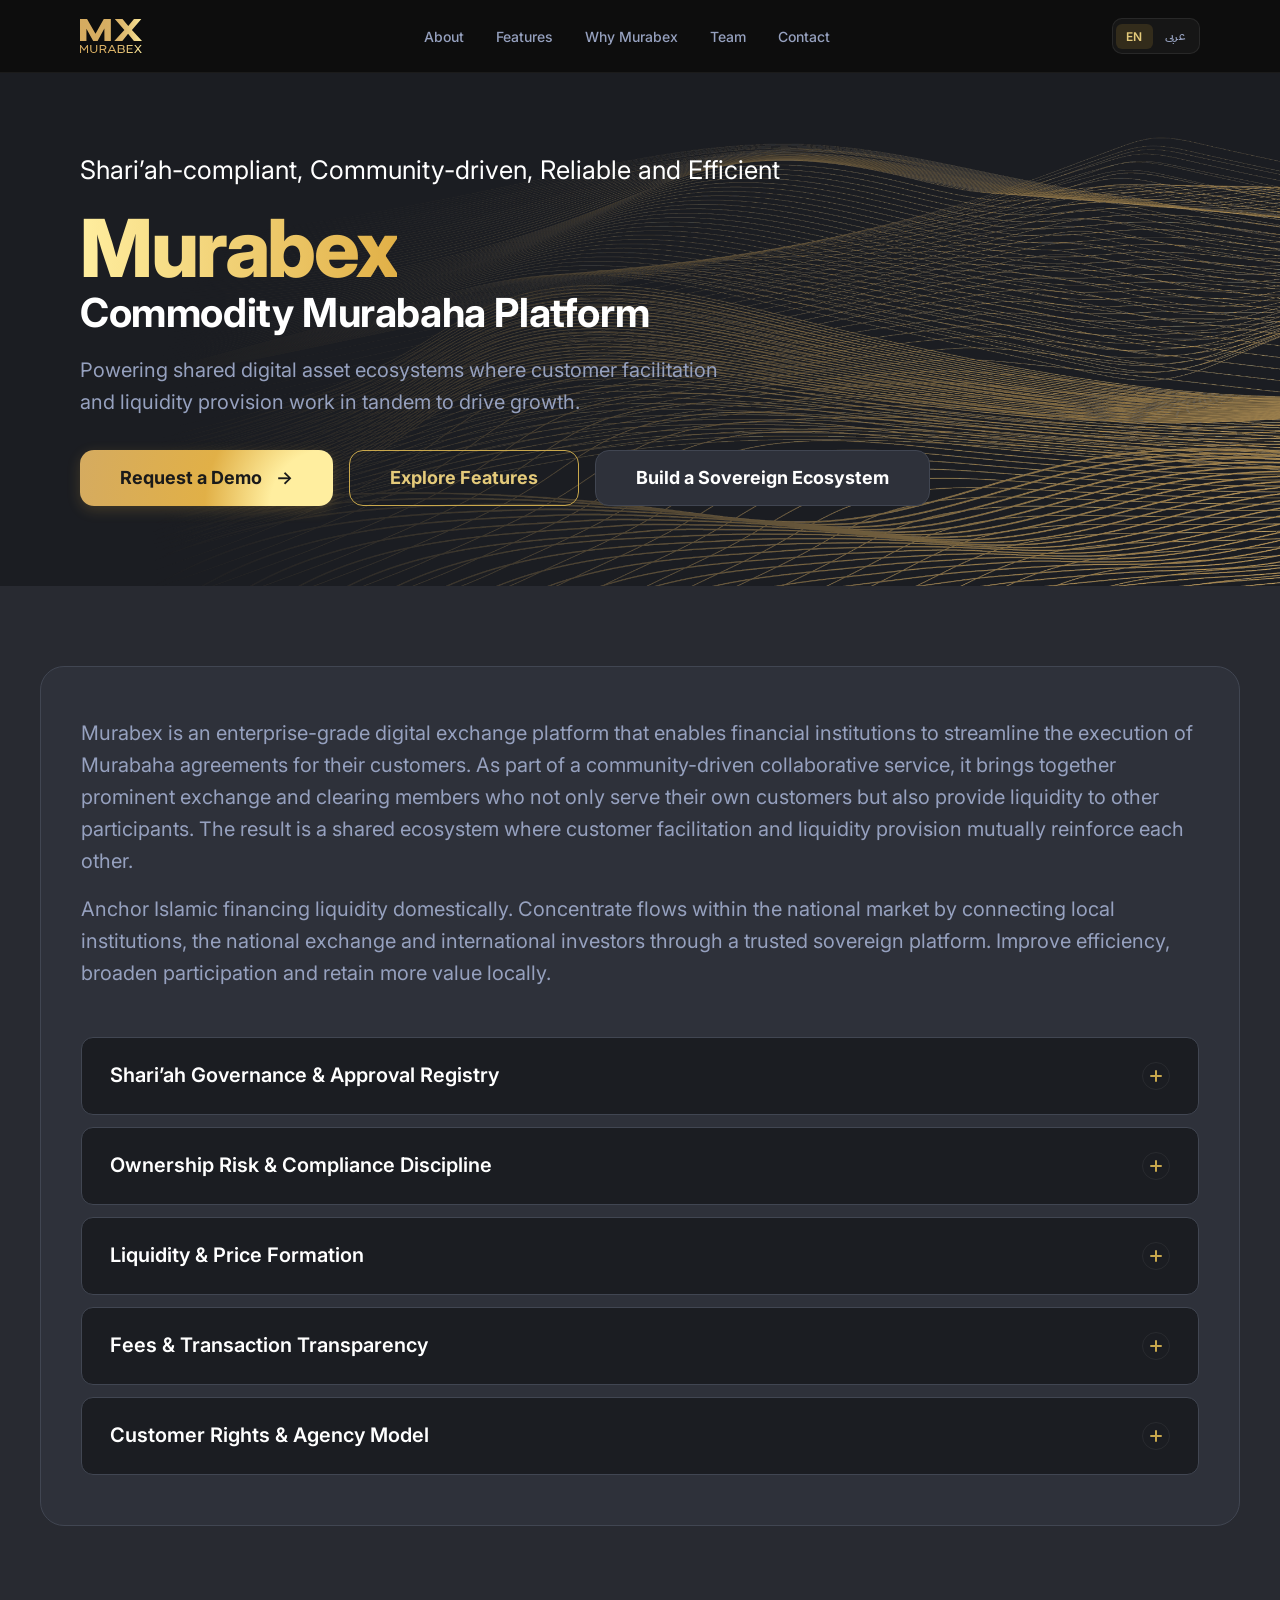
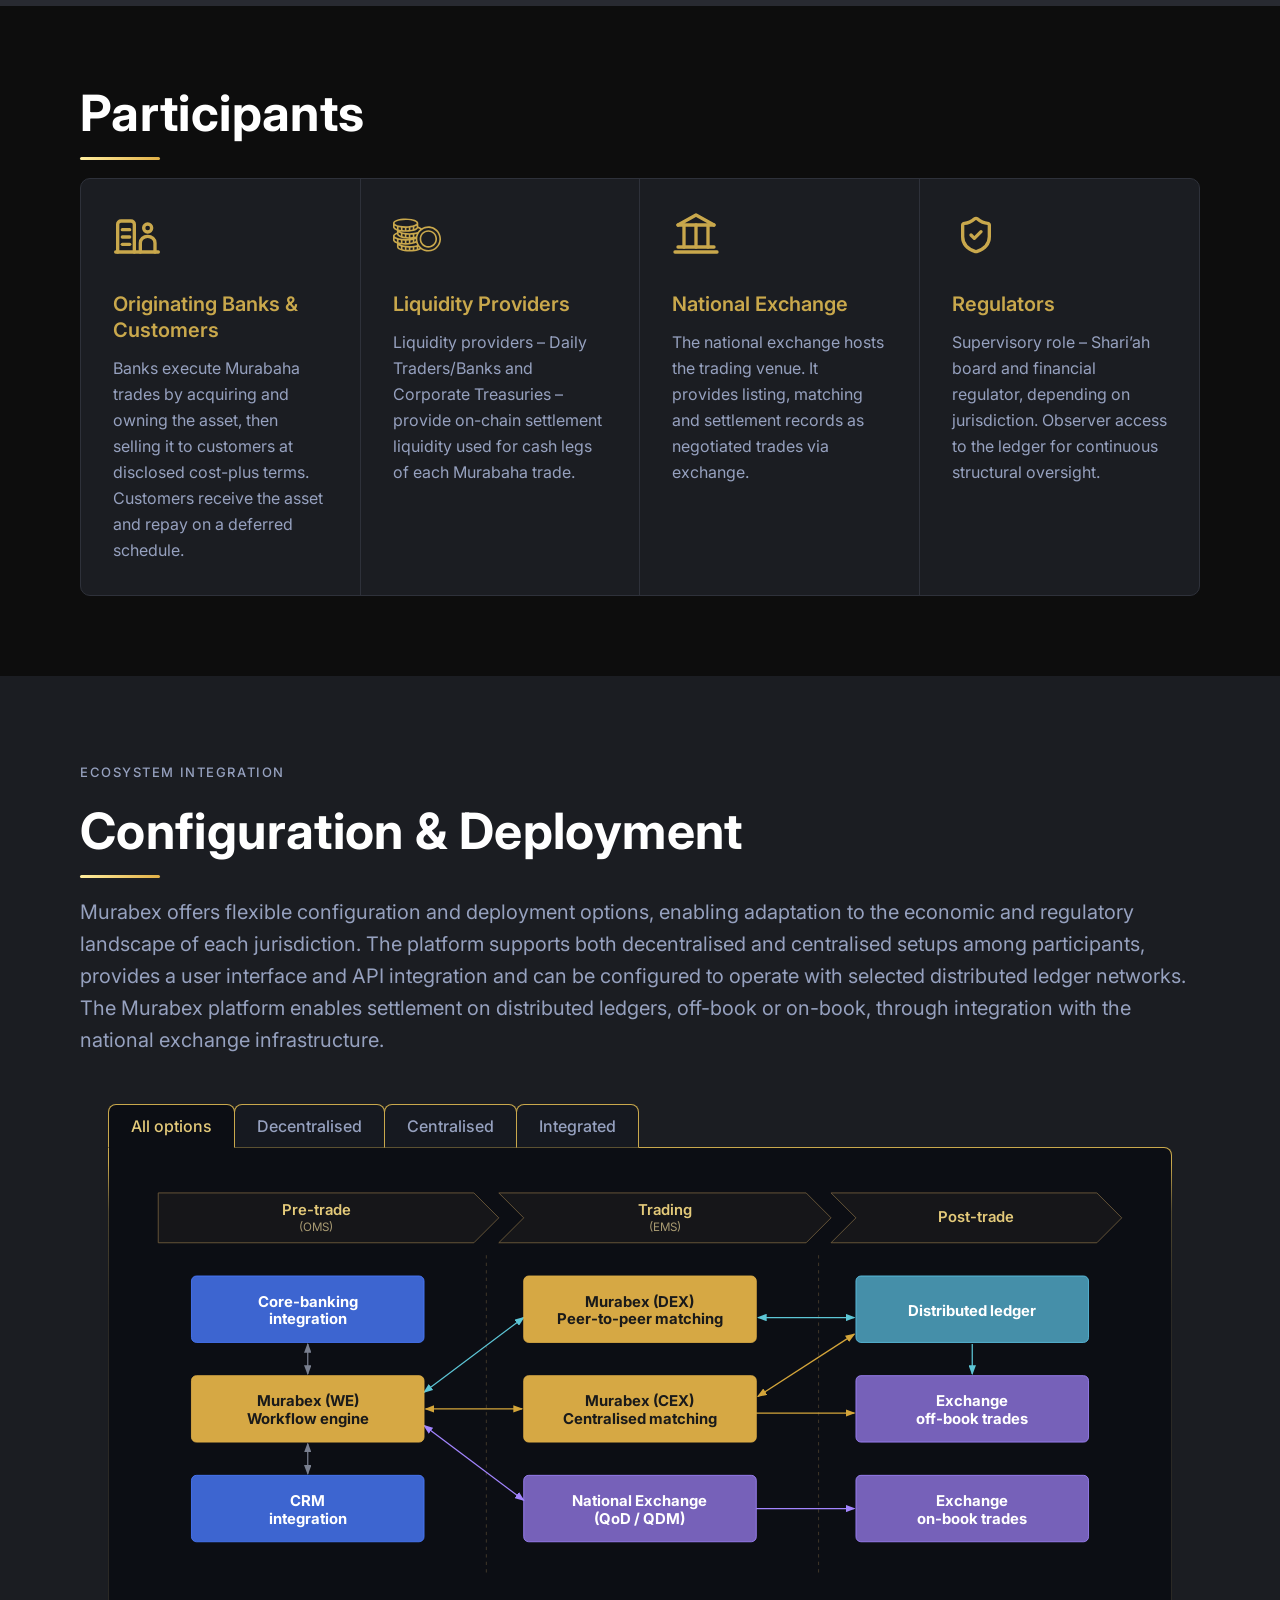
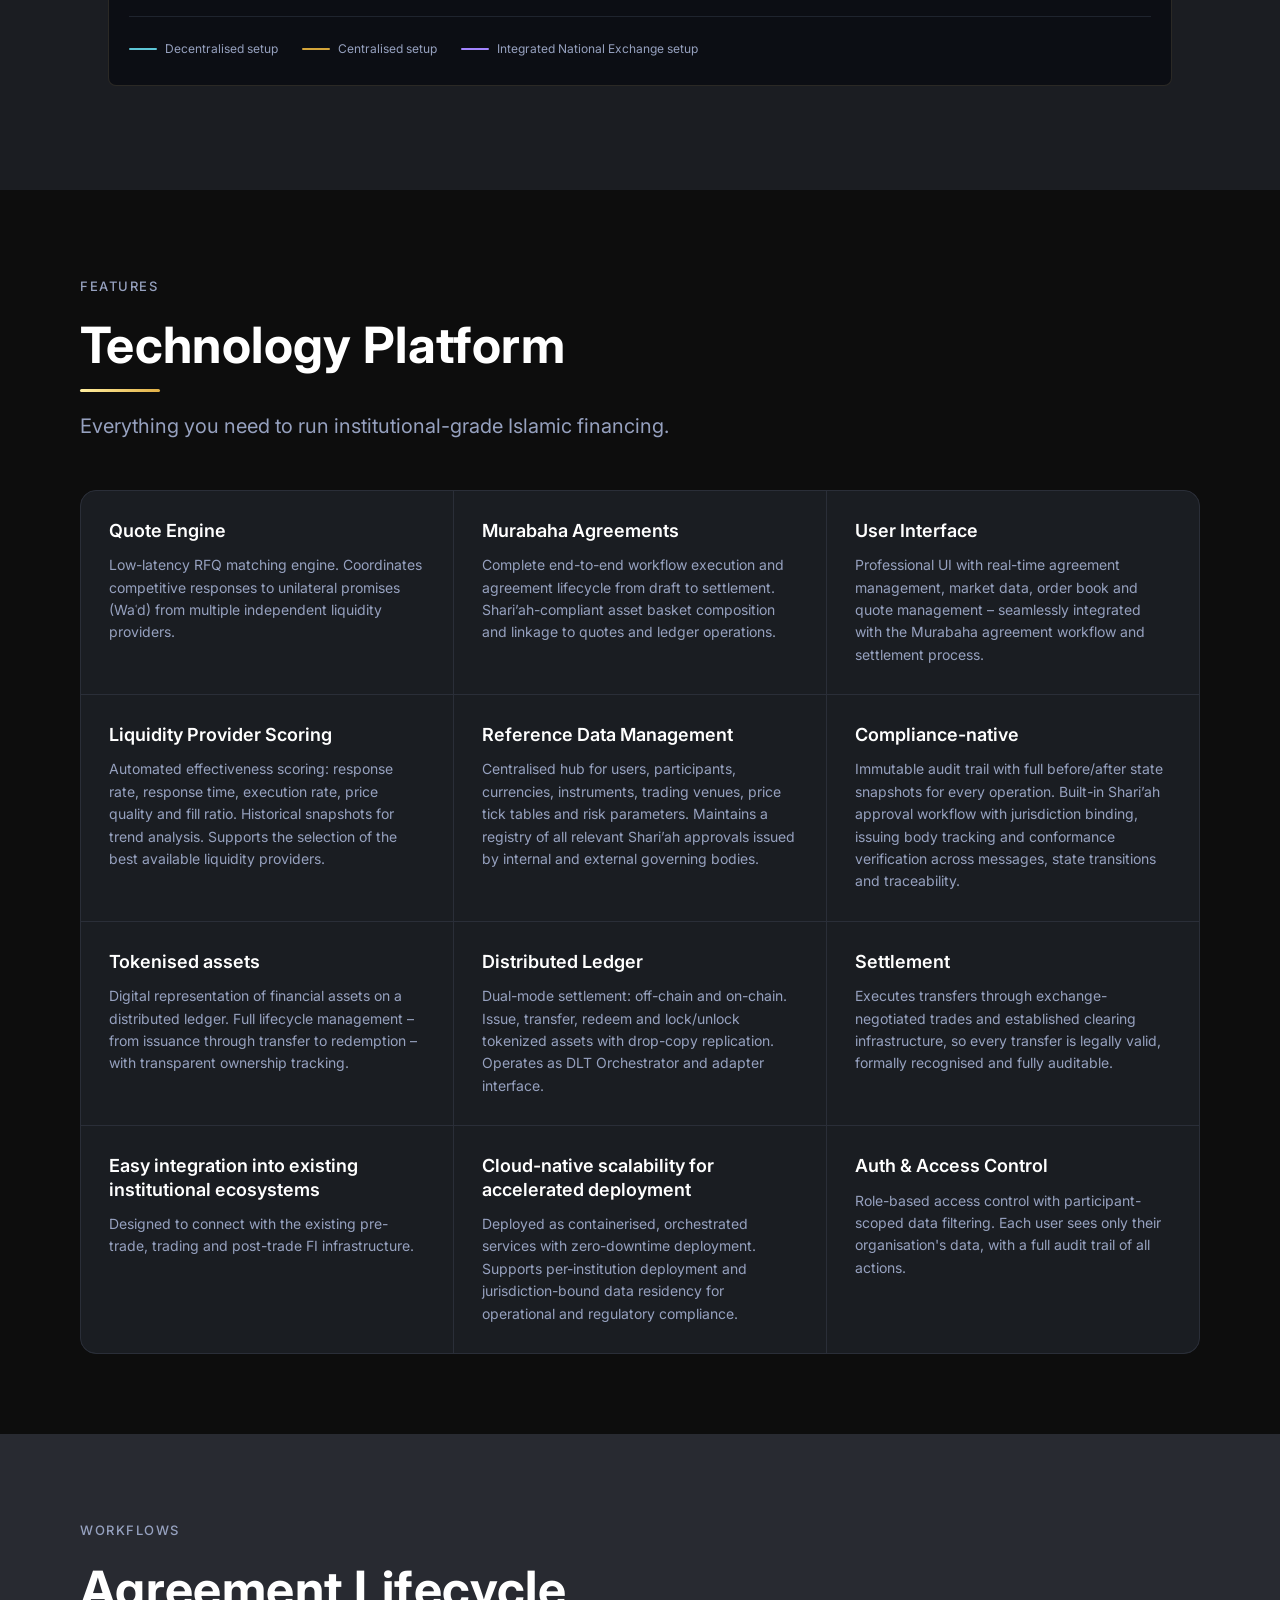
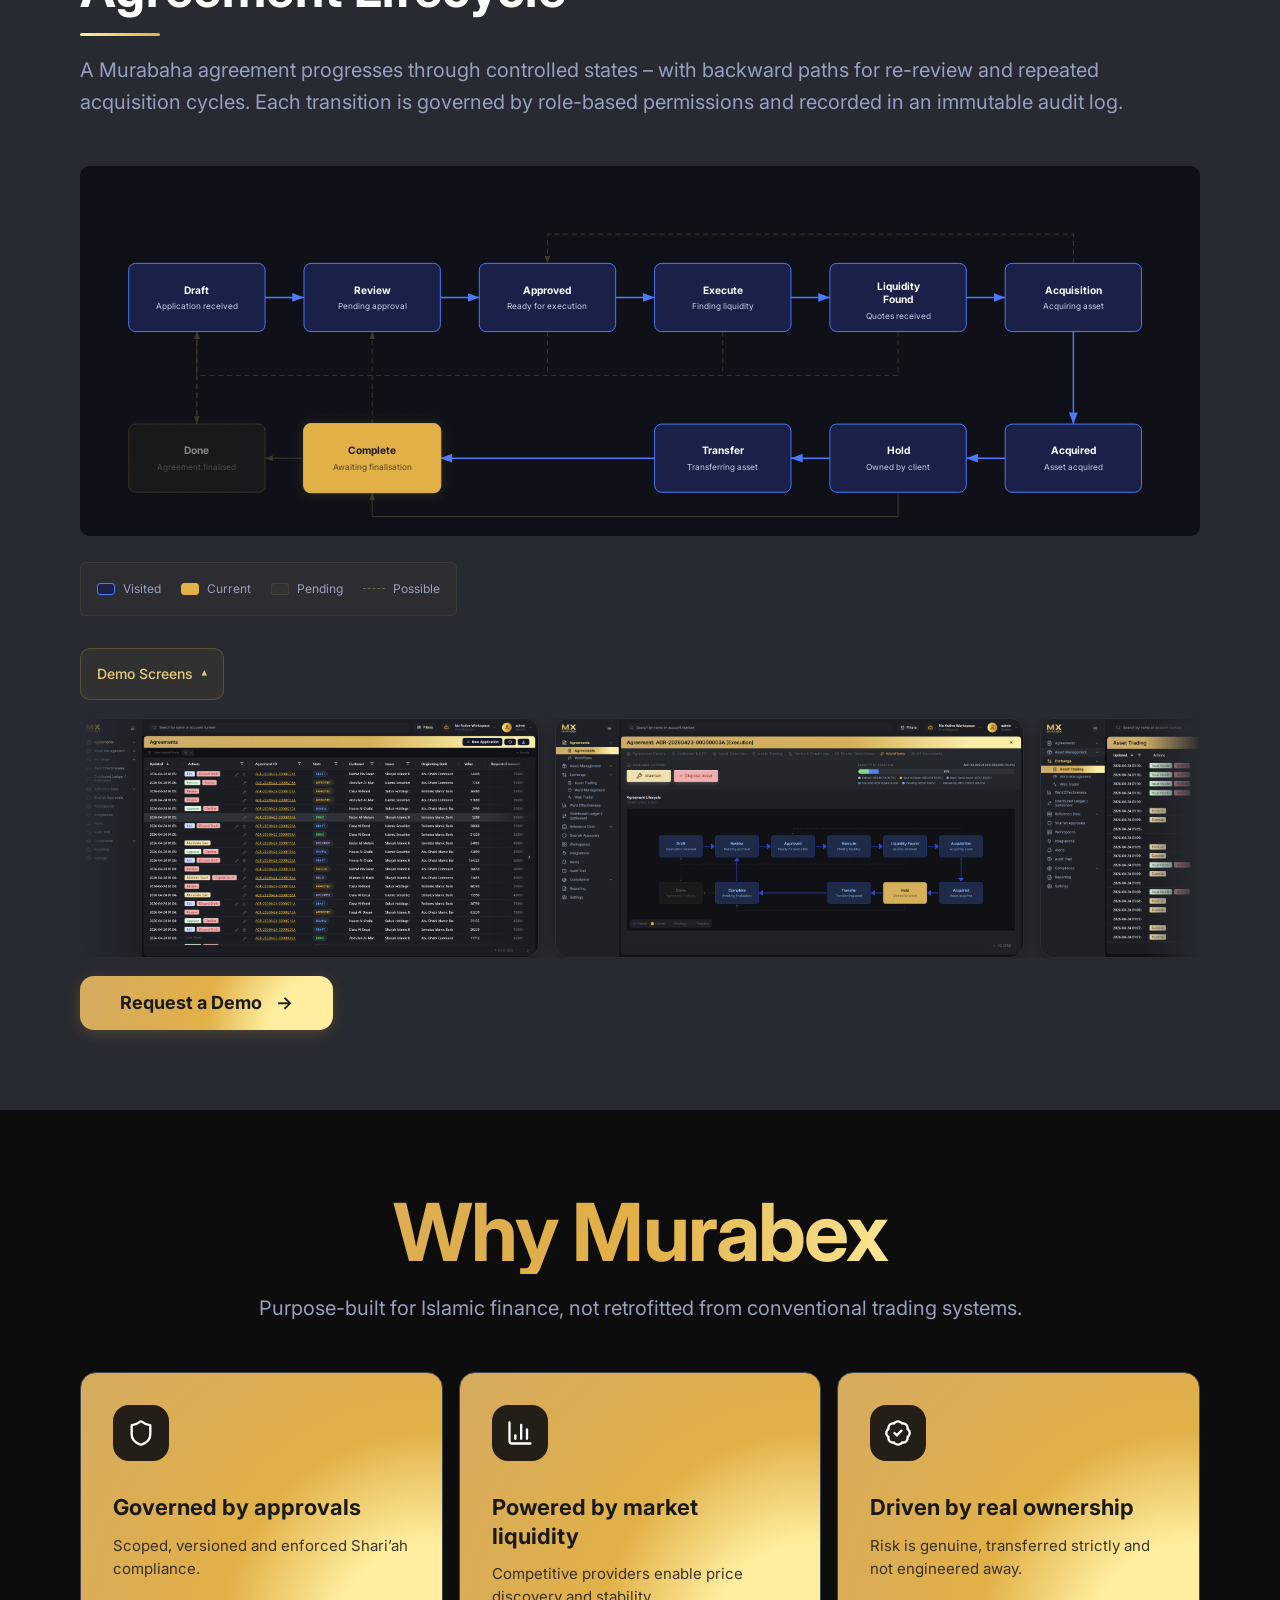
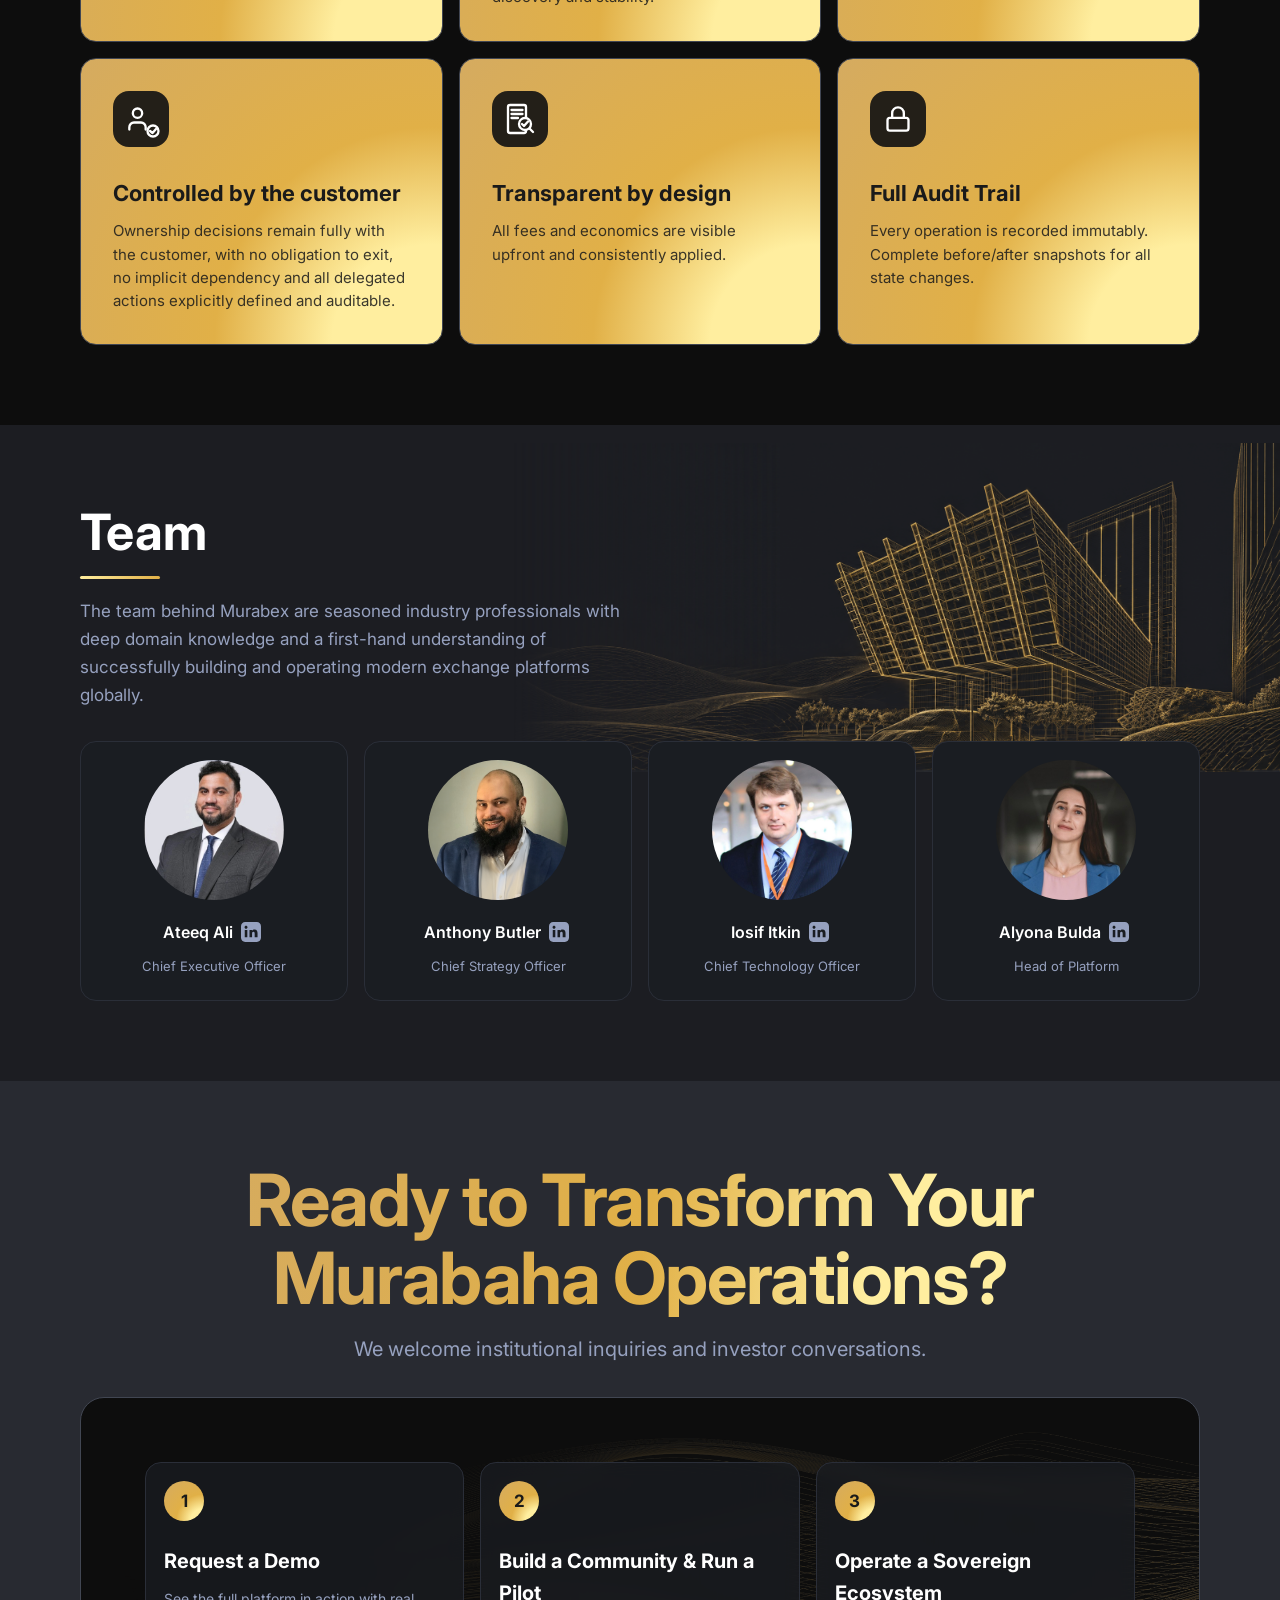
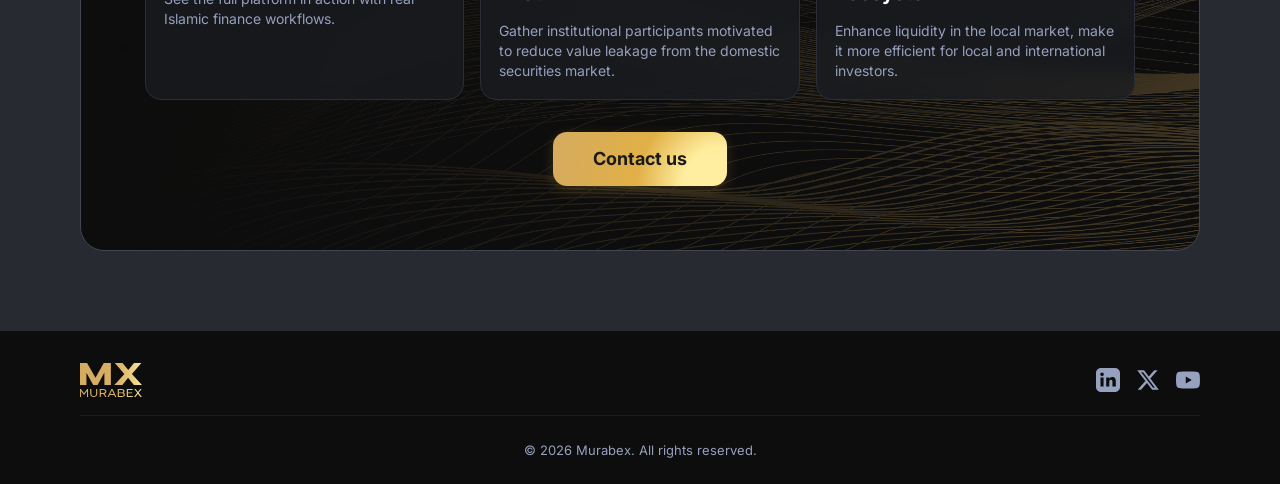
<file: index.html>
<!DOCTYPE html>
<html lang="en">
<head>
    <meta charset="UTF-8">
    <meta name="viewport" content="width=device-width, initial-scale=1.0">
    <meta name="color-scheme" content="dark">
    <meta name="theme-color" content="#0a0a0a">
    <meta name="referrer" content="strict-origin-when-cross-origin">
    <meta http-equiv="Permissions-Policy" content="camera=(), microphone=(), geolocation=(), payment=()">
    <title>Murabex — Digital Asset Exchange</title>
    <meta name="description" content="Shari'ah-compliant Commodity Murabaha Platform — community-driven, reliable, efficient.">
    <meta property="og:type" content="website">
    <meta property="og:title" content="Murabex — Digital Asset Exchange">
    <meta property="og:description" content="Shari'ah-compliant Commodity Murabaha Platform — community-driven, reliable, efficient.">
    <meta property="og:url" content="https://murabex.com/">
    <meta property="og:image" content="https://murabex.com/assets/images/M1.png">
    <meta property="og:image:width" content="878">
    <meta property="og:image:height" content="477">
    <meta property="og:locale" content="en_US">
    <meta name="twitter:card" content="summary_large_image">
    <meta name="twitter:title" content="Murabex — Digital Asset Exchange">
    <meta name="twitter:description" content="Shari'ah-compliant Commodity Murabaha Platform — community-driven, reliable, efficient.">
    <meta name="twitter:image" content="https://murabex.com/assets/images/M1.png">
    <link rel="icon" type="image/svg+xml" href="assets/icons/favicon.svg">
    <link rel="preconnect" href="https://fonts.googleapis.com">
    <link rel="preconnect" href="https://fonts.gstatic.com" crossorigin>
    <link href="https://fonts.googleapis.com/css2?family=IBM+Plex+Sans+Arabic:wght@300;400;500;600;700&family=Inter:wght@300;400;500;600;700;800;900&display=swap" rel="stylesheet">
    <link rel="stylesheet" href="css/style.css">
</head>
<body>

<!-- NAV -->
<nav>
    <div class="nav-inner">
        <a href="#hero" class="logo">
            <img src="assets/icons/logo.svg" alt="Murabex" class="logo-img">
        </a>
        <ul class="nav-links">
            <li><a href="#about">About</a></li>
            <li><a href="#configuration">Features</a></li>
            <li><a href="#why">Why Murabex</a></li>
            <li><a href="#team">Team</a></li>
            <li><a href="#contact">Contact</a></li>
        </ul>
        <div class="lang-switch" role="group" aria-label="Language">
            <button type="button" class="lang-btn is-active" data-lang="en" aria-pressed="true">EN</button>
            <button type="button" class="lang-btn" data-lang="ar" aria-pressed="false">عربى</button>
        </div>
        <button type="button" class="nav-toggle" aria-label="Open menu" aria-expanded="false" aria-controls="mobile-menu">
            <span></span><span></span><span></span>
        </button>
    </div>
</nav>

<!-- MOBILE MENU -->
<div class="mobile-menu" id="mobile-menu" aria-hidden="true">
    <div class="mobile-menu-backdrop" data-menu-close></div>
    <div class="mobile-menu-panel">
        <button type="button" class="mobile-menu-close" aria-label="Close menu" data-menu-close>&times;</button>
        <ul class="mobile-menu-links">
            <li><a href="#about" data-menu-close><span class="mobile-menu-num">01</span>About</a></li>
            <li><a href="#configuration" data-menu-close><span class="mobile-menu-num">02</span>Features</a></li>
            <li><a href="#why" data-menu-close><span class="mobile-menu-num">03</span>Why Murabex</a></li>
            <li><a href="#team" data-menu-close><span class="mobile-menu-num">04</span>Team</a></li>
            <li><a href="#contact" data-menu-close><span class="mobile-menu-num">05</span>Contact</a></li>
        </ul>
        <div class="lang-switch lang-switch--mobile" role="group" aria-label="Language">
            <button type="button" class="lang-btn is-active" data-lang="en" aria-pressed="true">EN</button>
            <button type="button" class="lang-btn" data-lang="ar" aria-pressed="false">عربى</button>
        </div>
    </div>
</div>

<!-- HERO -->
<section class="hero" id="hero">
    <img src="assets/images/dunes.png" alt="" class="hero-bg-image">
    <div class="hero-inner">
        <p class="hero-tagline">Shari&rsquo;ah-compliant, Community-driven, Reliable and Efficient</p>
        <h1><span class="gold-text">Murabex</span></h1><h2>Commodity Murabaha Platform</h2>
        <p class="hero-sub">Powering shared digital asset ecosystems where customer facilitation and liquidity provision work in tandem to drive growth.</p>
        <div class="hero-buttons">
            <a href="#contact" class="btn-gold with-arrow open-contact">Request a Demo</a>
            <a href="#features" class="btn-outline btn-outline-gold">Explore Features</a>
            <a href="#contact" class="btn-outline">Build a Sovereign Ecosystem</a>
        </div>
    </div>
</section>

<!-- ABOUT -->
<section class="about" id="about">
    <div class="container">
        <div class="about-box">
            <div class="about-text">
                <p>Murabex is an enterprise-grade digital exchange platform that enables financial institutions to streamline the execution of Murabaha agreements for their customers. As part of a community-driven collaborative service, it brings together prominent exchange and clearing members who not only serve their own customers but also provide liquidity to other participants. The result is a shared ecosystem where customer facilitation and liquidity provision mutually reinforce each other.</p>
                <p>Anchor Islamic financing liquidity domestically. Concentrate flows within the national market by connecting local institutions, the national exchange and international investors through a trusted sovereign platform. Improve efficiency, broaden participation and retain more value locally.</p>
            </div>

            <div class="accordion">
                <div class="accordion-item">
                    <button type="button" class="accordion-header" aria-expanded="false">
                        <span class="accordion-title">Shari’ah Governance & Approval Registry</span>
                        <span class="accordion-icon" aria-hidden="true"></span>
                    </button>
                    <div class="accordion-body-wrap">
                        <div class="accordion-body">
                            <p>Centrally governed approval framework with scoped applicability, lifecycle management and embedded enforcement across all workflows.</p>
                            <p>A centralised registry maintains all Shari&rsquo;ah approvals with clearly defined scope across assets, instruments, counterparties and workflow steps, ensuring only compliant combinations are permitted. It supports full lifecycle management, impact governance and audit traceability, while dynamically maintaining the eligible universe of instruments in line with approval updates.</p>
                        </div>
                    </div>
                </div>

                <div class="accordion-item">
                    <button type="button" class="accordion-header" aria-expanded="false">
                        <span class="accordion-title">Ownership Risk & Compliance Discipline</span>
                        <span class="accordion-icon" aria-hidden="true"></span>
                    </button>
                    <div class="accordion-body-wrap">
                        <div class="accordion-body">
                            <p>Genuine ownership risk borne by participants, with strict transfer rules and built-in prevention of non-compliant structures.</p>
                            <p>Participants bear full ownership risk throughout their holding period, with risk transferring only upon legal title transfer and constructive possession as enforced through execution, clearing and settlement. Embedded controls prevent artificial risk elimination and prohibited structures, including economically equivalent sell-and-buy-back arrangements, while ensuring full transparency, auditability and group-level compliance enforcement.</p>
                        </div>
                    </div>
                </div>

                <div class="accordion-item">
                    <button type="button" class="accordion-header" aria-expanded="false">
                        <span class="accordion-title">Liquidity & Price Formation</span>
                        <span class="accordion-icon" aria-hidden="true"></span>
                    </button>
                    <div class="accordion-body-wrap">
                        <div class="accordion-body">
                            <p>Competitive, multi-provider liquidity enabling continuous price discovery and stability through market participation.</p>
                            <p>A distributed network of independent liquidity providers responds competitively to Wa&lsquo;d requests, with pricing emerging from multiple perspectives and evolving continuously based on market conditions, demand and available inventory. Participation is entirely voluntary, while competition on price and responsiveness, combined with high transaction throughput, drives tighter spreads and supports organically emerging market stability.</p>
                        </div>
                    </div>
                </div>

                <div class="accordion-item">
                    <button type="button" class="accordion-header" aria-expanded="false">
                        <span class="accordion-title">Fees & Transaction Transparency</span>
                        <span class="accordion-icon" aria-hidden="true"></span>
                    </button>
                    <div class="accordion-body-wrap">
                        <div class="accordion-body">
                            <p>Configurable, fully transparent fee model with deterministic pre-trade visibility of transaction economics.</p>
                            <p>Fees are centrally governed yet flexible, with rule-based calculations derived from transaction parameters and applied uniformly across participants, ensuring fairness and consistency. All costs are fully disclosed pre-trade, with no hidden charges or post-trade adjustments, and are recorded at transaction level for complete auditability and alignment with true market pricing.</p>
                        </div>
                    </div>
                </div>

                <div class="accordion-item">
                    <button type="button" class="accordion-header" aria-expanded="false">
                        <span class="accordion-title">Customer Rights & Agency Model</span>
                        <span class="accordion-icon" aria-hidden="true"></span>
                    </button>
                    <div class="accordion-body-wrap">
                        <div class="accordion-body">
                            <p>Ownership rights are absolute and cannot be constrained; no pre-arranged exit or dependency is permitted; all agency actions are explicit, limited in scope and fully traceable.</p>
                            <p>Customers retain an unconditional right to hold the asset, enforced by the platform across workflows, documentation and audit records, with any Wa&lsquo;d disclosure allowed only post-transfer and without creating obligation or economic linkage. Where an agency (wak&#x101;lah) and messaging framework applies, mandates are strictly defined and all actions and disclosures are fully transparent and traceable.</p>
                        </div>
                    </div>
                </div>
            </div>
        </div>
    </div>
</section>

<!-- PARTICIPANTS -->
<section class="who-section" id="who">
    <div class="container">
        <h2 class="section-title">Participants</h2>
        <div class="audience-box">
            <div class="audience-grid">
                <div class="audience-card">
                    <img src="assets/icons/audience/banks-customers.svg" alt="" class="audience-icon">
                    <h4>Originating Banks &amp; Customers</h4>
                    <p>Banks execute Murabaha trades by acquiring and owning the asset, then selling it to customers at disclosed cost-plus terms. Customers receive the asset and repay on a deferred schedule.</p>
                </div>
                <div class="audience-card">
                    <img src="assets/icons/audience/liquidity-2.svg" alt="" class="audience-icon">
                    <h4>Liquidity Providers</h4>
                    <p>Liquidity providers &ndash; Daily Traders/Banks and Corporate Treasuries &ndash; provide on-chain settlement liquidity used for cash legs of each Murabaha trade.</p>
                </div>
                <div class="audience-card">
                    <img src="assets/icons/audience/national-exchange.svg" alt="" class="audience-icon">
                    <h4>National Exchange</h4>
                    <p>The national exchange hosts the trading venue. It provides listing, matching and settlement records as negotiated trades via exchange.</p>
                </div>
                <div class="audience-card">
                    <img src="assets/icons/audience/regulators.svg" alt="" class="audience-icon">
                    <h4>Regulators</h4>
                    <p>Supervisory role &ndash; Shari&rsquo;ah board and financial regulator, depending on jurisdiction. Observer access to the ledger for continuous structural oversight.</p>
                </div>
            </div>
        </div>
    </div>
</section>

<!-- CONFIGURATION & DEPLOYMENT -->
<section class="configuration" id="configuration">
    <div class="container">
        <p class="eyebrow">Ecosystem Integration</p>
        <h2 class="section-title">Configuration & Deployment</h2>
        <p class="section-sub">Murabex offers flexible configuration and deployment options, enabling adaptation to the economic and regulatory landscape of each jurisdiction. The platform supports both decentralised and centralised setups among participants, provides a user interface and API integration and can be configured to operate with selected distributed ledger networks. The Murabex platform enables settlement on distributed ledgers, off-book or on-book, through integration with the national exchange infrastructure.</p>

        <div class="arch-diagram" data-active-flow="all">
            <div class="arch-tabs" role="tablist" aria-label="Configuration setup">
                <button type="button" class="arch-tab is-active" data-flow="all" role="tab" aria-selected="true">All options</button>
                <button type="button" class="arch-tab" data-flow="decentralised" role="tab" aria-selected="false">Decentralised</button>
                <button type="button" class="arch-tab" data-flow="centralised" role="tab" aria-selected="false">Centralised</button>
                <button type="button" class="arch-tab" data-flow="integrated" role="tab" aria-selected="false">Integrated</button>
            </div>

            <div class="arch-panel">
                <div class="arch-svg-scroll">
                    <svg class="arch-svg" viewBox="0 0 1240 520" xmlns="http://www.w3.org/2000/svg" aria-label="Architecture diagram">
                        <defs>
                            <marker id="arr-internal" markerWidth="8" markerHeight="6" refX="7" refY="3" orient="auto-start-reverse"><path d="M0,0 L8,3 L0,6 Z" fill="#7a8090"/></marker>
                            <marker id="arr-decentralised" markerWidth="8" markerHeight="6" refX="7" refY="3" orient="auto-start-reverse"><path d="M0,0 L8,3 L0,6 Z" fill="#5dc6d6"/></marker>
                            <marker id="arr-centralised" markerWidth="8" markerHeight="6" refX="7" refY="3" orient="auto-start-reverse"><path d="M0,0 L8,3 L0,6 Z" fill="#d4a53a"/></marker>
                            <marker id="arr-integrated" markerWidth="8" markerHeight="6" refX="7" refY="3" orient="auto-start-reverse"><path d="M0,0 L8,3 L0,6 Z" fill="#a385ff"/></marker>
                        </defs>

                        <g class="arch-section">
                            <path class="arch-chevron" d="M40,30 L420,30 L450,60 L420,90 L40,90 Z"/>
                            <text class="arch-chevron-title" x="230" y="56">Pre-trade</text>
                            <text class="arch-chevron-subtitle" x="230" y="76">(OMS)</text>
                        </g>
                        <g class="arch-section">
                            <path class="arch-chevron" d="M450,30 L820,30 L850,60 L820,90 L450,90 L480,60 Z"/>
                            <text class="arch-chevron-title" x="650" y="56">Trading</text>
                            <text class="arch-chevron-subtitle" x="650" y="76">(EMS)</text>
                        </g>
                        <g class="arch-section">
                            <path class="arch-chevron" d="M850,30 L1170,30 L1200,60 L1170,90 L850,90 L880,60 Z"/>
                            <text class="arch-chevron-title" x="1025" y="65">Post-trade</text>
                        </g>

                        <line class="arch-separator" x1="435" y1="105" x2="435" y2="490"/>
                        <line class="arch-separator" x1="835" y1="105" x2="835" y2="490"/>

                        <g class="arch-arrow" data-flow="all decentralised centralised integrated">
                            <line x1="220" y1="212" x2="220" y2="248" stroke="#7a8090" stroke-width="1.5" marker-start="url(#arr-internal)" marker-end="url(#arr-internal)"/>
                        </g>
                        <g class="arch-arrow" data-flow="all decentralised centralised integrated">
                            <line x1="220" y1="332" x2="220" y2="368" stroke="#7a8090" stroke-width="1.5" marker-start="url(#arr-internal)" marker-end="url(#arr-internal)"/>
                        </g>

                        <g class="arch-arrow" data-flow="all decentralised">
                            <path d="M360,270 L480,180" fill="none" stroke="#5dc6d6" stroke-width="1.5" marker-start="url(#arr-decentralised)" marker-end="url(#arr-decentralised)"/>
                        </g>

                        <g class="arch-arrow" data-flow="all centralised">
                            <line x1="362" y1="290" x2="478" y2="290" stroke="#d4a53a" stroke-width="1.5" marker-start="url(#arr-centralised)" marker-end="url(#arr-centralised)"/>
                        </g>

                        <g class="arch-arrow" data-flow="all integrated">
                            <path d="M360,310 L480,400" fill="none" stroke="#a385ff" stroke-width="1.5" marker-start="url(#arr-integrated)" marker-end="url(#arr-integrated)"/>
                        </g>

                        <g class="arch-arrow" data-flow="all decentralised">
                            <line x1="762" y1="180" x2="878" y2="180" stroke="#5dc6d6" stroke-width="1.5" marker-start="url(#arr-decentralised)" marker-end="url(#arr-decentralised)"/>
                        </g>

                        <g class="arch-arrow" data-flow="all centralised">
                            <path d="M762,275 L878,200" fill="none" stroke="#d4a53a" stroke-width="1.5" marker-start="url(#arr-centralised)" marker-end="url(#arr-centralised)"/>
                        </g>

                        <g class="arch-arrow" data-flow="all centralised">
                            <line x1="760" y1="295" x2="878" y2="295" stroke="#d4a53a" stroke-width="1.5" marker-end="url(#arr-centralised)"/>
                        </g>

                        <g class="arch-arrow" data-flow="all decentralised">
                            <line x1="1020" y1="212" x2="1020" y2="248" stroke="#5dc6d6" stroke-width="1.5" marker-end="url(#arr-decentralised)"/>
                        </g>

                        <g class="arch-arrow" data-flow="all integrated">
                            <line x1="760" y1="410" x2="878" y2="410" stroke="#a385ff" stroke-width="1.5" marker-end="url(#arr-integrated)"/>
                        </g>

                        <g class="arch-node" data-node="core-banking" data-flow="all decentralised centralised integrated">
                            <rect class="arch-box" data-tier="bank" x="80" y="130" width="280" height="80" rx="6"/>
                            <text class="arch-label" x="220" y="167">Core-banking</text>
                            <text class="arch-sublabel" x="220" y="188">integration</text>
                        </g>
                        <g class="arch-node" data-node="murabex-we" data-flow="all decentralised centralised integrated">
                            <rect class="arch-box" data-tier="murabex" x="80" y="250" width="280" height="80" rx="6"/>
                            <text class="arch-label arch-label-gold" x="220" y="287">Murabex (WE)</text>
                            <text class="arch-sublabel" x="220" y="308">Workflow engine</text>
                        </g>
                        <g class="arch-node" data-node="crm" data-flow="all decentralised centralised integrated">
                            <rect class="arch-box" data-tier="bank" x="80" y="370" width="280" height="80" rx="6"/>
                            <text class="arch-label" x="220" y="407">CRM</text>
                            <text class="arch-sublabel" x="220" y="428">integration</text>
                        </g>

                        <g class="arch-node" data-node="murabex-dex" data-flow="all decentralised">
                            <rect class="arch-box" data-tier="murabex" x="480" y="130" width="280" height="80" rx="6"/>
                            <text class="arch-label arch-label-gold" x="620" y="167">Murabex (DEX)</text>
                            <text class="arch-sublabel" x="620" y="188">Peer-to-peer matching</text>
                        </g>
                        <g class="arch-node" data-node="murabex-cex" data-flow="all centralised">
                            <rect class="arch-box" data-tier="murabex" x="480" y="250" width="280" height="80" rx="6"/>
                            <text class="arch-label arch-label-gold" x="620" y="287">Murabex (CEX)</text>
                            <text class="arch-sublabel" x="620" y="308">Centralised matching</text>
                        </g>
                        <g class="arch-node" data-node="national-exchange" data-flow="all integrated">
                            <rect class="arch-box" data-tier="exchange" x="480" y="370" width="280" height="80" rx="6"/>
                            <text class="arch-label" x="620" y="407">National Exchange</text>
                            <text class="arch-sublabel" x="620" y="428">(QoD / QDM)</text>
                        </g>

                        <g class="arch-node" data-node="ledger" data-flow="all decentralised centralised">
                            <rect class="arch-box" data-tier="ledger" x="880" y="130" width="280" height="80" rx="6"/>
                            <text class="arch-label" x="1020" y="178">Distributed ledger</text>
                        </g>
                        <g class="arch-node" data-node="exchange-offbook" data-flow="all decentralised centralised">
                            <rect class="arch-box" data-tier="exchange" x="880" y="250" width="280" height="80" rx="6"/>
                            <text class="arch-label" x="1020" y="287">Exchange</text>
                            <text class="arch-sublabel" x="1020" y="308">off-book trades</text>
                        </g>
                        <g class="arch-node" data-node="exchange-onbook" data-flow="all integrated">
                            <rect class="arch-box" data-tier="exchange" x="880" y="370" width="280" height="80" rx="6"/>
                            <text class="arch-label" x="1020" y="407">Exchange</text>
                            <text class="arch-sublabel" x="1020" y="428">on-book trades</text>
                        </g>
                    </svg>
                </div>

                <div class="arch-legend">
                    <span class="arch-legend-item"><span class="arch-legend-line arch-legend-decentralised"></span>Decentralised setup</span>
                    <span class="arch-legend-item"><span class="arch-legend-line arch-legend-centralised"></span>Centralised setup</span>
                    <span class="arch-legend-item"><span class="arch-legend-line arch-legend-integrated"></span>Integrated National Exchange setup</span>
                </div>
            </div>
        </div>
    </div>
</section>

<!-- CAPABILITIES / KEY FEATURES -->
<section class="features" id="features">
    <div class="container">
        <p class="eyebrow">Features</p>
        <h2 class="section-title">Technology Platform</h2>
        <p class="section-sub">Everything you need to run institutional-grade Islamic financing.</p>

        <div class="features-slider">
        <div class="features-grid">
            <div class="f-card"><h3>Quote Engine</h3><p>Low-latency RFQ matching engine. Coordinates competitive responses to unilateral promises (Waʿd) from multiple independent liquidity providers.</p></div>
            <div class="f-card"><h3>Murabaha Agreements</h3><p>Complete end-to-end workflow execution and agreement lifecycle from draft to settlement. Shari’ah-compliant asset basket composition and linkage to quotes and ledger operations.</p></div>
            <div class="f-card"><h3>User Interface</h3><p>Professional UI with real-time agreement management, market data, order book and quote management &ndash; seamlessly integrated with the Murabaha agreement workflow and settlement process.</p></div>
            <div class="f-card"><h3>Liquidity Provider Scoring</h3><p>Automated effectiveness scoring: response rate, response time, execution rate, price quality and fill ratio. Historical snapshots for trend analysis. Supports the selection of the best available liquidity providers.</p></div>
            <div class="f-card"><h3>Reference Data Management</h3><p>Centralised hub for users, participants, currencies, instruments, trading venues, price tick tables and risk parameters. Maintains a registry of all relevant Shari’ah approvals issued by internal and external governing bodies.</p></div>
            <div class="f-card"><h3>Compliance-native</h3><p>Immutable audit trail with full before/after state snapshots for every operation. Built-in Shari’ah approval workflow with jurisdiction binding, issuing body tracking and conformance verification across messages, state transitions and traceability.</p></div>
            <div class="f-card"><h3>Tokenised assets</h3><p>Digital representation of financial assets on a distributed ledger. Full lifecycle management &ndash; from issuance through transfer to redemption &ndash; with transparent ownership tracking.</p></div>
            <div class="f-card"><h3>Distributed Ledger</h3><p>Dual-mode settlement: off-chain and on-chain. Issue, transfer, redeem and lock/unlock tokenized assets with drop-copy replication. Operates as DLT Orchestrator and adapter interface.</p></div>
            <div class="f-card"><h3>Settlement</h3><p>Executes transfers through exchange-negotiated trades and established clearing infrastructure, so every transfer is legally valid, formally recognised and fully auditable.</p></div>
            <div class="f-card"><h3>Easy integration into existing institutional ecosystems</h3><p>Designed to connect with the existing pre-trade, trading and post-trade FI infrastructure.</p></div>
            <div class="f-card"><h3>Cloud-native scalability for accelerated deployment</h3><p>Deployed as containerised, orchestrated services with zero-downtime deployment. Supports per-institution deployment and jurisdiction-bound data residency for operational and regulatory compliance.</p></div>
            <div class="f-card"><h3>Auth &amp; Access Control</h3><p>Role-based access control with participant-scoped data filtering. Each user sees only their organisation's data, with a full audit trail of all actions.</p></div>
        </div>
        <div class="features-slider-dots" role="tablist" aria-label="Slide navigation"></div>
        </div>
    </div>
</section>

<!-- AGREEMENT LIFECYCLE -->
<section class="lifecycle" id="lifecycle">
    <div class="container">
        <p class="eyebrow">Workflows</p>
        <h2 class="section-title">Agreement Lifecycle</h2>
        <p class="section-sub">A Murabaha agreement progresses through controlled states &ndash; with backward paths for re-review and repeated acquisition cycles. Each transition is governed by role-based permissions and recorded in an immutable audit log.</p>

        <div class="lifecycle-scroll">
            <svg id="lifecycle-svg" viewBox="0 0 1150 380" xmlns="http://www.w3.org/2000/svg" style="width: 100%; height: auto; min-width: 700px;">
                <defs>
                    <marker id="arrow-gold" markerWidth="8" markerHeight="6" refX="8" refY="3" orient="auto"><path d="M0,0 L8,3 L0,6 Z" fill="#c9a84c" stroke="none"/></marker>
                    <marker id="arrow-active" markerWidth="8" markerHeight="6" refX="8" refY="3" orient="auto"><path d="M0,0 L8,3 L0,6 Z" fill="#e4ca7a" stroke="none"/></marker>
                    <marker id="arrow-dim" markerWidth="8" markerHeight="6" refX="8" refY="3" orient="auto"><path d="M0,0 L8,3 L0,6 Z" fill="#3d3828" stroke="none"/></marker>
                    <marker id="arrow-blue" markerWidth="8" markerHeight="6" refX="8" refY="3" orient="auto"><path d="M0,0 L8,3 L0,6 Z" fill="#4A7BFF" stroke="none"/></marker>
                    <pattern id="dots" x="0" y="0" width="20" height="20" patternUnits="userSpaceOnUse"><circle cx="10" cy="10" r="0.7" fill="rgba(201,168,76,0.04)"/></pattern>
                    <filter id="glow" x="-30%" y="-30%" width="160%" height="160%"><feGaussianBlur stdDeviation="5" result="b"/><feFlood flood-color="#c9a84c" flood-opacity="0.35" result="c"/><feComposite in="c" in2="b" operator="in" result="s"/><feMerge><feMergeNode in="s"/><feMergeNode in="SourceGraphic"/></feMerge></filter>
                    <radialGradient id="pg"><stop offset="0%" stop-color="#e4ca7a"/><stop offset="100%" stop-color="#c9a84c" stop-opacity="0"/></radialGradient>
                </defs>
                <rect width="1150" height="380" rx="10" fill="#101118"/>
                <rect width="1150" height="380" rx="10" fill="url(#dots)"/>

                <!-- Forward edges -->
                <line class="fwd-edge" x1="190" y1="135" x2="230" y2="135" stroke="#3d3828" stroke-width="1" marker-end="url(#arrow-dim)"/>
                <line class="fwd-edge" x1="370" y1="135" x2="410" y2="135" stroke="#3d3828" stroke-width="1" marker-end="url(#arrow-dim)"/>
                <line class="fwd-edge" x1="550" y1="135" x2="590" y2="135" stroke="#3d3828" stroke-width="1" marker-end="url(#arrow-dim)"/>
                <line class="fwd-edge" x1="730" y1="135" x2="770" y2="135" stroke="#3d3828" stroke-width="1" marker-end="url(#arrow-dim)"/>
                <line class="fwd-edge" x1="910" y1="135" x2="950" y2="135" stroke="#3d3828" stroke-width="1" marker-end="url(#arrow-dim)"/>
                <line class="fwd-edge" x1="1020" y1="170" x2="1020" y2="265" stroke="#3d3828" stroke-width="1" marker-end="url(#arrow-dim)"/>
                <line class="fwd-edge" x1="950" y1="300" x2="910" y2="300" stroke="#3d3828" stroke-width="1" marker-end="url(#arrow-dim)"/>
                <line class="fwd-edge" x1="770" y1="300" x2="730" y2="300" stroke="#3d3828" stroke-width="1" marker-end="url(#arrow-dim)"/>
                <line class="fwd-edge" x1="590" y1="300" x2="370" y2="300" stroke="#3d3828" stroke-width="1" marker-end="url(#arrow-dim)"/>
                <line class="fwd-edge" x1="230" y1="300" x2="190" y2="300" stroke="#3d3828" stroke-width="1" marker-end="url(#arrow-dim)"/>

                <!-- Backward edges -->
                <path d="M1020,100 L1020,70 L480,70 L480,100" fill="none" stroke="#3d3828" stroke-width="1" stroke-dasharray="5,4" marker-end="url(#arrow-dim)"/>
                <line x1="480" y1="170" x2="480" y2="215" stroke="#3d3828" stroke-width="1" stroke-dasharray="5,4"/>
                <line x1="660" y1="170" x2="660" y2="215" stroke="#3d3828" stroke-width="1" stroke-dasharray="5,4"/>
                <path d="M840,170 L840,215 L120,215 L120,170" fill="none" stroke="#3d3828" stroke-width="1" stroke-dasharray="5,4" marker-end="url(#arrow-dim)"/>
                <line x1="120" y1="170" x2="120" y2="265" stroke="#3d3828" stroke-width="1" stroke-dasharray="5,4" marker-end="url(#arrow-dim)"/>
                <line x1="120" y1="265" x2="120" y2="170" stroke="#3d3828" stroke-width="1" stroke-dasharray="5,4" marker-end="url(#arrow-dim)"/>
                <line x1="300" y1="265" x2="300" y2="170" stroke="#3d3828" stroke-width="1" stroke-dasharray="5,4" marker-end="url(#arrow-dim)"/>
                <path class="fwd-edge" d="M840,335 L840,360 L300,360 L300,335" fill="none" stroke="#3d3828" stroke-width="1" marker-end="url(#arrow-dim)"/>

                <!-- Nodes row 1 -->
                <g class="lc-node" data-index="0"><rect class="node-glow" x="50" y="100" width="140" height="70" rx="7" fill="none" stroke="#c9a84c" stroke-width="2" filter="url(#glow)" opacity="0"/><rect class="node-bg" x="50" y="100" width="140" height="70" rx="7" fill="rgba(201,168,76,0.05)" stroke="rgba(201,168,76,0.2)" stroke-width="1"/><text x="120" y="131" fill="#8a8680" font-size="10.5" font-weight="700" font-family="Inter,sans-serif" text-anchor="middle">Draft</text><text class="node-desc" x="120" y="147" fill="#4e4a44" font-size="8.5" font-family="Inter,sans-serif" text-anchor="middle">Application received</text></g>
                <g class="lc-node" data-index="1"><rect class="node-glow" x="230" y="100" width="140" height="70" rx="7" fill="none" stroke="#c9a84c" stroke-width="2" filter="url(#glow)" opacity="0"/><rect class="node-bg" x="230" y="100" width="140" height="70" rx="7" fill="rgba(201,168,76,0.05)" stroke="rgba(201,168,76,0.2)" stroke-width="1"/><text x="300" y="131" fill="#8a8680" font-size="10.5" font-weight="700" font-family="Inter,sans-serif" text-anchor="middle">Review</text><text class="node-desc" x="300" y="147" fill="#4e4a44" font-size="8.5" font-family="Inter,sans-serif" text-anchor="middle">Pending approval</text></g>
                <g class="lc-node" data-index="2"><rect class="node-glow" x="410" y="100" width="140" height="70" rx="7" fill="none" stroke="#c9a84c" stroke-width="2" filter="url(#glow)" opacity="0"/><rect class="node-bg" x="410" y="100" width="140" height="70" rx="7" fill="rgba(201,168,76,0.05)" stroke="rgba(201,168,76,0.2)" stroke-width="1"/><text x="480" y="131" fill="#8a8680" font-size="10.5" font-weight="700" font-family="Inter,sans-serif" text-anchor="middle">Approved</text><text class="node-desc" x="480" y="147" fill="#4e4a44" font-size="8.5" font-family="Inter,sans-serif" text-anchor="middle">Ready for execution</text></g>
                <g class="lc-node" data-index="3"><rect class="node-glow" x="590" y="100" width="140" height="70" rx="7" fill="none" stroke="#c9a84c" stroke-width="2" filter="url(#glow)" opacity="0"/><rect class="node-bg" x="590" y="100" width="140" height="70" rx="7" fill="rgba(201,168,76,0.05)" stroke="rgba(201,168,76,0.2)" stroke-width="1"/><text x="660" y="131" fill="#8a8680" font-size="10.5" font-weight="700" font-family="Inter,sans-serif" text-anchor="middle">Execute</text><text class="node-desc" x="660" y="147" fill="#4e4a44" font-size="8.5" font-family="Inter,sans-serif" text-anchor="middle">Finding liquidity</text></g>
                <g class="lc-node" data-index="4"><rect class="node-glow" x="770" y="100" width="140" height="70" rx="7" fill="none" stroke="#c9a84c" stroke-width="2" filter="url(#glow)" opacity="0"/><rect class="node-bg" x="770" y="100" width="140" height="70" rx="7" fill="rgba(201,168,76,0.05)" stroke="rgba(201,168,76,0.2)" stroke-width="1"/><text x="840" y="127" fill="#8a8680" font-size="10.5" font-weight="700" font-family="Inter,sans-serif" text-anchor="middle">Liquidity</text><text x="840" y="141" fill="#8a8680" font-size="10.5" font-weight="700" font-family="Inter,sans-serif" text-anchor="middle">Found</text><text class="node-desc" x="840" y="157" fill="#4e4a44" font-size="8.5" font-family="Inter,sans-serif" text-anchor="middle">Quotes received</text></g>
                <g class="lc-node" data-index="5"><rect class="node-glow" x="950" y="100" width="140" height="70" rx="7" fill="none" stroke="#c9a84c" stroke-width="2" filter="url(#glow)" opacity="0"/><rect class="node-bg" x="950" y="100" width="140" height="70" rx="7" fill="rgba(201,168,76,0.05)" stroke="rgba(201,168,76,0.2)" stroke-width="1"/><text x="1020" y="131" fill="#8a8680" font-size="10.5" font-weight="700" font-family="Inter,sans-serif" text-anchor="middle">Acquisition</text><text class="node-desc" x="1020" y="147" fill="#4e4a44" font-size="8.5" font-family="Inter,sans-serif" text-anchor="middle">Acquiring asset</text></g>

                <!-- Nodes row 2 -->
                <g class="lc-node" data-index="6"><rect class="node-glow" x="950" y="265" width="140" height="70" rx="7" fill="none" stroke="#c9a84c" stroke-width="2" filter="url(#glow)" opacity="0"/><rect class="node-bg" x="950" y="265" width="140" height="70" rx="7" fill="rgba(201,168,76,0.05)" stroke="rgba(201,168,76,0.2)" stroke-width="1"/><text x="1020" y="296" fill="#8a8680" font-size="10.5" font-weight="700" font-family="Inter,sans-serif" text-anchor="middle">Acquired</text><text class="node-desc" x="1020" y="312" fill="#4e4a44" font-size="8.5" font-family="Inter,sans-serif" text-anchor="middle">Asset acquired</text></g>
                <g class="lc-node" data-index="7"><rect class="node-glow" x="770" y="265" width="140" height="70" rx="7" fill="none" stroke="#c9a84c" stroke-width="2" filter="url(#glow)" opacity="0"/><rect class="node-bg" x="770" y="265" width="140" height="70" rx="7" fill="rgba(201,168,76,0.05)" stroke="rgba(201,168,76,0.2)" stroke-width="1"/><text x="840" y="296" fill="#8a8680" font-size="10.5" font-weight="700" font-family="Inter,sans-serif" text-anchor="middle">Hold</text><text class="node-desc" x="840" y="312" fill="#4e4a44" font-size="8.5" font-family="Inter,sans-serif" text-anchor="middle">Owned by client</text></g>
                <g class="lc-node" data-index="8"><rect class="node-glow" x="590" y="265" width="140" height="70" rx="7" fill="none" stroke="#c9a84c" stroke-width="2" filter="url(#glow)" opacity="0"/><rect class="node-bg" x="590" y="265" width="140" height="70" rx="7" fill="rgba(201,168,76,0.05)" stroke="rgba(201,168,76,0.2)" stroke-width="1"/><text x="660" y="296" fill="#8a8680" font-size="10.5" font-weight="700" font-family="Inter,sans-serif" text-anchor="middle">Transfer</text><text class="node-desc" x="660" y="312" fill="#4e4a44" font-size="8.5" font-family="Inter,sans-serif" text-anchor="middle">Transferring asset</text></g>
                <g class="lc-node" data-index="9"><rect class="node-glow" x="230" y="265" width="140" height="70" rx="7" fill="none" stroke="#c9a84c" stroke-width="2" filter="url(#glow)" opacity="0"/><rect class="node-bg" x="230" y="265" width="140" height="70" rx="7" fill="rgba(201,168,76,0.05)" stroke="rgba(201,168,76,0.2)" stroke-width="1"/><text x="300" y="296" fill="#8a8680" font-size="10.5" font-weight="700" font-family="Inter,sans-serif" text-anchor="middle">Complete</text><text class="node-desc" x="300" y="312" fill="#4e4a44" font-size="8.5" font-family="Inter,sans-serif" text-anchor="middle">Awaiting finalisation</text></g>
                <g class="lc-node" data-index="10"><rect class="node-glow" x="50" y="265" width="140" height="70" rx="7" fill="none" stroke="#c9a84c" stroke-width="2" filter="url(#glow)" opacity="0"/><rect class="node-bg" x="50" y="265" width="140" height="70" rx="7" fill="rgba(201,168,76,0.05)" stroke="rgba(201,168,76,0.2)" stroke-width="1"/><text x="120" y="296" fill="#8a8680" font-size="10.5" font-weight="700" font-family="Inter,sans-serif" text-anchor="middle">Done</text><text class="node-desc" x="120" y="312" fill="#4e4a44" font-size="8.5" font-family="Inter,sans-serif" text-anchor="middle">Agreement finalised</text></g>

                <circle id="particle" r="4" fill="url(#pg)" opacity="0"/>
            </svg>
        </div>

        <div class="lifecycle-legend">
            <span class="lc-legend-item"><span class="lc-legend-box lc-legend-visited"></span>Visited</span>
            <span class="lc-legend-item"><span class="lc-legend-box lc-legend-current"></span>Current</span>
            <span class="lc-legend-item"><span class="lc-legend-box lc-legend-pending"></span>Pending</span>
            <span class="lc-legend-item"><span class="lc-legend-line-dashed"></span>Possible</span>
        </div>

        <details class="ui-preview" open>
            <summary>Demo Screens</summary>
            <div class="ui-marquee" aria-label="Platform UI preview">
                <div class="ui-marquee-track">
                    <img src="assets/images/ui/ui-1.png" alt="" class="ui-card">
                    <img src="assets/images/ui/ui-2.png" alt="" class="ui-card">
                    <img src="assets/images/ui/ui-3.png" alt="" class="ui-card">
                    <img src="assets/images/ui/ui-4.png" alt="" class="ui-card">
                    <img src="assets/images/ui/ui-1.png" alt="" class="ui-card" aria-hidden="true">
                    <img src="assets/images/ui/ui-2.png" alt="" class="ui-card" aria-hidden="true">
                    <img src="assets/images/ui/ui-3.png" alt="" class="ui-card" aria-hidden="true">
                    <img src="assets/images/ui/ui-4.png" alt="" class="ui-card" aria-hidden="true">
                </div>
            </div>

            <div class="hero-buttons">
                <a href="#contact" class="btn-gold with-arrow open-contact">Request a Demo</a>
            </div>
        </details>
    </div>
</section>

<!-- WHY MURABEX -->
<section class="why-section" id="why">
    <div class="container">
        <h2 class="why-title">Why Murabex</h2>
        <p class="why-sub">Purpose-built for Islamic finance, not retrofitted from conventional trading systems.</p>
        <div class="why-slider">
        <div class="why-grid">
            <div class="w-card"><img src="assets/icons/why/sharia-compliant.svg" alt="" class="w-icon"><h4>Governed by approvals</h4><p>Scoped, versioned and enforced Shari&rsquo;ah compliance.</p></div>
            <div class="w-card"><img src="assets/icons/why/market-liquidity.svg" alt="" class="w-icon"><h4>Powered by market liquidity</h4><p>Competitive providers enable price discovery and stability.</p></div>
            <div class="w-card"><img src="assets/icons/why/production-ready.svg" alt="" class="w-icon"><h4>Driven by real ownership</h4><p>Risk is genuine, transferred strictly and not engineered away.</p></div>
            <div class="w-card"><img src="assets/icons/why/customer-control.svg" alt="" class="w-icon"><h4>Controlled by the customer</h4><p>Ownership decisions remain fully with the customer, with no obligation to exit, no implicit dependency and all delegated actions explicitly defined and auditable.</p></div>
            <div class="w-card"><img src="assets/icons/why/transparent-design.svg" alt="" class="w-icon"><h4>Transparent by design</h4><p>All fees and economics are visible upfront and consistently applied.</p></div>
            <div class="w-card"><img src="assets/icons/why/full-audit-trail.svg" alt="" class="w-icon"><h4>Full Audit Trail</h4><p>Every operation is recorded immutably. Complete before/after snapshots for all state changes.</p></div>
        </div>
        <div class="why-slider-dots" role="tablist" aria-label="Slide navigation"></div>
        </div>
    </div>
</section>

<!-- TEAM -->
<section class="team" id="team">
    <img src="assets/images/adgm.png" alt="" class="team-bg-image">
    <div class="container">
        <h2 class="section-title">Team</h2>

        <div class="team-intro">
            <div class="team-intro-text">
                <p>The team behind Murabex are seasoned industry professionals with deep domain knowledge and a first-hand understanding of successfully building and operating modern exchange platforms globally.</p>
            </div>
        </div>

        <div class="team-grid">
            <div class="team-card">
                <div class="team-avatar">
                    <img src="assets/images/team/ateeq-ali.png" alt="Ateeq Ali">
                </div>
                <h4>Ateeq Ali<a class="team-linkedin" href="https://www.linkedin.com/in/ateeq-ali/" aria-label="Ateeq Ali on LinkedIn" target="_blank" rel="noopener noreferrer"><svg viewBox="0 0 24 24" fill="currentColor" aria-hidden="true" focusable="false"><path d="M19 0H5C2.24 0 0 2.24 0 5v14c0 2.76 2.24 5 5 5h14c2.76 0 5-2.24 5-5V5c0-2.76-2.24-5-5-5zM7.59 18.4H4.5V9.5h3.09v8.9zM6.04 8.16c-.99 0-1.79-.81-1.79-1.8s.8-1.8 1.79-1.8c.99 0 1.79.81 1.79 1.8s-.8 1.8-1.79 1.8zM19.5 18.4h-3.09v-4.34c0-1.04-.02-2.37-1.45-2.37-1.45 0-1.67 1.13-1.67 2.3v4.41H10.2V9.5h2.97v1.22h.04c.41-.78 1.42-1.6 2.93-1.6 3.13 0 3.71 2.06 3.71 4.74v4.54z"/></svg></a></h4>
                <p>Chief Executive Officer</p>
            </div>
            <div class="team-card">
                <div class="team-avatar">
                    <img src="assets/images/team/anthony-butler.png" alt="Anthony Butler">
                </div>
                <h4>Anthony Butler<a class="team-linkedin" href="https://www.linkedin.com/in/butleranthony/" aria-label="Anthony Butler on LinkedIn" target="_blank" rel="noopener noreferrer"><svg viewBox="0 0 24 24" fill="currentColor" aria-hidden="true" focusable="false"><path d="M19 0H5C2.24 0 0 2.24 0 5v14c0 2.76 2.24 5 5 5h14c2.76 0 5-2.24 5-5V5c0-2.76-2.24-5-5-5zM7.59 18.4H4.5V9.5h3.09v8.9zM6.04 8.16c-.99 0-1.79-.81-1.79-1.8s.8-1.8 1.79-1.8c.99 0 1.79.81 1.79 1.8s-.8 1.8-1.79 1.8zM19.5 18.4h-3.09v-4.34c0-1.04-.02-2.37-1.45-2.37-1.45 0-1.67 1.13-1.67 2.3v4.41H10.2V9.5h2.97v1.22h.04c.41-.78 1.42-1.6 2.93-1.6 3.13 0 3.71 2.06 3.71 4.74v4.54z"/></svg></a></h4>
                <p>Chief Strategy Officer</p>
            </div>
            <div class="team-card">
                <div class="team-avatar">
                    <img src="assets/images/team/iosif-itkin.png" alt="Iosif Itkin">
                </div>
                <h4>Iosif Itkin<a class="team-linkedin" href="https://www.linkedin.com/in/iosifitkin/" aria-label="Iosif Itkin on LinkedIn" target="_blank" rel="noopener noreferrer"><svg viewBox="0 0 24 24" fill="currentColor" aria-hidden="true" focusable="false"><path d="M19 0H5C2.24 0 0 2.24 0 5v14c0 2.76 2.24 5 5 5h14c2.76 0 5-2.24 5-5V5c0-2.76-2.24-5-5-5zM7.59 18.4H4.5V9.5h3.09v8.9zM6.04 8.16c-.99 0-1.79-.81-1.79-1.8s.8-1.8 1.79-1.8c.99 0 1.79.81 1.79 1.8s-.8 1.8-1.79 1.8zM19.5 18.4h-3.09v-4.34c0-1.04-.02-2.37-1.45-2.37-1.45 0-1.67 1.13-1.67 2.3v4.41H10.2V9.5h2.97v1.22h.04c.41-.78 1.42-1.6 2.93-1.6 3.13 0 3.71 2.06 3.71 4.74v4.54z"/></svg></a></h4>
                <p>Chief Technology Officer</p>
            </div>
            <div class="team-card">
                <div class="team-avatar">
                    <img src="assets/images/team/alyona-bulda.png" alt="Alyona Bulda">
                </div>
                <h4>Alyona Bulda<a class="team-linkedin" href="https://www.linkedin.com/in/alyona-bulda/" aria-label="Alyona Bulda on LinkedIn" target="_blank" rel="noopener noreferrer"><svg viewBox="0 0 24 24" fill="currentColor" aria-hidden="true" focusable="false"><path d="M19 0H5C2.24 0 0 2.24 0 5v14c0 2.76 2.24 5 5 5h14c2.76 0 5-2.24 5-5V5c0-2.76-2.24-5-5-5zM7.59 18.4H4.5V9.5h3.09v8.9zM6.04 8.16c-.99 0-1.79-.81-1.79-1.8s.8-1.8 1.79-1.8c.99 0 1.79.81 1.79 1.8s-.8 1.8-1.79 1.8zM19.5 18.4h-3.09v-4.34c0-1.04-.02-2.37-1.45-2.37-1.45 0-1.67 1.13-1.67 2.3v4.41H10.2V9.5h2.97v1.22h.04c.41-.78 1.42-1.6 2.93-1.6 3.13 0 3.71 2.06 3.71 4.74v4.54z"/></svg></a></h4>
                <p>Head of Platform</p>
            </div>
        </div>
    </div>
</section>

<!-- READY TO TRANSFORM (CTA) -->
<section class="cta-section" id="contact">
    <div class="container">
        <h2 class="cta-title">Ready to Transform Your<br>Murabaha Operations?</h2>
        <p class="cta-sub">We welcome institutional inquiries and investor conversations.</p>
        <div class="cta-box">
            <img src="assets/images/dunes.png" alt="" class="cta-bg-image">
            <div class="cta-steps">
                <div class="cta-step">
                    <div class="cta-step-num">1</div>
                    <h4>Request a Demo</h4>
                    <p>See the full platform in action with real Islamic finance workflows.</p>
                </div>
                <div class="cta-step">
                    <div class="cta-step-num">2</div>
                    <h4>Build a Community &amp; Run a Pilot</h4>
                    <p>Gather institutional participants motivated to reduce value leakage from the domestic securities market.</p>
                </div>
                <div class="cta-step">
                    <div class="cta-step-num">3</div>
                    <h4>Operate a Sovereign Ecosystem</h4>
                    <p>Enhance liquidity in the local market, make it more efficient for local and international investors.</p>
                </div>
            </div>
            <div class="cta-buttons">
                <a href="#contact" class="btn-gold open-contact">Contact us</a>
            </div>
        </div>
    </div>
</section>

<!-- FOOTER -->
<footer>
    <div class="container">
        <div class="footer-top">
            <a href="#hero" class="logo"><img src="assets/icons/logo.svg" alt="Murabex" class="logo-img"></a>
            <div class="footer-socials">
                <a href="https://www.linkedin.com/company/murabex" aria-label="LinkedIn" target="_blank" rel="noopener noreferrer">
                    <svg viewBox="0 0 24 24" fill="currentColor" aria-hidden="true" focusable="false"><path d="M19 0H5C2.24 0 0 2.24 0 5v14c0 2.76 2.24 5 5 5h14c2.76 0 5-2.24 5-5V5c0-2.76-2.24-5-5-5zM7.59 18.4H4.5V9.5h3.09v8.9zM6.04 8.16c-.99 0-1.79-.81-1.79-1.8s.8-1.8 1.79-1.8c.99 0 1.79.81 1.79 1.8s-.8 1.8-1.79 1.8zM19.5 18.4h-3.09v-4.34c0-1.04-.02-2.37-1.45-2.37-1.45 0-1.67 1.13-1.67 2.3v4.41H10.2V9.5h2.97v1.22h.04c.41-.78 1.42-1.6 2.93-1.6 3.13 0 3.71 2.06 3.71 4.74v4.54z"/></svg>
                </a>
                <a href="https://x.com/murabex" aria-label="X" target="_blank" rel="noopener noreferrer">
                    <svg viewBox="0 0 24 24" fill="currentColor" aria-hidden="true" focusable="false"><path d="M18.244 2.25h3.308l-7.227 8.26 8.502 11.24H16.17l-5.214-6.817L4.99 21.75H1.68l7.73-8.835L1.254 2.25H8.08l4.713 6.231zm-1.161 17.52h1.833L7.084 4.126H5.117L17.083 19.77z"/></svg>
                </a>
                <a href="https://www.youtube.com/@murabex" aria-label="YouTube" target="_blank" rel="noopener noreferrer">
                    <svg viewBox="0 0 24 24" fill="currentColor" aria-hidden="true" focusable="false"><path d="M23.498 6.186c-.276-1.039-1.089-1.858-2.122-2.136C19.505 3.546 12 3.546 12 3.546s-7.505 0-9.377.504C1.591 4.328.778 5.147.502 6.186 0 8.07 0 12 0 12s0 3.93.502 5.814c.276 1.039 1.089 1.858 2.122 2.136 1.871.504 9.377.504 9.377.504s7.505 0 9.377-.504c1.032-.278 1.846-1.097 2.122-2.136C24 15.93 24 12 24 12s0-3.93-.502-5.814zM9.75 15.568V8.432L15.818 12 9.75 15.568z"/></svg>
                </a>
            </div>
        </div>
        <div class="footer-bottom">
            <div class="footer-copy">&copy; 2026 Murabex. All rights reserved.</div>
        </div>
    </div>
</footer>

<!-- CONTACT MODAL -->
<div class="modal" id="contact-modal" aria-hidden="true" role="dialog" aria-labelledby="contact-modal-title">
    <div class="modal-backdrop" data-modal-close></div>
    <div class="modal-dialog" role="document">
        <button type="button" class="modal-close" aria-label="Close" data-modal-close>&times;</button>
        <h3 class="modal-title" id="contact-modal-title">Get in touch</h3>
        <p class="modal-sub">Tell us a bit about yourself &ndash; our team will reach out shortly.</p>
        <!-- Nutshell Form -->
        <div id="nutshell-form-1CAaDV"></div>
        <script>
        (function(n,u,t){n[u]=n[u]||function(){(n[u].q=n[u].q||[]).push(arguments)}}(window,'Nutsheller'));
        Nutsheller('initForm', {form: '1CAaDV', instance: '384698', authToken: '', target: 'nutshell-form-1CAaDV'});
        </script>
        <script type="module" src="https://loader.nutshell.com/nutsheller-esm.js"></script>
        <!-- End Nutshell Form -->
    </div>
</div>

<script src="js/lifecycle.js"></script>
<script src="js/modal.js"></script>
<script src="js/features-slider.js"></script>
<script src="js/why-carousel.js"></script>
<script src="js/architecture-tabs.js"></script>
<script src="js/lang-switch.js"></script>
<script src="js/hero-parallax.js"></script>
</body>
</html>
</file>
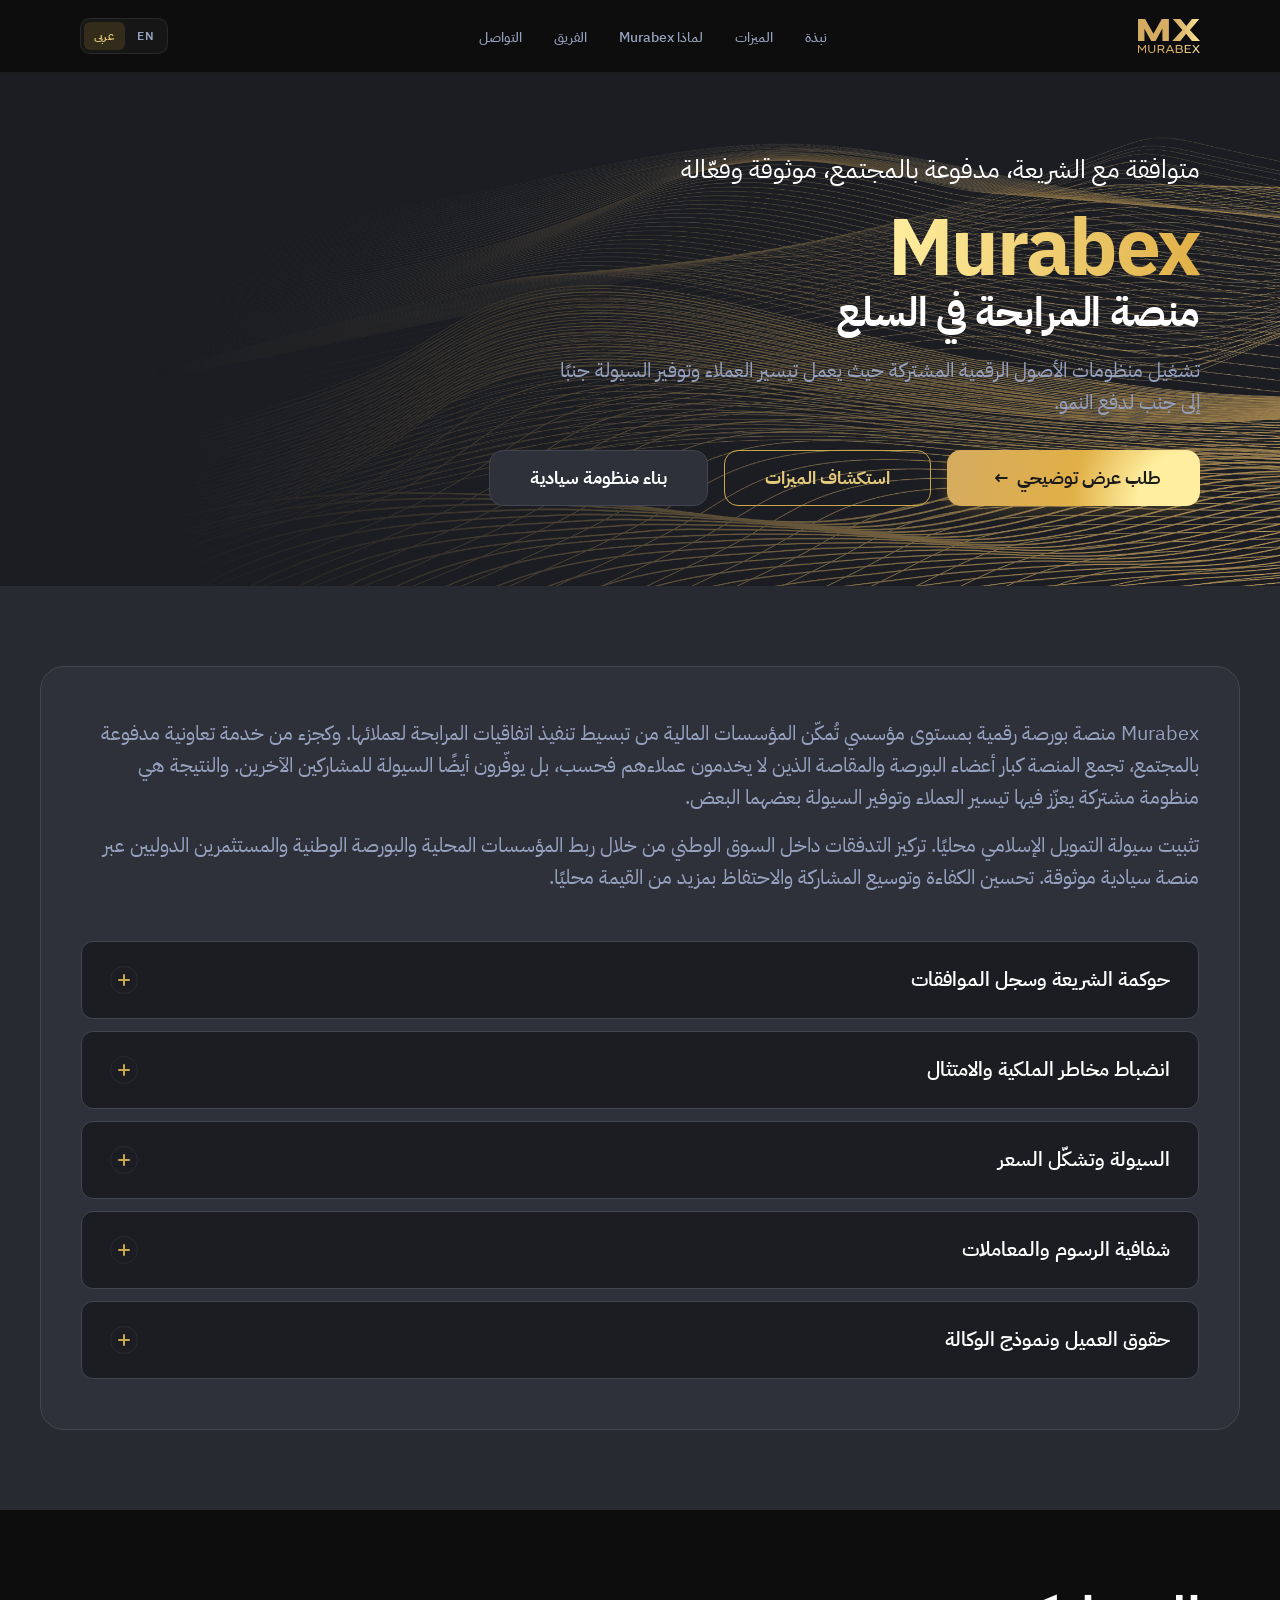
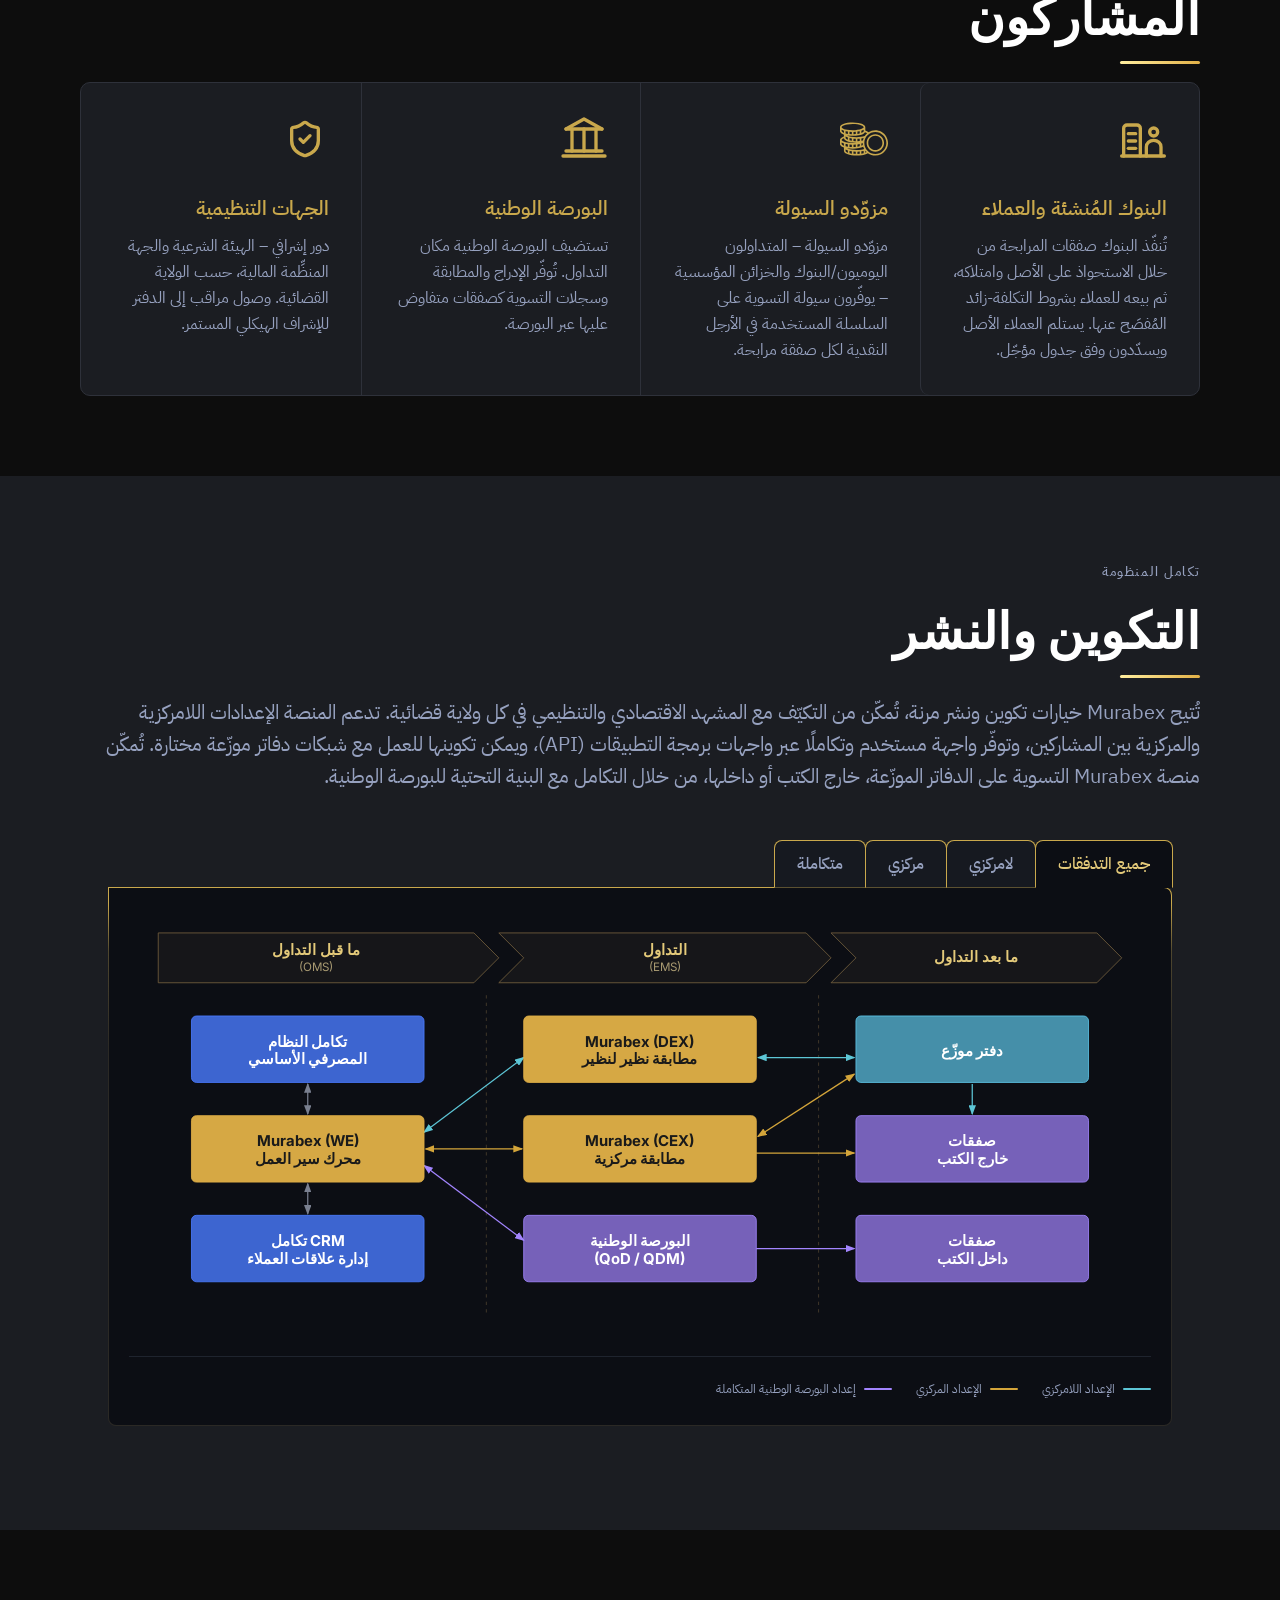
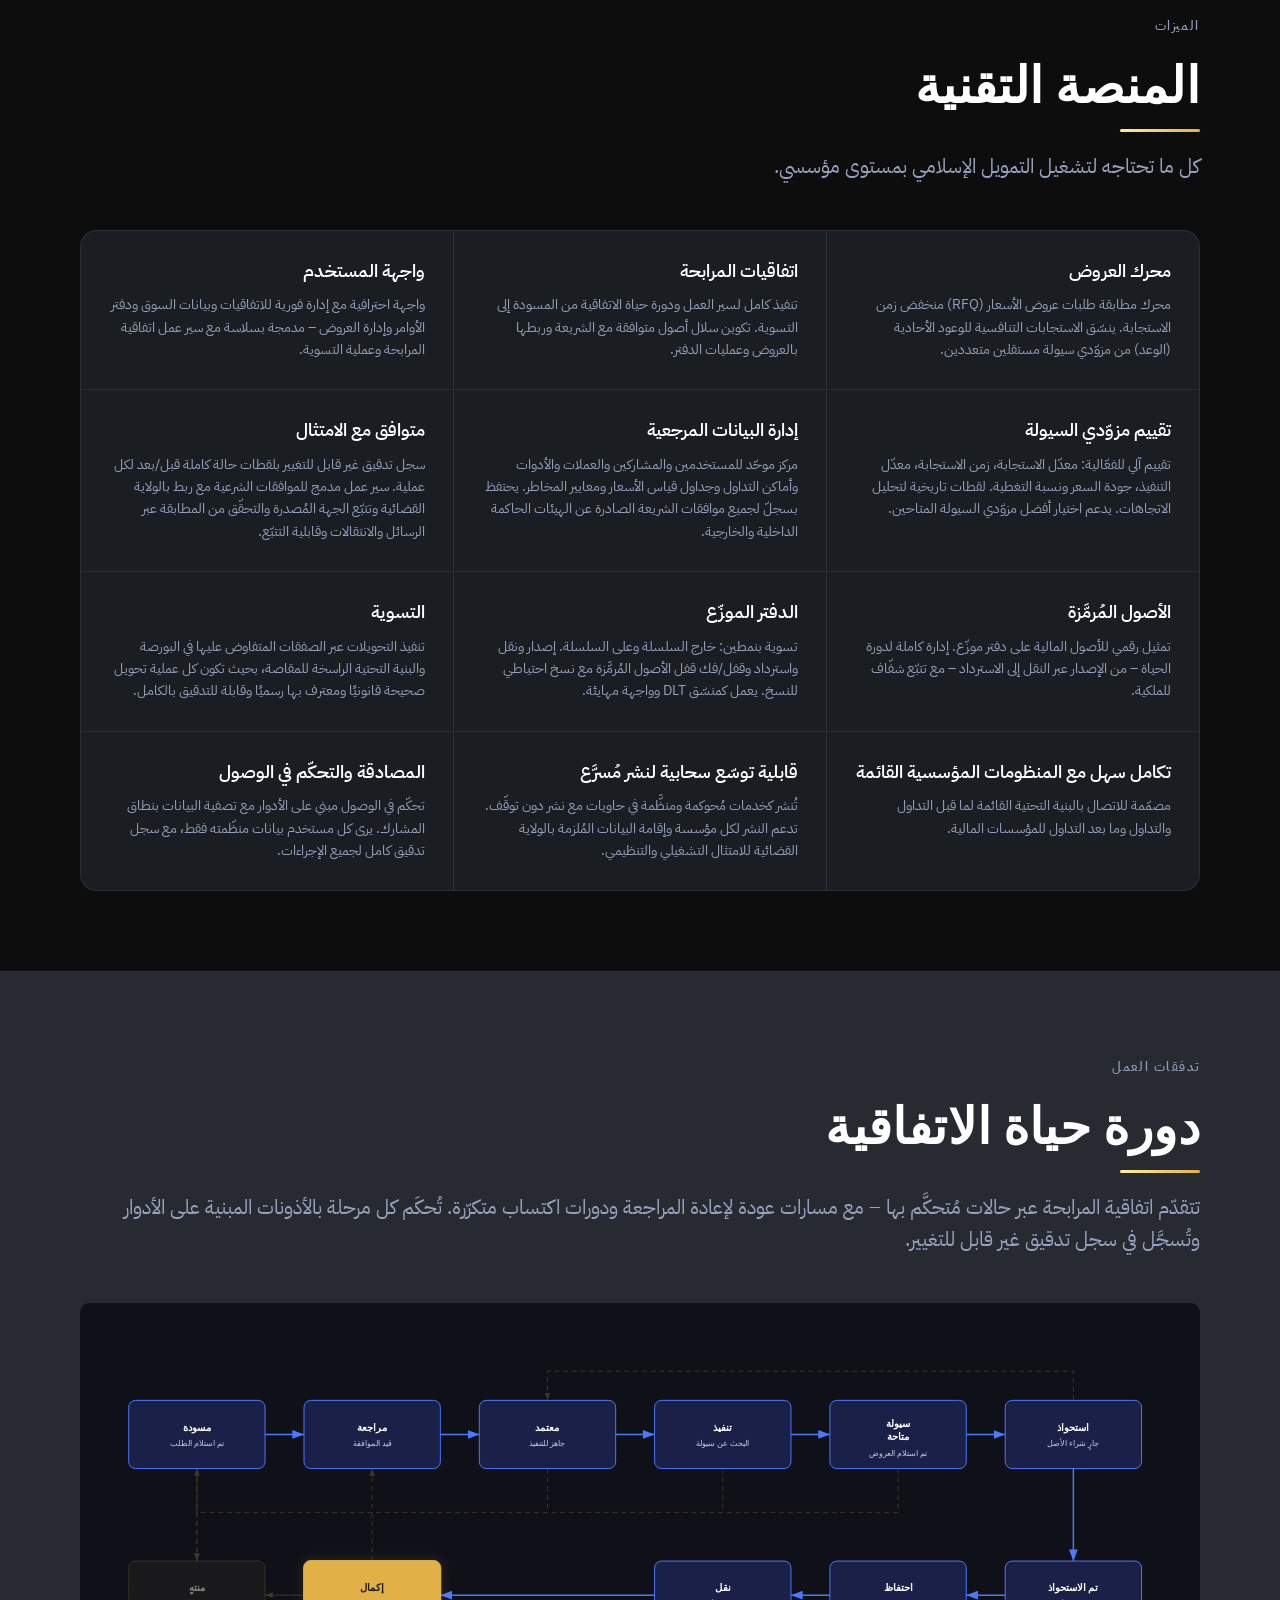
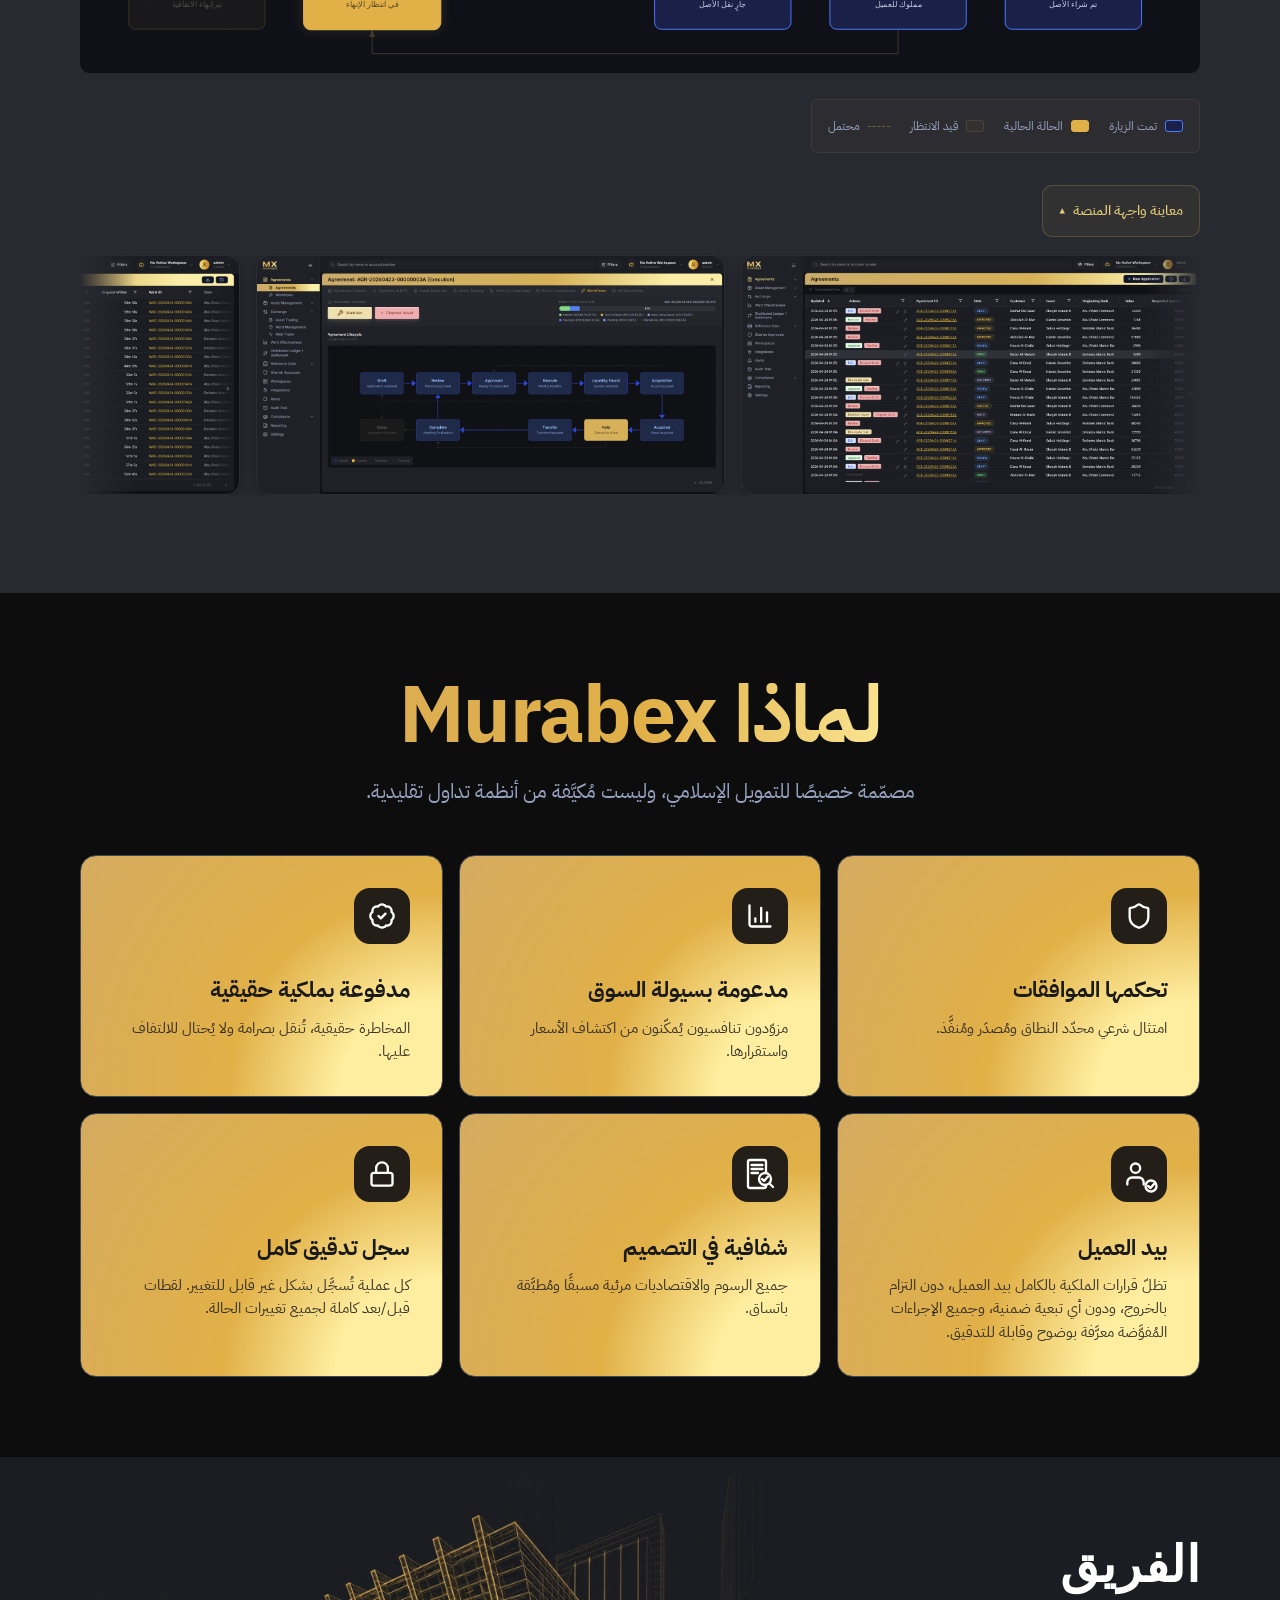
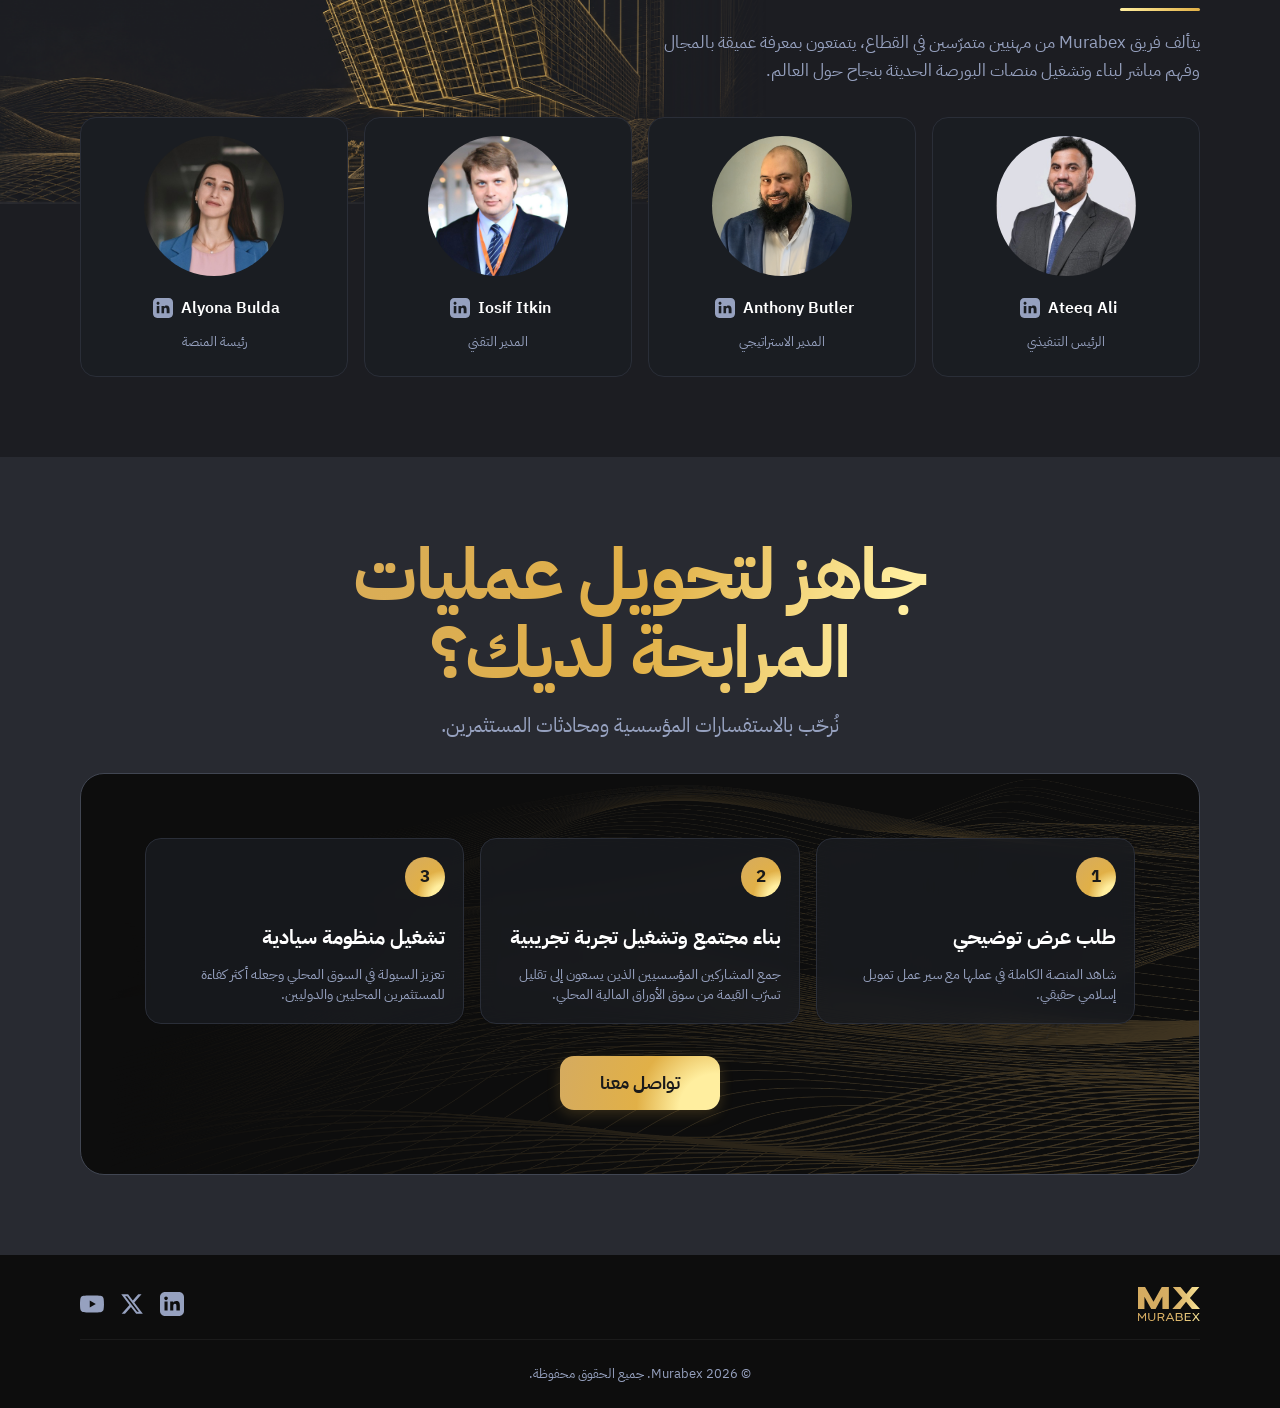
<file: index.ar.html>
<!DOCTYPE html>
<html lang="ar" dir="rtl">
<head>
    <meta charset="UTF-8">
    <meta name="viewport" content="width=device-width, initial-scale=1.0">
    <meta name="color-scheme" content="dark">
    <meta name="theme-color" content="#0a0a0a">
    <meta name="referrer" content="strict-origin-when-cross-origin">
    <meta http-equiv="Permissions-Policy" content="camera=(), microphone=(), geolocation=(), payment=()">
    <title>Murabex — منصة الأصول الرقمية</title>
    <meta name="description" content="منصة المرابحة في السلع المتوافقة مع الشريعة — مدفوعة بالمجتمع، موثوقة وفعّالة.">
    <meta property="og:type" content="website">
    <meta property="og:title" content="Murabex — منصة الأصول الرقمية">
    <meta property="og:description" content="منصة المرابحة في السلع المتوافقة مع الشريعة — مدفوعة بالمجتمع، موثوقة وفعّالة.">
    <meta property="og:url" content="https://murabex.com/index.ar.html">
    <meta property="og:image" content="https://murabex.com/assets/images/M1.png">
    <meta property="og:image:width" content="878">
    <meta property="og:image:height" content="477">
    <meta property="og:locale" content="ar_AE">
    <meta name="twitter:card" content="summary_large_image">
    <meta name="twitter:title" content="Murabex — منصة الأصول الرقمية">
    <meta name="twitter:description" content="منصة المرابحة في السلع المتوافقة مع الشريعة — مدفوعة بالمجتمع، موثوقة وفعّالة.">
    <meta name="twitter:image" content="https://murabex.com/assets/images/M1.png">
    <link rel="icon" type="image/svg+xml" href="assets/icons/favicon.svg">
    <link rel="preconnect" href="https://fonts.googleapis.com">
    <link rel="preconnect" href="https://fonts.gstatic.com" crossorigin>
    <link href="https://fonts.googleapis.com/css2?family=IBM+Plex+Sans+Arabic:wght@300;400;500;600;700&family=Inter:wght@300;400;500;600;700;800;900&display=swap" rel="stylesheet">
    <link rel="stylesheet" href="css/style.css">
</head>
<body>

<!-- NAV -->
<nav>
    <div class="nav-inner">
        <a href="#hero" class="logo">
            <img src="assets/icons/logo.svg" alt="Murabex" class="logo-img">
        </a>
        <ul class="nav-links">
            <li><a href="#about">نبذة</a></li>
            <li><a href="#configuration">الميزات</a></li>
            <li><a href="#why">لماذا Murabex</a></li>
            <li><a href="#team">الفريق</a></li>
            <li><a href="#contact">التواصل</a></li>
        </ul>
        <div class="lang-switch" role="group" aria-label="Language">
            <button type="button" class="lang-btn" data-lang="en" aria-pressed="false">EN</button>
            <button type="button" class="lang-btn is-active" data-lang="ar" aria-pressed="true">عربى</button>
        </div>
        <button type="button" class="nav-toggle" aria-label="Open menu" aria-expanded="false" aria-controls="mobile-menu">
            <span></span><span></span><span></span>
        </button>
    </div>
</nav>

<!-- MOBILE MENU -->
<div class="mobile-menu" id="mobile-menu" aria-hidden="true">
    <div class="mobile-menu-backdrop" data-menu-close></div>
    <div class="mobile-menu-panel">
        <button type="button" class="mobile-menu-close" aria-label="Close menu" data-menu-close>&times;</button>
        <ul class="mobile-menu-links">
            <li><a href="#about" data-menu-close><span class="mobile-menu-num">01</span>نبذة</a></li>
            <li><a href="#configuration" data-menu-close><span class="mobile-menu-num">02</span>الميزات</a></li>
            <li><a href="#why" data-menu-close><span class="mobile-menu-num">03</span>لماذا Murabex</a></li>
            <li><a href="#team" data-menu-close><span class="mobile-menu-num">04</span>الفريق</a></li>
            <li><a href="#contact" data-menu-close><span class="mobile-menu-num">05</span>التواصل</a></li>
        </ul>
        <div class="lang-switch lang-switch--mobile" role="group" aria-label="Language">
            <button type="button" class="lang-btn" data-lang="en" aria-pressed="false">EN</button>
            <button type="button" class="lang-btn is-active" data-lang="ar" aria-pressed="true">عربى</button>
        </div>
    </div>
</div>

<!-- HERO -->
<section class="hero" id="hero">
    <img src="assets/images/dunes.png" alt="" class="hero-bg-image">
    <div class="hero-inner">
        <p class="hero-tagline">متوافقة مع الشريعة، مدفوعة بالمجتمع، موثوقة وفعّالة</p>
        <h1><span class="gold-text">Murabex</span></h1><h2>منصة المرابحة في السلع</h2>
        <p class="hero-sub">تشغيل منظومات الأصول الرقمية المشتركة حيث يعمل تيسير العملاء وتوفير السيولة جنبًا إلى جنب لدفع النمو.</p>
        <div class="hero-buttons">
            <a href="#contact" class="btn-gold with-arrow open-contact">طلب عرض توضيحي</a>
            <a href="#features" class="btn-outline btn-outline-gold">استكشاف الميزات</a>
            <a href="#contact" class="btn-outline">بناء منظومة سيادية</a>
        </div>
    </div>
</section>

<!-- ABOUT -->
<section class="about" id="about">
    <div class="container">
        <div class="about-box">
            <div class="about-text">
                <p>Murabex منصة بورصة رقمية بمستوى مؤسسي تُمكّن المؤسسات المالية من تبسيط تنفيذ اتفاقيات المرابحة لعملائها. وكجزء من خدمة تعاونية مدفوعة بالمجتمع، تجمع المنصة كبار أعضاء البورصة والمقاصة الذين لا يخدمون عملاءهم فحسب، بل يوفّرون أيضًا السيولة للمشاركين الآخرين. والنتيجة هي منظومة مشتركة يعزّز فيها تيسير العملاء وتوفير السيولة بعضهما البعض.</p>
                <p>تثبيت سيولة التمويل الإسلامي محليًا. تركيز التدفقات داخل السوق الوطني من خلال ربط المؤسسات المحلية والبورصة الوطنية والمستثمرين الدوليين عبر منصة سيادية موثوقة. تحسين الكفاءة وتوسيع المشاركة والاحتفاظ بمزيد من القيمة محليًا.</p>
            </div>

            <div class="accordion">
                <div class="accordion-item">
                    <button type="button" class="accordion-header" aria-expanded="false">
                        <span class="accordion-title">حوكمة الشريعة وسجل الموافقات</span>
                        <span class="accordion-icon" aria-hidden="true"></span>
                    </button>
                    <div class="accordion-body-wrap">
                        <div class="accordion-body">
                            <p>إطار موافقات مُحوكَم مركزيًا بنطاق تطبيق محدّد، وإدارة دورة حياة، وتنفيذ مدمج عبر جميع تدفقات العمل.</p>
                            <p>يحتفظ سجل مركزي بجميع موافقات الشريعة بنطاق محدّد بوضوح يشمل الأصول والأدوات والأطراف المقابلة وخطوات سير العمل، بما يضمن السماح بالتركيبات المتوافقة فقط. يدعم السجل إدارة دورة الحياة الكاملة وحوكمة التأثير وقابلية التدقيق، ويُحافظ ديناميكيًا على المجموعة المؤهَّلة من الأدوات بما يتماشى مع تحديثات الموافقات.</p>
                        </div>
                    </div>
                </div>

                <div class="accordion-item">
                    <button type="button" class="accordion-header" aria-expanded="false">
                        <span class="accordion-title">انضباط مخاطر الملكية والامتثال</span>
                        <span class="accordion-icon" aria-hidden="true"></span>
                    </button>
                    <div class="accordion-body-wrap">
                        <div class="accordion-body">
                            <p>مخاطر ملكية حقيقية يتحمّلها المشاركون، مع قواعد نقل صارمة ومنع مدمج للهياكل غير المتوافقة.</p>
                            <p>يتحمّل المشاركون مخاطر الملكية الكاملة طوال فترة احتفاظهم، وتنتقل المخاطر فقط عند نقل الملكية القانونية والقبض الحُكمي، كما يُطبَّق ذلك من خلال التنفيذ والمقاصة والتسوية. تمنع الضوابط المُدمجة الإلغاء الاصطناعي للمخاطر والهياكل المحظورة، بما في ذلك ترتيبات البيع وإعادة الشراء المكافئة اقتصاديًا، مع ضمان الشفافية الكاملة وقابلية التدقيق وإنفاذ الامتثال على مستوى المجموعة.</p>
                        </div>
                    </div>
                </div>

                <div class="accordion-item">
                    <button type="button" class="accordion-header" aria-expanded="false">
                        <span class="accordion-title">السيولة وتشكّل السعر</span>
                        <span class="accordion-icon" aria-hidden="true"></span>
                    </button>
                    <div class="accordion-body-wrap">
                        <div class="accordion-body">
                            <p>سيولة تنافسية متعدّدة المزوّدين تُمكّن من اكتشاف مستمر للأسعار واستقرار من خلال المشاركة في السوق.</p>
                            <p>تستجيب شبكة موزَّعة من مزوّدي السيولة المستقلين بشكل تنافسي لطلبات الوعد، حيث تنبع الأسعار من وجهات نظر متعددة وتتطوّر باستمرار بناءً على ظروف السوق والطلب والمخزون المتاح. المشاركة طوعية بالكامل، في حين أنّ المنافسة في السعر وسرعة الاستجابة، إلى جانب الحجم العالي للمعاملات، تُقلّص الفروق وتدعم استقرار السوق الناشئ عضويًا.</p>
                        </div>
                    </div>
                </div>

                <div class="accordion-item">
                    <button type="button" class="accordion-header" aria-expanded="false">
                        <span class="accordion-title">شفافية الرسوم والمعاملات</span>
                        <span class="accordion-icon" aria-hidden="true"></span>
                    </button>
                    <div class="accordion-body-wrap">
                        <div class="accordion-body">
                            <p>نموذج رسوم قابل للتكوين وشفّاف بالكامل مع رؤية محدّدة لاقتصاديات المعاملة قبل التداول.</p>
                            <p>الرسوم مُحوكَمة مركزيًا ومرنة في الوقت ذاته، وتُحسَب وفق قواعد مستمدّة من معاملات المعاملة وتُطبَّق بشكل موحَّد على جميع المشاركين، بما يضمن العدالة والاتساق. تُفصَح جميع التكاليف بالكامل قبل التداول، دون رسوم خفية أو تعديلات بعد التداول، وتُسجَّل على مستوى المعاملة لقابلية تدقيق كاملة وانسجام مع التسعير الفعلي للسوق.</p>
                        </div>
                    </div>
                </div>

                <div class="accordion-item">
                    <button type="button" class="accordion-header" aria-expanded="false">
                        <span class="accordion-title">حقوق العميل ونموذج الوكالة</span>
                        <span class="accordion-icon" aria-hidden="true"></span>
                    </button>
                    <div class="accordion-body-wrap">
                        <div class="accordion-body">
                            <p>حقوق الملكية مطلقة ولا يمكن تقييدها؛ لا يُسمح بأي خروج مُرتَّب مسبقًا أو تبعية؛ جميع إجراءات الوكالة صريحة ومحدودة النطاق وقابلة للتتبّع بالكامل.</p>
                            <p>يحتفظ العملاء بحق غير مشروط في الاحتفاظ بالأصل، يُطبَّق عبر المنصة في سير العمل والوثائق وسجلات التدقيق، مع السماح بأي إفصاح عن الوعد فقط بعد نقل الملكية ودون إنشاء التزام أو ارتباط اقتصادي. عند تطبيق إطار الوكالة (وكالة) والمراسلة، تكون التفويضات محدّدة بدقة وتكون جميع الإجراءات والإفصاحات شفافة وقابلة للتتبّع بالكامل.</p>
                        </div>
                    </div>
                </div>
            </div>
        </div>
    </div>
</section>

<!-- PARTICIPANTS -->
<section class="who-section" id="who">
    <div class="container">
        <h2 class="section-title">المشاركون</h2>
        <div class="audience-box">
            <div class="audience-grid">
                <div class="audience-card">
                    <img src="assets/icons/audience/banks-customers.svg" alt="" class="audience-icon">
                    <h4>البنوك المُنشئة والعملاء</h4>
                    <p>تُنفّذ البنوك صفقات المرابحة من خلال الاستحواذ على الأصل وامتلاكه، ثم بيعه للعملاء بشروط التكلفة-زائد المُفصَح عنها. يستلم العملاء الأصل ويسدّدون وفق جدول مؤجّل.</p>
                </div>
                <div class="audience-card">
                    <img src="assets/icons/audience/liquidity-2.svg" alt="" class="audience-icon">
                    <h4>مزوّدو السيولة</h4>
                    <p>مزوّدو السيولة &ndash; المتداولون اليوميون/البنوك والخزائن المؤسسية &ndash; يوفّرون سيولة التسوية على السلسلة المستخدمة في الأرجل النقدية لكل صفقة مرابحة.</p>
                </div>
                <div class="audience-card">
                    <img src="assets/icons/audience/national-exchange.svg" alt="" class="audience-icon">
                    <h4>البورصة الوطنية</h4>
                    <p>تستضيف البورصة الوطنية مكان التداول. تُوفّر الإدراج والمطابقة وسجلات التسوية كصفقات متفاوض عليها عبر البورصة.</p>
                </div>
                <div class="audience-card">
                    <img src="assets/icons/audience/regulators.svg" alt="" class="audience-icon">
                    <h4>الجهات التنظيمية</h4>
                    <p>دور إشرافي &ndash; الهيئة الشرعية والجهة المنظِّمة المالية، حسب الولاية القضائية. وصول مراقب إلى الدفتر للإشراف الهيكلي المستمر.</p>
                </div>
            </div>
        </div>
    </div>
</section>

<!-- CONFIGURATION & DEPLOYMENT -->
<section class="configuration" id="configuration">
    <div class="container">
        <p class="eyebrow">تكامل المنظومة</p>
        <h2 class="section-title">التكوين والنشر</h2>
        <p class="section-sub">تُتيح Murabex خيارات تكوين ونشر مرنة، تُمكّن من التكيّف مع المشهد الاقتصادي والتنظيمي في كل ولاية قضائية. تدعم المنصة الإعدادات اللامركزية والمركزية بين المشاركين، وتوفّر واجهة مستخدم وتكاملًا عبر واجهات برمجة التطبيقات (API)، ويمكن تكوينها للعمل مع شبكات دفاتر موزّعة مختارة. تُمكّن منصة Murabex التسوية على الدفاتر الموزّعة، خارج الكتب أو داخلها، من خلال التكامل مع البنية التحتية للبورصة الوطنية.</p>

        <div class="arch-diagram" data-active-flow="all">
            <div class="arch-tabs" role="tablist" aria-label="Configuration setup">
                <button type="button" class="arch-tab is-active" data-flow="all" role="tab" aria-selected="true">جميع التدفقات</button>
                <button type="button" class="arch-tab" data-flow="decentralised" role="tab" aria-selected="false">لامركزي</button>
                <button type="button" class="arch-tab" data-flow="centralised" role="tab" aria-selected="false">مركزي</button>
                <button type="button" class="arch-tab" data-flow="integrated" role="tab" aria-selected="false">متكاملة</button>
            </div>

            <div class="arch-panel">
                <div class="arch-svg-scroll">
                    <svg class="arch-svg" viewBox="0 0 1240 520" xmlns="http://www.w3.org/2000/svg" aria-label="Architecture diagram">
                        <defs>
                            <marker id="arr-internal" markerWidth="8" markerHeight="6" refX="7" refY="3" orient="auto-start-reverse"><path d="M0,0 L8,3 L0,6 Z" fill="#7a8090"/></marker>
                            <marker id="arr-decentralised" markerWidth="8" markerHeight="6" refX="7" refY="3" orient="auto-start-reverse"><path d="M0,0 L8,3 L0,6 Z" fill="#5dc6d6"/></marker>
                            <marker id="arr-centralised" markerWidth="8" markerHeight="6" refX="7" refY="3" orient="auto-start-reverse"><path d="M0,0 L8,3 L0,6 Z" fill="#d4a53a"/></marker>
                            <marker id="arr-integrated" markerWidth="8" markerHeight="6" refX="7" refY="3" orient="auto-start-reverse"><path d="M0,0 L8,3 L0,6 Z" fill="#a385ff"/></marker>
                        </defs>

                        <g class="arch-section">
                            <path class="arch-chevron" d="M40,30 L420,30 L450,60 L420,90 L40,90 Z"/>
                            <text class="arch-chevron-title" x="230" y="56">ما قبل التداول</text>
                            <text class="arch-chevron-subtitle" x="230" y="76">(OMS)</text>
                        </g>
                        <g class="arch-section">
                            <path class="arch-chevron" d="M450,30 L820,30 L850,60 L820,90 L450,90 L480,60 Z"/>
                            <text class="arch-chevron-title" x="650" y="56">التداول</text>
                            <text class="arch-chevron-subtitle" x="650" y="76">(EMS)</text>
                        </g>
                        <g class="arch-section">
                            <path class="arch-chevron" d="M850,30 L1170,30 L1200,60 L1170,90 L850,90 L880,60 Z"/>
                            <text class="arch-chevron-title" x="1025" y="65">ما بعد التداول</text>
                        </g>

                        <line class="arch-separator" x1="435" y1="105" x2="435" y2="490"/>
                        <line class="arch-separator" x1="835" y1="105" x2="835" y2="490"/>

                        <g class="arch-arrow" data-flow="all decentralised centralised integrated">
                            <line x1="220" y1="212" x2="220" y2="248" stroke="#7a8090" stroke-width="1.5" marker-start="url(#arr-internal)" marker-end="url(#arr-internal)"/>
                        </g>
                        <g class="arch-arrow" data-flow="all decentralised centralised integrated">
                            <line x1="220" y1="332" x2="220" y2="368" stroke="#7a8090" stroke-width="1.5" marker-start="url(#arr-internal)" marker-end="url(#arr-internal)"/>
                        </g>

                        <g class="arch-arrow" data-flow="all decentralised">
                            <path d="M360,270 L480,180" fill="none" stroke="#5dc6d6" stroke-width="1.5" marker-start="url(#arr-decentralised)" marker-end="url(#arr-decentralised)"/>
                        </g>

                        <g class="arch-arrow" data-flow="all centralised">
                            <line x1="362" y1="290" x2="478" y2="290" stroke="#d4a53a" stroke-width="1.5" marker-start="url(#arr-centralised)" marker-end="url(#arr-centralised)"/>
                        </g>

                        <g class="arch-arrow" data-flow="all integrated">
                            <path d="M360,310 L480,400" fill="none" stroke="#a385ff" stroke-width="1.5" marker-start="url(#arr-integrated)" marker-end="url(#arr-integrated)"/>
                        </g>

                        <g class="arch-arrow" data-flow="all decentralised">
                            <line x1="762" y1="180" x2="878" y2="180" stroke="#5dc6d6" stroke-width="1.5" marker-start="url(#arr-decentralised)" marker-end="url(#arr-decentralised)"/>
                        </g>

                        <g class="arch-arrow" data-flow="all centralised">
                            <path d="M762,275 L878,200" fill="none" stroke="#d4a53a" stroke-width="1.5" marker-start="url(#arr-centralised)" marker-end="url(#arr-centralised)"/>
                        </g>

                        <g class="arch-arrow" data-flow="all centralised">
                            <line x1="760" y1="295" x2="878" y2="295" stroke="#d4a53a" stroke-width="1.5" marker-end="url(#arr-centralised)"/>
                        </g>

                        <g class="arch-arrow" data-flow="all decentralised">
                            <line x1="1020" y1="212" x2="1020" y2="248" stroke="#5dc6d6" stroke-width="1.5" marker-end="url(#arr-decentralised)"/>
                        </g>

                        <g class="arch-arrow" data-flow="all integrated">
                            <line x1="760" y1="410" x2="878" y2="410" stroke="#a385ff" stroke-width="1.5" marker-end="url(#arr-integrated)"/>
                        </g>

                        <g class="arch-node" data-node="core-banking" data-flow="all decentralised centralised integrated">
                            <rect class="arch-box" data-tier="bank" x="80" y="130" width="280" height="80" rx="6"/>
                            <text class="arch-label" x="220" y="167">تكامل النظام</text>
                            <text class="arch-sublabel" x="220" y="188">المصرفي الأساسي</text>
                        </g>
                        <g class="arch-node" data-node="murabex-we" data-flow="all decentralised centralised integrated">
                            <rect class="arch-box" data-tier="murabex" x="80" y="250" width="280" height="80" rx="6"/>
                            <text class="arch-label arch-label-gold" x="220" y="287">Murabex (WE)</text>
                            <text class="arch-sublabel" x="220" y="308">محرك سير العمل</text>
                        </g>
                        <g class="arch-node" data-node="crm" data-flow="all decentralised centralised integrated">
                            <rect class="arch-box" data-tier="bank" x="80" y="370" width="280" height="80" rx="6"/>
                            <text class="arch-label" x="220" y="407">تكامل CRM</text>
                            <text class="arch-sublabel" x="220" y="428">إدارة علاقات العملاء</text>
                        </g>

                        <g class="arch-node" data-node="murabex-dex" data-flow="all decentralised">
                            <rect class="arch-box" data-tier="murabex" x="480" y="130" width="280" height="80" rx="6"/>
                            <text class="arch-label arch-label-gold" x="620" y="167">Murabex (DEX)</text>
                            <text class="arch-sublabel" x="620" y="188">مطابقة نظير لنظير</text>
                        </g>
                        <g class="arch-node" data-node="murabex-cex" data-flow="all centralised">
                            <rect class="arch-box" data-tier="murabex" x="480" y="250" width="280" height="80" rx="6"/>
                            <text class="arch-label arch-label-gold" x="620" y="287">Murabex (CEX)</text>
                            <text class="arch-sublabel" x="620" y="308">مطابقة مركزية</text>
                        </g>
                        <g class="arch-node" data-node="national-exchange" data-flow="all integrated">
                            <rect class="arch-box" data-tier="exchange" x="480" y="370" width="280" height="80" rx="6"/>
                            <text class="arch-label" x="620" y="407">البورصة الوطنية</text>
                            <text class="arch-sublabel" x="620" y="428">(QoD / QDM)</text>
                        </g>

                        <g class="arch-node" data-node="ledger" data-flow="all decentralised centralised">
                            <rect class="arch-box" data-tier="ledger" x="880" y="130" width="280" height="80" rx="6"/>
                            <text class="arch-label" x="1020" y="178">دفتر موزّع</text>
                        </g>
                        <g class="arch-node" data-node="exchange-offbook" data-flow="all decentralised centralised">
                            <rect class="arch-box" data-tier="exchange" x="880" y="250" width="280" height="80" rx="6"/>
                            <text class="arch-label" x="1020" y="287">صفقات</text>
                            <text class="arch-sublabel" x="1020" y="308">خارج الكتب</text>
                        </g>
                        <g class="arch-node" data-node="exchange-onbook" data-flow="all integrated">
                            <rect class="arch-box" data-tier="exchange" x="880" y="370" width="280" height="80" rx="6"/>
                            <text class="arch-label" x="1020" y="407">صفقات</text>
                            <text class="arch-sublabel" x="1020" y="428">داخل الكتب</text>
                        </g>
                    </svg>
                </div>

                <div class="arch-legend">
                    <span class="arch-legend-item"><span class="arch-legend-line arch-legend-decentralised"></span>الإعداد اللامركزي</span>
                    <span class="arch-legend-item"><span class="arch-legend-line arch-legend-centralised"></span>الإعداد المركزي</span>
                    <span class="arch-legend-item"><span class="arch-legend-line arch-legend-integrated"></span>إعداد البورصة الوطنية المتكاملة</span>
                </div>
            </div>
        </div>
    </div>
</section>

<!-- CAPABILITIES / KEY FEATURES -->
<section class="features" id="features">
    <div class="container">
        <p class="eyebrow">الميزات</p>
        <h2 class="section-title">المنصة التقنية</h2>
        <p class="section-sub">كل ما تحتاجه لتشغيل التمويل الإسلامي بمستوى مؤسسي.</p>

        <div class="features-slider">
        <div class="features-grid">
            <div class="f-card"><h3>محرك العروض</h3><p>محرك مطابقة طلبات عروض الأسعار (RFQ) منخفض زمن الاستجابة. ينسّق الاستجابات التنافسية للوعود الأحادية (الوعد) من مزوّدي سيولة مستقلين متعددين.</p></div>
            <div class="f-card"><h3>اتفاقيات المرابحة</h3><p>تنفيذ كامل لسير العمل ودورة حياة الاتفاقية من المسودة إلى التسوية. تكوين سلال أصول متوافقة مع الشريعة وربطها بالعروض وعمليات الدفتر.</p></div>
            <div class="f-card"><h3>واجهة المستخدم</h3><p>واجهة احترافية مع إدارة فورية للاتفاقيات وبيانات السوق ودفتر الأوامر وإدارة العروض &ndash; مدمجة بسلاسة مع سير عمل اتفاقية المرابحة وعملية التسوية.</p></div>
            <div class="f-card"><h3>تقييم مزوّدي السيولة</h3><p>تقييم آلي للفعّالية: معدّل الاستجابة، زمن الاستجابة، معدّل التنفيذ، جودة السعر ونسبة التغطية. لقطات تاريخية لتحليل الاتجاهات. يدعم اختيار أفضل مزوّدي السيولة المتاحين.</p></div>
            <div class="f-card"><h3>إدارة البيانات المرجعية</h3><p>مركز موحّد للمستخدمين والمشاركين والعملات والأدوات وأماكن التداول وجداول قياس الأسعار ومعايير المخاطر. يحتفظ بسجلّ لجميع موافقات الشريعة الصادرة عن الهيئات الحاكمة الداخلية والخارجية.</p></div>
            <div class="f-card"><h3>متوافق مع الامتثال</h3><p>سجل تدقيق غير قابل للتغيير بلقطات حالة كاملة قبل/بعد لكل عملية. سير عمل مدمج للموافقات الشرعية مع ربط بالولاية القضائية وتتبّع الجهة المُصدرة والتحقّق من المطابقة عبر الرسائل والانتقالات وقابلية التتبّع.</p></div>
            <div class="f-card"><h3>الأصول المُرمَّزة</h3><p>تمثيل رقمي للأصول المالية على دفتر موزّع. إدارة كاملة لدورة الحياة &ndash; من الإصدار عبر النقل إلى الاسترداد &ndash; مع تتبّع شفّاف للملكية.</p></div>
            <div class="f-card"><h3>الدفتر الموزّع</h3><p>تسوية بنمطين: خارج السلسلة وعلى السلسلة. إصدار ونقل واسترداد وقفل/فك قفل الأصول المُرمَّزة مع نسخ احتياطي للنسخ. يعمل كمنسّق DLT وواجهة مهايئة.</p></div>
            <div class="f-card"><h3>التسوية</h3><p>تنفيذ التحويلات عبر الصفقات المتفاوض عليها في البورصة والبنية التحتية الراسخة للمقاصة، بحيث تكون كل عملية تحويل صحيحة قانونيًا ومعترف بها رسميًا وقابلة للتدقيق بالكامل.</p></div>
            <div class="f-card"><h3>تكامل سهل مع المنظومات المؤسسية القائمة</h3><p>مصمّمة للاتصال بالبنية التحتية القائمة لما قبل التداول والتداول وما بعد التداول للمؤسسات المالية.</p></div>
            <div class="f-card"><h3>قابلية توسّع سحابية لنشر مُسرَّع</h3><p>تُنشر كخدمات مُحوكمة ومنظَّمة في حاويات مع نشر دون توقّف. تدعم النشر لكل مؤسسة وإقامة البيانات المُلزمة بالولاية القضائية للامتثال التشغيلي والتنظيمي.</p></div>
            <div class="f-card"><h3>المصادقة والتحكّم في الوصول</h3><p>تحكّم في الوصول مبني على الأدوار مع تصفية البيانات بنطاق المشارك. يرى كل مستخدم بيانات منظّمته فقط، مع سجل تدقيق كامل لجميع الإجراءات.</p></div>
        </div>
        <div class="features-slider-dots" role="tablist" aria-label="Slide navigation"></div>
        </div>
    </div>
</section>

<!-- AGREEMENT LIFECYCLE -->
<section class="lifecycle" id="lifecycle">
    <div class="container">
        <p class="eyebrow">تدفقات العمل</p>
        <h2 class="section-title">دورة حياة الاتفاقية</h2>
        <p class="section-sub">تتقدّم اتفاقية المرابحة عبر حالات مُتحكَّم بها &ndash; مع مسارات عودة لإعادة المراجعة ودورات اكتساب متكرّرة. تُحكَم كل مرحلة بالأذونات المبنية على الأدوار وتُسجَّل في سجل تدقيق غير قابل للتغيير.</p>

        <div class="lifecycle-scroll">
            <svg id="lifecycle-svg" viewBox="0 0 1150 380" xmlns="http://www.w3.org/2000/svg" style="width: 100%; height: auto; min-width: 700px;">
                <defs>
                    <marker id="arrow-gold" markerWidth="8" markerHeight="6" refX="8" refY="3" orient="auto"><path d="M0,0 L8,3 L0,6 Z" fill="#c9a84c" stroke="none"/></marker>
                    <marker id="arrow-active" markerWidth="8" markerHeight="6" refX="8" refY="3" orient="auto"><path d="M0,0 L8,3 L0,6 Z" fill="#e4ca7a" stroke="none"/></marker>
                    <marker id="arrow-dim" markerWidth="8" markerHeight="6" refX="8" refY="3" orient="auto"><path d="M0,0 L8,3 L0,6 Z" fill="#3d3828" stroke="none"/></marker>
                    <marker id="arrow-blue" markerWidth="8" markerHeight="6" refX="8" refY="3" orient="auto"><path d="M0,0 L8,3 L0,6 Z" fill="#4A7BFF" stroke="none"/></marker>
                    <pattern id="dots" x="0" y="0" width="20" height="20" patternUnits="userSpaceOnUse"><circle cx="10" cy="10" r="0.7" fill="rgba(201,168,76,0.04)"/></pattern>
                    <filter id="glow" x="-30%" y="-30%" width="160%" height="160%"><feGaussianBlur stdDeviation="5" result="b"/><feFlood flood-color="#c9a84c" flood-opacity="0.35" result="c"/><feComposite in="c" in2="b" operator="in" result="s"/><feMerge><feMergeNode in="s"/><feMergeNode in="SourceGraphic"/></feMerge></filter>
                    <radialGradient id="pg"><stop offset="0%" stop-color="#e4ca7a"/><stop offset="100%" stop-color="#c9a84c" stop-opacity="0"/></radialGradient>
                </defs>
                <rect width="1150" height="380" rx="10" fill="#101118"/>
                <rect width="1150" height="380" rx="10" fill="url(#dots)"/>

                <line class="fwd-edge" x1="190" y1="135" x2="230" y2="135" stroke="#3d3828" stroke-width="1" marker-end="url(#arrow-dim)"/>
                <line class="fwd-edge" x1="370" y1="135" x2="410" y2="135" stroke="#3d3828" stroke-width="1" marker-end="url(#arrow-dim)"/>
                <line class="fwd-edge" x1="550" y1="135" x2="590" y2="135" stroke="#3d3828" stroke-width="1" marker-end="url(#arrow-dim)"/>
                <line class="fwd-edge" x1="730" y1="135" x2="770" y2="135" stroke="#3d3828" stroke-width="1" marker-end="url(#arrow-dim)"/>
                <line class="fwd-edge" x1="910" y1="135" x2="950" y2="135" stroke="#3d3828" stroke-width="1" marker-end="url(#arrow-dim)"/>
                <line class="fwd-edge" x1="1020" y1="170" x2="1020" y2="265" stroke="#3d3828" stroke-width="1" marker-end="url(#arrow-dim)"/>
                <line class="fwd-edge" x1="950" y1="300" x2="910" y2="300" stroke="#3d3828" stroke-width="1" marker-end="url(#arrow-dim)"/>
                <line class="fwd-edge" x1="770" y1="300" x2="730" y2="300" stroke="#3d3828" stroke-width="1" marker-end="url(#arrow-dim)"/>
                <line class="fwd-edge" x1="590" y1="300" x2="370" y2="300" stroke="#3d3828" stroke-width="1" marker-end="url(#arrow-dim)"/>
                <line class="fwd-edge" x1="230" y1="300" x2="190" y2="300" stroke="#3d3828" stroke-width="1" marker-end="url(#arrow-dim)"/>

                <path d="M1020,100 L1020,70 L480,70 L480,100" fill="none" stroke="#3d3828" stroke-width="1" stroke-dasharray="5,4" marker-end="url(#arrow-dim)"/>
                <line x1="480" y1="170" x2="480" y2="215" stroke="#3d3828" stroke-width="1" stroke-dasharray="5,4"/>
                <line x1="660" y1="170" x2="660" y2="215" stroke="#3d3828" stroke-width="1" stroke-dasharray="5,4"/>
                <path d="M840,170 L840,215 L120,215 L120,170" fill="none" stroke="#3d3828" stroke-width="1" stroke-dasharray="5,4" marker-end="url(#arrow-dim)"/>
                <line x1="120" y1="170" x2="120" y2="265" stroke="#3d3828" stroke-width="1" stroke-dasharray="5,4" marker-end="url(#arrow-dim)"/>
                <line x1="120" y1="265" x2="120" y2="170" stroke="#3d3828" stroke-width="1" stroke-dasharray="5,4" marker-end="url(#arrow-dim)"/>
                <line x1="300" y1="265" x2="300" y2="170" stroke="#3d3828" stroke-width="1" stroke-dasharray="5,4" marker-end="url(#arrow-dim)"/>
                <path class="fwd-edge" d="M840,335 L840,360 L300,360 L300,335" fill="none" stroke="#3d3828" stroke-width="1" marker-end="url(#arrow-dim)"/>

                <g class="lc-node" data-index="0"><rect class="node-glow" x="50" y="100" width="140" height="70" rx="7" fill="none" stroke="#c9a84c" stroke-width="2" filter="url(#glow)" opacity="0"/><rect class="node-bg" x="50" y="100" width="140" height="70" rx="7" fill="rgba(201,168,76,0.05)" stroke="rgba(201,168,76,0.2)" stroke-width="1"/><text x="120" y="131" fill="#8a8680" font-size="10.5" font-weight="700" font-family="Inter,sans-serif" text-anchor="middle">مسودة</text><text class="node-desc" x="120" y="147" fill="#4e4a44" font-size="8.5" font-family="Inter,sans-serif" text-anchor="middle">تم استلام الطلب</text></g>
                <g class="lc-node" data-index="1"><rect class="node-glow" x="230" y="100" width="140" height="70" rx="7" fill="none" stroke="#c9a84c" stroke-width="2" filter="url(#glow)" opacity="0"/><rect class="node-bg" x="230" y="100" width="140" height="70" rx="7" fill="rgba(201,168,76,0.05)" stroke="rgba(201,168,76,0.2)" stroke-width="1"/><text x="300" y="131" fill="#8a8680" font-size="10.5" font-weight="700" font-family="Inter,sans-serif" text-anchor="middle">مراجعة</text><text class="node-desc" x="300" y="147" fill="#4e4a44" font-size="8.5" font-family="Inter,sans-serif" text-anchor="middle">قيد الموافقة</text></g>
                <g class="lc-node" data-index="2"><rect class="node-glow" x="410" y="100" width="140" height="70" rx="7" fill="none" stroke="#c9a84c" stroke-width="2" filter="url(#glow)" opacity="0"/><rect class="node-bg" x="410" y="100" width="140" height="70" rx="7" fill="rgba(201,168,76,0.05)" stroke="rgba(201,168,76,0.2)" stroke-width="1"/><text x="480" y="131" fill="#8a8680" font-size="10.5" font-weight="700" font-family="Inter,sans-serif" text-anchor="middle">معتمد</text><text class="node-desc" x="480" y="147" fill="#4e4a44" font-size="8.5" font-family="Inter,sans-serif" text-anchor="middle">جاهز للتنفيذ</text></g>
                <g class="lc-node" data-index="3"><rect class="node-glow" x="590" y="100" width="140" height="70" rx="7" fill="none" stroke="#c9a84c" stroke-width="2" filter="url(#glow)" opacity="0"/><rect class="node-bg" x="590" y="100" width="140" height="70" rx="7" fill="rgba(201,168,76,0.05)" stroke="rgba(201,168,76,0.2)" stroke-width="1"/><text x="660" y="131" fill="#8a8680" font-size="10.5" font-weight="700" font-family="Inter,sans-serif" text-anchor="middle">تنفيذ</text><text class="node-desc" x="660" y="147" fill="#4e4a44" font-size="8.5" font-family="Inter,sans-serif" text-anchor="middle">البحث عن سيولة</text></g>
                <g class="lc-node" data-index="4"><rect class="node-glow" x="770" y="100" width="140" height="70" rx="7" fill="none" stroke="#c9a84c" stroke-width="2" filter="url(#glow)" opacity="0"/><rect class="node-bg" x="770" y="100" width="140" height="70" rx="7" fill="rgba(201,168,76,0.05)" stroke="rgba(201,168,76,0.2)" stroke-width="1"/><text x="840" y="127" fill="#8a8680" font-size="10.5" font-weight="700" font-family="Inter,sans-serif" text-anchor="middle">سيولة</text><text x="840" y="141" fill="#8a8680" font-size="10.5" font-weight="700" font-family="Inter,sans-serif" text-anchor="middle">متاحة</text><text class="node-desc" x="840" y="157" fill="#4e4a44" font-size="8.5" font-family="Inter,sans-serif" text-anchor="middle">تم استلام العروض</text></g>
                <g class="lc-node" data-index="5"><rect class="node-glow" x="950" y="100" width="140" height="70" rx="7" fill="none" stroke="#c9a84c" stroke-width="2" filter="url(#glow)" opacity="0"/><rect class="node-bg" x="950" y="100" width="140" height="70" rx="7" fill="rgba(201,168,76,0.05)" stroke="rgba(201,168,76,0.2)" stroke-width="1"/><text x="1020" y="131" fill="#8a8680" font-size="10.5" font-weight="700" font-family="Inter,sans-serif" text-anchor="middle">استحواذ</text><text class="node-desc" x="1020" y="147" fill="#4e4a44" font-size="8.5" font-family="Inter,sans-serif" text-anchor="middle">جارٍ شراء الأصل</text></g>

                <g class="lc-node" data-index="6"><rect class="node-glow" x="950" y="265" width="140" height="70" rx="7" fill="none" stroke="#c9a84c" stroke-width="2" filter="url(#glow)" opacity="0"/><rect class="node-bg" x="950" y="265" width="140" height="70" rx="7" fill="rgba(201,168,76,0.05)" stroke="rgba(201,168,76,0.2)" stroke-width="1"/><text x="1020" y="296" fill="#8a8680" font-size="10.5" font-weight="700" font-family="Inter,sans-serif" text-anchor="middle">تم الاستحواذ</text><text class="node-desc" x="1020" y="312" fill="#4e4a44" font-size="8.5" font-family="Inter,sans-serif" text-anchor="middle">تم شراء الأصل</text></g>
                <g class="lc-node" data-index="7"><rect class="node-glow" x="770" y="265" width="140" height="70" rx="7" fill="none" stroke="#c9a84c" stroke-width="2" filter="url(#glow)" opacity="0"/><rect class="node-bg" x="770" y="265" width="140" height="70" rx="7" fill="rgba(201,168,76,0.05)" stroke="rgba(201,168,76,0.2)" stroke-width="1"/><text x="840" y="296" fill="#8a8680" font-size="10.5" font-weight="700" font-family="Inter,sans-serif" text-anchor="middle">احتفاظ</text><text class="node-desc" x="840" y="312" fill="#4e4a44" font-size="8.5" font-family="Inter,sans-serif" text-anchor="middle">مملوك للعميل</text></g>
                <g class="lc-node" data-index="8"><rect class="node-glow" x="590" y="265" width="140" height="70" rx="7" fill="none" stroke="#c9a84c" stroke-width="2" filter="url(#glow)" opacity="0"/><rect class="node-bg" x="590" y="265" width="140" height="70" rx="7" fill="rgba(201,168,76,0.05)" stroke="rgba(201,168,76,0.2)" stroke-width="1"/><text x="660" y="296" fill="#8a8680" font-size="10.5" font-weight="700" font-family="Inter,sans-serif" text-anchor="middle">نقل</text><text class="node-desc" x="660" y="312" fill="#4e4a44" font-size="8.5" font-family="Inter,sans-serif" text-anchor="middle">جارٍ نقل الأصل</text></g>
                <g class="lc-node" data-index="9"><rect class="node-glow" x="230" y="265" width="140" height="70" rx="7" fill="none" stroke="#c9a84c" stroke-width="2" filter="url(#glow)" opacity="0"/><rect class="node-bg" x="230" y="265" width="140" height="70" rx="7" fill="rgba(201,168,76,0.05)" stroke="rgba(201,168,76,0.2)" stroke-width="1"/><text x="300" y="296" fill="#8a8680" font-size="10.5" font-weight="700" font-family="Inter,sans-serif" text-anchor="middle">إكمال</text><text class="node-desc" x="300" y="312" fill="#4e4a44" font-size="8.5" font-family="Inter,sans-serif" text-anchor="middle">في انتظار الإنهاء</text></g>
                <g class="lc-node" data-index="10"><rect class="node-glow" x="50" y="265" width="140" height="70" rx="7" fill="none" stroke="#c9a84c" stroke-width="2" filter="url(#glow)" opacity="0"/><rect class="node-bg" x="50" y="265" width="140" height="70" rx="7" fill="rgba(201,168,76,0.05)" stroke="rgba(201,168,76,0.2)" stroke-width="1"/><text x="120" y="296" fill="#8a8680" font-size="10.5" font-weight="700" font-family="Inter,sans-serif" text-anchor="middle">منتهٍ</text><text class="node-desc" x="120" y="312" fill="#4e4a44" font-size="8.5" font-family="Inter,sans-serif" text-anchor="middle">تم إنهاء الاتفاقية</text></g>

                <circle id="particle" r="4" fill="url(#pg)" opacity="0"/>
            </svg>
        </div>

        <div class="lifecycle-legend">
            <span class="lc-legend-item"><span class="lc-legend-box lc-legend-visited"></span>تمت الزيارة</span>
            <span class="lc-legend-item"><span class="lc-legend-box lc-legend-current"></span>الحالة الحالية</span>
            <span class="lc-legend-item"><span class="lc-legend-box lc-legend-pending"></span>قيد الانتظار</span>
            <span class="lc-legend-item"><span class="lc-legend-line-dashed"></span>محتمل</span>
        </div>

        <details class="ui-preview" open>
            <summary>معاينة واجهة المنصة</summary>
            <div class="ui-marquee" aria-label="Platform UI preview">
                <div class="ui-marquee-track">
                    <img src="assets/images/ui/ui-1.png" alt="" class="ui-card">
                    <img src="assets/images/ui/ui-2.png" alt="" class="ui-card">
                    <img src="assets/images/ui/ui-3.png" alt="" class="ui-card">
                    <img src="assets/images/ui/ui-4.png" alt="" class="ui-card">
                    <img src="assets/images/ui/ui-1.png" alt="" class="ui-card" aria-hidden="true">
                    <img src="assets/images/ui/ui-2.png" alt="" class="ui-card" aria-hidden="true">
                    <img src="assets/images/ui/ui-3.png" alt="" class="ui-card" aria-hidden="true">
                    <img src="assets/images/ui/ui-4.png" alt="" class="ui-card" aria-hidden="true">
                </div>
            </div>
        </details>
    </div>
</section>

<!-- WHY MURABEX -->
<section class="why-section" id="why">
    <div class="container">
        <h2 class="why-title">لماذا Murabex</h2>
        <p class="why-sub">مصمّمة خصيصًا للتمويل الإسلامي، وليست مُكيَّفة من أنظمة تداول تقليدية.</p>
        <div class="why-slider">
        <div class="why-grid">
            <div class="w-card"><img src="assets/icons/why/sharia-compliant.svg" alt="" class="w-icon"><h4>تحكمها الموافقات</h4><p>امتثال شرعي محدّد النطاق ومُصدَر ومُنفَّذ.</p></div>
            <div class="w-card"><img src="assets/icons/why/market-liquidity.svg" alt="" class="w-icon"><h4>مدعومة بسيولة السوق</h4><p>مزوّدون تنافسيون يُمكّنون من اكتشاف الأسعار واستقرارها.</p></div>
            <div class="w-card"><img src="assets/icons/why/production-ready.svg" alt="" class="w-icon"><h4>مدفوعة بملكية حقيقية</h4><p>المخاطرة حقيقية، تُنقل بصرامة ولا يُحتال للالتفاف عليها.</p></div>
            <div class="w-card"><img src="assets/icons/why/customer-control.svg" alt="" class="w-icon"><h4>بيد العميل</h4><p>تظلّ قرارات الملكية بالكامل بيد العميل، دون التزام بالخروج، ودون أي تبعية ضمنية، وجميع الإجراءات المُفوَّضة معرَّفة بوضوح وقابلة للتدقيق.</p></div>
            <div class="w-card"><img src="assets/icons/why/transparent-design.svg" alt="" class="w-icon"><h4>شفافية في التصميم</h4><p>جميع الرسوم والاقتصاديات مرئية مسبقًا ومُطبَّقة باتساق.</p></div>
            <div class="w-card"><img src="assets/icons/why/full-audit-trail.svg" alt="" class="w-icon"><h4>سجل تدقيق كامل</h4><p>كل عملية تُسجَّل بشكل غير قابل للتغيير. لقطات قبل/بعد كاملة لجميع تغييرات الحالة.</p></div>
        </div>
        <div class="why-slider-dots" role="tablist" aria-label="Slide navigation"></div>
        </div>
    </div>
</section>

<!-- TEAM -->
<section class="team" id="team">
    <img src="assets/images/adgm.png" alt="" class="team-bg-image">
    <div class="container">
        <h2 class="section-title">الفريق</h2>

        <div class="team-intro">
            <div class="team-intro-text">
                <p>يتألف فريق Murabex من مهنيين متمرّسين في القطاع، يتمتعون بمعرفة عميقة بالمجال وفهم مباشر لبناء وتشغيل منصات البورصة الحديثة بنجاح حول العالم.</p>
            </div>
        </div>

        <div class="team-grid">
            <div class="team-card">
                <div class="team-avatar">
                    <img src="assets/images/team/ateeq-ali.png" alt="Ateeq Ali">
                </div>
                <h4>Ateeq Ali<a class="team-linkedin" href="https://www.linkedin.com/in/ateeq-ali/" aria-label="Ateeq Ali on LinkedIn" target="_blank" rel="noopener noreferrer"><svg viewBox="0 0 24 24" fill="currentColor" aria-hidden="true" focusable="false"><path d="M19 0H5C2.24 0 0 2.24 0 5v14c0 2.76 2.24 5 5 5h14c2.76 0 5-2.24 5-5V5c0-2.76-2.24-5-5-5zM7.59 18.4H4.5V9.5h3.09v8.9zM6.04 8.16c-.99 0-1.79-.81-1.79-1.8s.8-1.8 1.79-1.8c.99 0 1.79.81 1.79 1.8s-.8 1.8-1.79 1.8zM19.5 18.4h-3.09v-4.34c0-1.04-.02-2.37-1.45-2.37-1.45 0-1.67 1.13-1.67 2.3v4.41H10.2V9.5h2.97v1.22h.04c.41-.78 1.42-1.6 2.93-1.6 3.13 0 3.71 2.06 3.71 4.74v4.54z"/></svg></a></h4>
                <p>الرئيس التنفيذي</p>
            </div>
            <div class="team-card">
                <div class="team-avatar">
                    <img src="assets/images/team/anthony-butler.png" alt="Anthony Butler">
                </div>
                <h4>Anthony Butler<a class="team-linkedin" href="https://www.linkedin.com/in/butleranthony/" aria-label="Anthony Butler on LinkedIn" target="_blank" rel="noopener noreferrer"><svg viewBox="0 0 24 24" fill="currentColor" aria-hidden="true" focusable="false"><path d="M19 0H5C2.24 0 0 2.24 0 5v14c0 2.76 2.24 5 5 5h14c2.76 0 5-2.24 5-5V5c0-2.76-2.24-5-5-5zM7.59 18.4H4.5V9.5h3.09v8.9zM6.04 8.16c-.99 0-1.79-.81-1.79-1.8s.8-1.8 1.79-1.8c.99 0 1.79.81 1.79 1.8s-.8 1.8-1.79 1.8zM19.5 18.4h-3.09v-4.34c0-1.04-.02-2.37-1.45-2.37-1.45 0-1.67 1.13-1.67 2.3v4.41H10.2V9.5h2.97v1.22h.04c.41-.78 1.42-1.6 2.93-1.6 3.13 0 3.71 2.06 3.71 4.74v4.54z"/></svg></a></h4>
                <p>المدير الاستراتيجي</p>
            </div>
            <div class="team-card">
                <div class="team-avatar">
                    <img src="assets/images/team/iosif-itkin.png" alt="Iosif Itkin">
                </div>
                <h4>Iosif Itkin<a class="team-linkedin" href="https://www.linkedin.com/in/iosifitkin/" aria-label="Iosif Itkin on LinkedIn" target="_blank" rel="noopener noreferrer"><svg viewBox="0 0 24 24" fill="currentColor" aria-hidden="true" focusable="false"><path d="M19 0H5C2.24 0 0 2.24 0 5v14c0 2.76 2.24 5 5 5h14c2.76 0 5-2.24 5-5V5c0-2.76-2.24-5-5-5zM7.59 18.4H4.5V9.5h3.09v8.9zM6.04 8.16c-.99 0-1.79-.81-1.79-1.8s.8-1.8 1.79-1.8c.99 0 1.79.81 1.79 1.8s-.8 1.8-1.79 1.8zM19.5 18.4h-3.09v-4.34c0-1.04-.02-2.37-1.45-2.37-1.45 0-1.67 1.13-1.67 2.3v4.41H10.2V9.5h2.97v1.22h.04c.41-.78 1.42-1.6 2.93-1.6 3.13 0 3.71 2.06 3.71 4.74v4.54z"/></svg></a></h4>
                <p>المدير التقني</p>
            </div>
            <div class="team-card">
                <div class="team-avatar">
                    <img src="assets/images/team/alyona-bulda.png" alt="Alyona Bulda">
                </div>
                <h4>Alyona Bulda<a class="team-linkedin" href="https://www.linkedin.com/in/alyona-bulda/" aria-label="Alyona Bulda on LinkedIn" target="_blank" rel="noopener noreferrer"><svg viewBox="0 0 24 24" fill="currentColor" aria-hidden="true" focusable="false"><path d="M19 0H5C2.24 0 0 2.24 0 5v14c0 2.76 2.24 5 5 5h14c2.76 0 5-2.24 5-5V5c0-2.76-2.24-5-5-5zM7.59 18.4H4.5V9.5h3.09v8.9zM6.04 8.16c-.99 0-1.79-.81-1.79-1.8s.8-1.8 1.79-1.8c.99 0 1.79.81 1.79 1.8s-.8 1.8-1.79 1.8zM19.5 18.4h-3.09v-4.34c0-1.04-.02-2.37-1.45-2.37-1.45 0-1.67 1.13-1.67 2.3v4.41H10.2V9.5h2.97v1.22h.04c.41-.78 1.42-1.6 2.93-1.6 3.13 0 3.71 2.06 3.71 4.74v4.54z"/></svg></a></h4>
                <p>رئيسة المنصة</p>
            </div>
        </div>
    </div>
</section>

<!-- READY TO TRANSFORM (CTA) -->
<section class="cta-section" id="contact">
    <div class="container">
        <h2 class="cta-title">جاهز لتحويل عمليات<br>المرابحة لديك؟</h2>
        <p class="cta-sub">نُرحّب بالاستفسارات المؤسسية ومحادثات المستثمرين.</p>
        <div class="cta-box">
            <img src="assets/images/dunes.png" alt="" class="cta-bg-image">
            <div class="cta-steps">
                <div class="cta-step">
                    <div class="cta-step-num">1</div>
                    <h4>طلب عرض توضيحي</h4>
                    <p>شاهد المنصة الكاملة في عملها مع سير عمل تمويل إسلامي حقيقي.</p>
                </div>
                <div class="cta-step">
                    <div class="cta-step-num">2</div>
                    <h4>بناء مجتمع وتشغيل تجربة تجريبية</h4>
                    <p>جمع المشاركين المؤسسيين الذين يسعون إلى تقليل تسرّب القيمة من سوق الأوراق المالية المحلي.</p>
                </div>
                <div class="cta-step">
                    <div class="cta-step-num">3</div>
                    <h4>تشغيل منظومة سيادية</h4>
                    <p>تعزيز السيولة في السوق المحلي وجعله أكثر كفاءة للمستثمرين المحليين والدوليين.</p>
                </div>
            </div>
            <div class="cta-buttons">
                <a href="#contact" class="btn-gold open-contact">تواصل معنا</a>
            </div>
        </div>
    </div>
</section>

<!-- FOOTER -->
<footer>
    <div class="container">
        <div class="footer-top">
            <a href="#hero" class="logo"><img src="assets/icons/logo.svg" alt="Murabex" class="logo-img"></a>
            <div class="footer-socials">
                <a href="https://www.linkedin.com/company/murabex" aria-label="LinkedIn" target="_blank" rel="noopener noreferrer">
                    <svg viewBox="0 0 24 24" fill="currentColor" aria-hidden="true" focusable="false"><path d="M19 0H5C2.24 0 0 2.24 0 5v14c0 2.76 2.24 5 5 5h14c2.76 0 5-2.24 5-5V5c0-2.76-2.24-5-5-5zM7.59 18.4H4.5V9.5h3.09v8.9zM6.04 8.16c-.99 0-1.79-.81-1.79-1.8s.8-1.8 1.79-1.8c.99 0 1.79.81 1.79 1.8s-.8 1.8-1.79 1.8zM19.5 18.4h-3.09v-4.34c0-1.04-.02-2.37-1.45-2.37-1.45 0-1.67 1.13-1.67 2.3v4.41H10.2V9.5h2.97v1.22h.04c.41-.78 1.42-1.6 2.93-1.6 3.13 0 3.71 2.06 3.71 4.74v4.54z"/></svg>
                </a>
                <a href="https://x.com/murabex" aria-label="X" target="_blank" rel="noopener noreferrer">
                    <svg viewBox="0 0 24 24" fill="currentColor" aria-hidden="true" focusable="false"><path d="M18.244 2.25h3.308l-7.227 8.26 8.502 11.24H16.17l-5.214-6.817L4.99 21.75H1.68l7.73-8.835L1.254 2.25H8.08l4.713 6.231zm-1.161 17.52h1.833L7.084 4.126H5.117L17.083 19.77z"/></svg>
                </a>
                <a href="https://www.youtube.com/@murabex" aria-label="YouTube" target="_blank" rel="noopener noreferrer">
                    <svg viewBox="0 0 24 24" fill="currentColor" aria-hidden="true" focusable="false"><path d="M23.498 6.186c-.276-1.039-1.089-1.858-2.122-2.136C19.505 3.546 12 3.546 12 3.546s-7.505 0-9.377.504C1.591 4.328.778 5.147.502 6.186 0 8.07 0 12 0 12s0 3.93.502 5.814c.276 1.039 1.089 1.858 2.122 2.136 1.871.504 9.377.504 9.377.504s7.505 0 9.377-.504c1.032-.278 1.846-1.097 2.122-2.136C24 15.93 24 12 24 12s0-3.93-.502-5.814zM9.75 15.568V8.432L15.818 12 9.75 15.568z"/></svg>
                </a>
            </div>
        </div>
        <div class="footer-bottom">
            <div class="footer-copy">&copy; 2026 Murabex. جميع الحقوق محفوظة.</div>
        </div>
    </div>
</footer>

<!-- CONTACT MODAL -->
<div class="modal" id="contact-modal" aria-hidden="true" role="dialog" aria-labelledby="contact-modal-title">
    <div class="modal-backdrop" data-modal-close></div>
    <div class="modal-dialog" role="document" dir="ltr">
        <button type="button" class="modal-close" aria-label="Close" data-modal-close>&times;</button>
        <h3 class="modal-title" id="contact-modal-title">Get in touch</h3>
        <p class="modal-sub">Tell us a bit about yourself &ndash; our team will reach out shortly.</p>
        <!-- Nutshell Form -->
        <div id="nutshell-form-1CAaDV"></div>
        <script>
        (function(n,u,t){n[u]=n[u]||function(){(n[u].q=n[u].q||[]).push(arguments)}}(window,'Nutsheller'));
        Nutsheller('initForm', {form: '1CAaDV', instance: '384698', authToken: '', target: 'nutshell-form-1CAaDV'});
        </script>
        <script type="module" src="https://loader.nutshell.com/nutsheller-esm.js"></script>
        <!-- End Nutshell Form -->
    </div>
</div>

<script src="js/lifecycle.js"></script>
<script src="js/modal.js"></script>
<script src="js/features-slider.js"></script>
<script src="js/why-carousel.js"></script>
<script src="js/architecture-tabs.js"></script>
<script src="js/lang-switch.js"></script>
<script src="js/hero-parallax.js"></script>
</body>
</html>
</file>
<file: css/style.css>
/* =========================================================
   DESIGN TOKENS (from Figma Platform24)
   ========================================================= */
:root {
    color-scheme: dark;
    --bg: #0D0D0D;
    --bg-lifted: #1B1D22;
    --bg-medium: #282A31;
    --bg-card: #1A1D22;
    --bg-overlay: rgba(13, 13, 13, 0.95);

    --gold: #C9A84C;
    --gold-light: #E4CA7A;
    --gold-dark: #75603E;
    --gold-brown: #231F18;

    --gradient-gold: linear-gradient(90deg, #FFEE9F 0%, #E1B047 100%);
    --gradient-gold-radial: radial-gradient(circle at 97% 100%, #FFEE9F 22%, #E1B047 48%, #D5AB60 100%);
    --gradient-hero-bg: linear-gradient(135deg, #2A2D35 0%, #1A1D24 100%);

    --text: #FFFFFF;
    --text-muted: #96A1BF;
    --text-dim: #4E4A44;

    --border: rgba(255, 255, 255, 0.06);
    --border-gold: rgba(201, 168, 76, 0.3);
    --border-card: #2A2E38;
    --border-arch: #414652;
    --color-white-6: #FFFFFF0F;

    --r-xs: 4px;
    --r-sm: 10px;
    --r-md: 14px;
    --r-lg: 16px;
    --r-xl: 24px;
    --r-round: 999px;

    --s-1: 8px;
    --s-2: 16px;
    --s-3: 18px;
    --s-4: 32px;
    --s-5: 48px;
    --s-6: 80px;
    --s-7: 128px;

    --container-max: 1280px;
    --container-pad: 80px;
    --nav-height: 72px;

    --shadow-card: 0 4px 6px -4px rgba(0,0,0,0.2), 0 10px 15px -3px rgba(0,0,0,0.25);
    --shadow-gold: 0 8px 24px rgba(225, 176, 71, 0.25);
}

/* =========================================================
   RESET & BASE
   ========================================================= */
*, *::before, *::after { margin: 0; padding: 0; box-sizing: border-box; }

html {
    scroll-behavior: smooth;
    scroll-padding-top: var(--nav-height);
}

body {
    font-family: 'Inter', 'IBM Plex Sans Arabic', -apple-system, BlinkMacSystemFont, 'Segoe UI', sans-serif;
    font-size: 20px;
    font-weight: 400;
    line-height: 32px;
    letter-spacing: 0;
    color: var(--text);
    background: var(--bg);
    -webkit-font-smoothing: antialiased;
    -moz-osx-font-smoothing: grayscale;
    overflow-x: hidden;
}

img, svg { display: block; max-width: 100%; height: auto; }

a { color: inherit; text-decoration: none; }
ul { list-style: none; }

/* =========================================================
   LAYOUT PRIMITIVES
   ========================================================= */
.container {
    width: 100%;
    max-width: var(--container-max);
    margin: 0 auto;
    padding: 0 var(--container-pad);
}

section {
    padding: var(--s-6) 0;
    position: relative;
}

/* =========================================================
   TYPOGRAPHY
   ========================================================= */
.eyebrow {
    font-size: 13px;
    font-weight: 500;
    color: var(--text-muted);
    letter-spacing: 0.12em;
    text-transform: uppercase;
    margin-bottom: var(--s-2);
}

.section-title {
    font-family: 'Inter', sans-serif;
    font-size: clamp(32px, 4.5vw, 50px);
    font-weight: 700;
    line-height: 1.1;
    letter-spacing: 0.37px;
    color: var(--text);
    margin-bottom: var(--s-3);
    position: relative;
}

.section-title::after {
    content: '';
    display: block;
    height: 3px;
    width: 80px;
    background: var(--gradient-gold);
    border-radius: var(--r-xs);
    margin-top: var(--s-2);
}


.section-sub {
    font-size: 20px;
    font-weight: 400;
    line-height: 32px;
    letter-spacing: 0;
    color: var(--text-muted);
    max-width: 720px;
    margin-bottom: var(--s-5);
}

.gold-text {
    background: var(--gradient-gold);
    -webkit-background-clip: text;
    background-clip: text;
    -webkit-text-fill-color: transparent;
    color: transparent;
}

/* =========================================================
   BUTTONS
   ========================================================= */
.btn-gold,
.btn-outline {
    display: inline-flex;
    align-items: center;
    justify-content: center;
    gap: var(--s-1);
    padding: 18px 40px;
    font-size: 18px;
    font-weight: 700;
    line-height: 1;
    border-radius: var(--r-md);
    border: 1px solid transparent;
    cursor: pointer;
    transition: transform .2s ease, box-shadow .2s ease, background .2s ease, border-color .2s ease;
    white-space: nowrap;
}

.btn-gold {
    background: var(--gradient-gold-radial);
    color: #1A1A1A;
    font-weight: 700;
    border: none;
    box-shadow: 0 4px 14px rgba(225, 176, 71, 0.2);
}

.btn-gold.with-arrow::after {
    content: '→';
    margin-left: 6px;
    font-weight: 600;
}

.btn-gold:hover {
    transform: translateY(-1px);
    box-shadow: var(--shadow-gold);
}

.btn-outline {
    background: #2E313A;
    color: var(--text);
    border-color: #414652;
}

.btn-outline:hover {
    border-color: var(--gold);
    background: #363944;
    transform: translateY(-1px);
}

/* Gold-bordered outline — secondary accent variant */
.btn-outline-gold {
    background: transparent;
    color: var(--gold-light);
    border-color: var(--gold);
}

.btn-outline-gold:hover {
    background: rgba(201, 168, 76, 0.08);
    color: var(--gold-light);
    border-color: var(--gold-light);
    transform: translateY(-1px);
}

/* =========================================================
   NAV (HEADER)
   ========================================================= */
nav {
    position: fixed;
    top: 0;
    left: 0;
    right: 0;
    z-index: 100;
    background: var(--bg-overlay);
    backdrop-filter: blur(20px);
    -webkit-backdrop-filter: blur(20px);
    border-bottom: 1px solid var(--border);
}

.nav-inner {
    max-width: var(--container-max);
    margin: 0 auto;
    padding: 0 var(--container-pad);
    height: var(--nav-height);
    display: flex;
    align-items: center;
    justify-content: space-between;
    gap: var(--s-4);
}

.logo {
    display: inline-flex;
    align-items: center;
    flex-shrink: 0;
}

.logo-img {
    height: 34px;
    width: auto;
    display: block;
}

.nav-links {
    display: flex;
    align-items: center;
    gap: var(--s-4);
    flex: 1;
    justify-content: center;
}

.nav-links a {
    font-size: 14px;
    font-weight: 500;
    color: var(--text-muted);
    transition: color .2s ease;
    padding: 8px 0;
}

.nav-links a:hover { color: var(--text); }

.nav-links a.active {
    color: var(--gold);
}

/* Language switcher (EN / AR) */
.lang-switch {
    display: inline-flex;
    align-items: center;
    gap: 2px;
    background: rgba(255, 255, 255, 0.04);
    border: 1px solid rgba(255, 255, 255, 0.08);
    border-radius: var(--r-sm);
    padding: 3px;
    flex-shrink: 0;
}
.lang-btn {
    background: transparent;
    border: none;
    color: var(--text-muted);
    padding: 5px 10px;
    font-family: inherit;
    font-size: 12px;
    font-weight: 600;
    letter-spacing: 0.04em;
    cursor: pointer;
    border-radius: 6px;
    transition: background .15s ease, color .15s ease;
}
.lang-btn:hover {
    color: var(--text);
}
.lang-btn.is-active {
    background: rgba(212, 165, 58, 0.15);
    color: var(--gold-light);
}

.nav-cta {
    flex-shrink: 0;
    padding: 10px 22px;
    font-size: 14px;
    border-radius: var(--r-sm);
}

.nav-toggle {
    display: none;
    flex-direction: column;
    justify-content: space-between;
    width: 38px;
    height: 34px;
    padding: 9px 7px;
    border: 1px solid var(--color-white-6);
    border-radius: 8px;
    background: transparent;
    cursor: pointer;
}

.nav-toggle span {
    display: block;
    width: 100%;
    height: 2px;
    background: var(--gold);
    border-radius: 1px;
    transition: background .2s ease;
}

.nav-toggle:hover span { background: var(--gold-light); }

/* =========================================================
   MOBILE MENU (drawer)
   ========================================================= */
.mobile-menu {
    position: fixed;
    inset: 0;
    z-index: 200;
    display: none;
}

.mobile-menu.is-open { display: block; }

.mobile-menu-backdrop {
    position: absolute;
    inset: 0;
    background: rgba(0, 0, 0, 0.6);
    backdrop-filter: blur(4px);
    -webkit-backdrop-filter: blur(4px);
    animation: modal-fade .2s ease-out;
}

.mobile-menu-panel {
    position: absolute;
    top: 0;
    right: 0;
    bottom: 0;
    width: 86%;
    max-width: 380px;
    background: #1B1D22;
    border-left: 1px solid var(--color-white-6);
    padding: 80px 32px 32px;
    overflow-y: auto;
    animation: menu-slide .28s ease-out;
    scrollbar-width: thin;
    scrollbar-color: var(--border-arch) transparent;
}

.mobile-menu-close {
    position: absolute;
    top: 20px;
    right: 20px;
    width: 38px;
    height: 34px;
    padding: 0;
    border: 1px solid var(--color-white-6);
    border-radius: 8px;
    background: transparent;
    color: var(--gold);
    font-size: 22px;
    line-height: 1;
    cursor: pointer;
    display: inline-flex;
    align-items: center;
    justify-content: center;
    transition: color .2s ease, border-color .2s ease;
}

.mobile-menu-close:hover {
    color: var(--gold-light);
    border-color: var(--gold);
}

.mobile-menu-links {
    list-style: none;
    padding: 0;
    margin: 0;
}

.mobile-menu-links li + li {
    border-top: 1px solid var(--color-white-6);
}

.mobile-menu-links a {
    display: flex;
    align-items: center;
    gap: 20px;
    padding: 22px 4px;
    font-size: 18px;
    font-weight: 500;
    color: var(--text);
    text-decoration: none;
    transition: color .2s ease;
}

.mobile-menu-links a:hover,
.mobile-menu-links a.active {
    color: var(--gold);
}

.mobile-menu-links a.active .mobile-menu-num {
    color: var(--gold-light);
}

.mobile-menu-num {
    font-size: 12px;
    font-weight: 500;
    color: var(--gold);
    letter-spacing: 0.06em;
    min-width: 20px;
}

@keyframes menu-slide {
    from { transform: translateX(100%); }
    to { transform: translateX(0); }
}

/* =========================================================
   HERO
   ========================================================= */
.hero {
    padding: calc(var(--nav-height) + var(--s-6)) 0 var(--s-6);
    position: relative;
    overflow: hidden;
    background: var(--bg-lifted);
}

.hero-inner {
    max-width: var(--container-max);
    margin: 0 auto;
    padding: 0 var(--container-pad);
    position: relative;
    z-index: 2;
}

.hero-tagline {
    font-size: clamp(18px, 2vw, 26px);
    font-weight: 400;
    line-height: 1.4;
    color: var(--text);
    margin-bottom: var(--s-3);
}

.hero h1 {
    font-size: clamp(40px, 6.5vw, 80px);
    font-weight: 800;
    line-height: 1.05;
    letter-spacing: -0.03em;
    margin-bottom: 0;
    color: var(--text);
}

.hero h2 {
    font-size: clamp(24px, 3.2vw, 40px);
    font-weight: 700;
    line-height: 1.15;
    letter-spacing: -0.01em;
    color: var(--text);
    margin-bottom: var(--s-3);
}

.hero-sub {
    font-size: 20px;
    font-weight: 400;
    line-height: 32px;
    letter-spacing: 0;
    color: var(--text-muted);
    max-width: 640px;
    margin-bottom: var(--s-4);
}

.hero-buttons {
    display: flex;
    flex-wrap: wrap;
    gap: var(--s-2);
}

.hero-bg-image {
    position: absolute;
    right: -60px;
    bottom: -35%;
    width: 100%;
    max-width: 1200px;
    opacity: 0.85;
    z-index: 1;
    pointer-events: none;
    user-select: none;
    will-change: transform;
    -webkit-mask-image: linear-gradient(to bottom right, transparent 0%, black 30%);
    mask-image: linear-gradient(to bottom right, transparent 0%, black 30%);
}

/* =========================================================
   ABOUT
   ========================================================= */
.about { background: var(--bg-medium); }

.about-box {
    background: #2E313A;
    border: 1px solid #414652;
    border-radius: var(--r-xl);
    padding: 50px 40px;
    margin: 0 -40px;
}

.about-box .eyebrow { margin-bottom: var(--s-1); }

.about-text p {
    font-size: 20px;
    font-weight: 400;
    line-height: 32px;
    letter-spacing: 0;
    color: var(--text-muted);
    margin-bottom: var(--s-2);
}

.about-text p:last-child { margin-bottom: 0; }

.about-text strong {
    color: var(--text);
    font-weight: 600;
}

/* Accordion inside About */
.accordion {
    display: flex;
    flex-direction: column;
    gap: 12px;
    margin-top: var(--s-5);
}

.accordion-item {
    background: #1B1D22;
    border: 1px solid #414652;
    border-radius: 12px;
    scroll-margin-top: calc(var(--nav-height) + 16px);
    overflow: hidden;
    transition: border-color .3s ease, background .3s ease;
}

.accordion-item[data-open] {
    border-color: var(--gold);
    background: #1D1F25;
}

.accordion-header {
    display: flex;
    justify-content: space-between;
    align-items: center;
    gap: var(--s-2);
    width: 100%;
    padding: 24px 28px;
    background: transparent;
    border: none;
    cursor: pointer;
    user-select: none;
    text-align: left;
    transition: background .2s ease;
    font-family: inherit;
}

.accordion-header:hover { background: rgba(201, 168, 76, 0.04); }

.accordion-header:focus-visible {
    outline: 2px solid var(--gold);
    outline-offset: -2px;
}

.accordion-title {
    font-size: 20px;
    font-weight: 600;
    color: var(--text);
    line-height: 1.35;
    transition: color .2s ease;
}

.accordion-item[data-open] .accordion-title { color: var(--gold-light); }

.accordion-icon {
    position: relative;
    width: 28px;
    height: 28px;
    flex-shrink: 0;
    border: 1px solid var(--color-white-6);
    border-radius: 50%;
    transition: background .3s ease, border-color .3s ease;
}

.accordion-item[data-open] .accordion-icon {
    background: var(--gradient-gold-radial);
    border-color: transparent;
}

.accordion-icon::before,
.accordion-icon::after {
    content: '';
    position: absolute;
    top: 50%;
    left: 50%;
    background: var(--gold);
    border-radius: 1px;
    transition: transform .3s cubic-bezier(0.4, 0, 0.2, 1), opacity .3s ease, background .3s ease;
}

.accordion-icon::before {
    width: 12px;
    height: 2px;
    margin: -1px 0 0 -6px;
}

.accordion-icon::after {
    width: 2px;
    height: 12px;
    margin: -6px 0 0 -1px;
}

.accordion-item[data-open] .accordion-icon::before,
.accordion-item[data-open] .accordion-icon::after {
    background: #1A1A1A;
}

.accordion-item[data-open] .accordion-icon::after {
    transform: rotate(90deg);
    opacity: 0;
}

/* Smooth height animation via grid-template-rows trick */
.accordion-body-wrap {
    display: grid;
    grid-template-rows: 0fr;
    transition: grid-template-rows .4s cubic-bezier(0.4, 0, 0.2, 1);
}

.accordion-item[data-open] .accordion-body-wrap {
    grid-template-rows: 1fr;
}

.accordion-body {
    overflow: hidden;
    min-height: 0;
}

.accordion-body > p,
.accordion-body > div {
    padding: 0 28px;
    font-size: 16px;
    line-height: 26px;
    color: var(--text-muted);
}

.accordion-body > p:first-child { padding-top: 4px; }
.accordion-body > p:last-child { padding-bottom: 24px; }
.accordion-body p + p { margin-top: var(--s-2); }

.accordion-image {
    display: block;
    width: 100%;
    height: auto;
    margin: var(--s-3) 28px 24px;
    max-width: calc(100% - 56px);
    border-radius: 10px;
}

/* =========================================================
   ARCHITECTURE DIAGRAM (accordion)
   Inline SVG schema with 4 flow tabs (All / Decentralised /
   Centralised / Integrated). Each node and arrow carries a
   data-flow attribute listing flows it belongs to; CSS dims
   non-matching elements when a specific tab is active.
   ========================================================= */
.arch-diagram {
    margin: var(--s-3) 28px 24px;
    max-width: calc(100% - 56px);
}

/* Browser-style tab strip — active tab merges into panel below */
.arch-tabs {
    display: flex;
    flex-wrap: wrap;
    gap: 0;
    margin-bottom: -1px;        /* overlap panel's top border */
    position: relative;
    z-index: 1;
}

.arch-tab {
    background: rgba(20, 24, 33, 0.6);
    border: 1px solid var(--gold);
    border-bottom-color: transparent;
    border-radius: 8px 8px 0 0;
    color: var(--text-muted);
    padding: 11px 22px;
    cursor: pointer;
    font-size: 16px;
    font-weight: 500;
    font-family: inherit;
    margin-right: -1px;          /* overlap neighbour's side border */
    position: relative;
    transition: background .15s ease, color .15s ease;
}
.arch-tab:hover {
    background: rgba(40, 46, 56, 0.85);
    color: var(--text);
}
.arch-tab.is-active {
    background: #0c0e14;          /* same as panel — visually merges */
    color: var(--gold-light);
    z-index: 2;
}
/* Active tab covers the 1px panel border underneath via the overlap */
.arch-tab.is-active::after {
    content: "";
    position: absolute;
    left: 0;
    right: 0;
    bottom: -1px;
    height: 1px;
    background: #0c0e14;
}

/* Content panel — holds SVG + legend.
   Border is a vertical gradient: solid gold at the top (so it joins
   the tab strip cleanly) and fades to muted on the way down. */
.arch-panel {
    background:
        linear-gradient(#0c0e14, #0c0e14) padding-box,
        linear-gradient(180deg, var(--gold) 0%, var(--gold) 3%, rgba(201, 168, 76, 0.3) 12%, #2b2925 30%) border-box;
    border: 1px solid transparent;
    border-radius: 0 8px 8px 8px;
    padding: 20px;
    position: relative;
}

.arch-svg {
    display: block;
    width: 100%;
    height: auto;
    font-family: 'Inter', sans-serif;
}

/* Section header chevrons */
.arch-chevron {
    fill: rgba(249, 225, 140, 0.04);
    stroke: var(--gold-dark);
    stroke-width: 1;
}
.arch-chevron-title {
    font-size: 18px;
    font-weight: 600;
    fill: var(--gold-light);
    text-anchor: middle;
}
.arch-chevron-subtitle {
    font-size: 14px;
    fill: #a89a72;
    text-anchor: middle;
}

/* Vertical dashed dividers between sections */
.arch-separator {
    stroke: #75603e;
    stroke-width: 1;
    stroke-dasharray: 4 5;
    opacity: 0.6;
}

/* Node boxes — fill + stroke per tier (so banks vs exchanges read
   distinctly without relying on flow color) */
.arch-box {
    stroke-width: 1;
    transition: opacity .25s ease;
}
/* Tier palette — picked to harmonize with the Lifecycle diagram:
   bank uses the lifecycle "visited" blue, murabex the lifecycle "current"
   gold. Ledger and exchanges sit between them. */
.arch-box[data-tier="bank"]      { fill: rgba(74, 123, 255, 0.80);  stroke: #4A7BFF; }
.arch-box[data-tier="murabex"]   { fill: rgba(225, 176, 71, 0.95);  stroke: #E1B047; }
.arch-box[data-tier="ledger"]    { fill: rgba(93, 198, 232, 0.70);  stroke: #5dc6e8; }
.arch-box[data-tier="exchange"]  { fill: rgba(163, 133, 255, 0.70); stroke: #a385ff; }

/* Node text — both lines styled identically (label and sublabel are
   equally weighted in the diagram). White on most tiles, dark on Murabex
   (gold) tiles for contrast. */
.arch-label,
.arch-sublabel {
    font-size: 18px;
    font-weight: 700;
    fill: #ffffff;
    text-anchor: middle;
}
.arch-label-gold,
.arch-node[data-node^="murabex"] .arch-sublabel {
    fill: #1a1a1a;
}

/* Per-flow dimming: when a specific tab is active, fade out anything
   whose data-flow doesn't include that flow. data-flow="all" is on
   every element by default, so the All tab leaves everything visible. */
.arch-node, .arch-arrow {
    transition: opacity .25s ease;
}
.arch-diagram[data-active-flow="decentralised"] .arch-node:not([data-flow~="decentralised"]),
.arch-diagram[data-active-flow="decentralised"] .arch-arrow:not([data-flow~="decentralised"]),
.arch-diagram[data-active-flow="centralised"]  .arch-node:not([data-flow~="centralised"]),
.arch-diagram[data-active-flow="centralised"]  .arch-arrow:not([data-flow~="centralised"]),
.arch-diagram[data-active-flow="integrated"]   .arch-node:not([data-flow~="integrated"]),
.arch-diagram[data-active-flow="integrated"]   .arch-arrow:not([data-flow~="integrated"]) {
    opacity: 0.18;
}

/* Legend */
.arch-legend {
    display: flex;
    flex-wrap: wrap;
    gap: 24px;
    margin-top: 16px;
    padding-top: 16px;
    border-top: 1px solid #1f242e;
    font-size: 12px;
    color: var(--text-muted);
}
.arch-legend-item {
    display: inline-flex;
    align-items: center;
    gap: 8px;
}
.arch-legend-line {
    display: inline-block;
    width: 28px;
    height: 2px;
    border-radius: 1px;
}
.arch-legend-centralised   { background: #d4a53a; }
.arch-legend-decentralised { background: #5dc6d6; }
.arch-legend-integrated    { background: #a385ff; }

/* Horizontal scroll wrapper — kicks in only when SVG min-width exceeds
   the available width on narrow screens. Tabs/legend stay full-width. */
.arch-svg-scroll {
    overflow-x: auto;
    margin: 0 -4px;
    scrollbar-width: thin;
    scrollbar-color: var(--border-arch) transparent;
}
.arch-svg-scroll::-webkit-scrollbar { height: 6px; }
.arch-svg-scroll::-webkit-scrollbar-thumb {
    background: var(--border-arch);
    border-radius: 3px;
}

@media (max-width: 768px) {
    .arch-diagram {
        margin: var(--s-3) 0 16px;
        max-width: 100%;
    }
    .arch-panel {
        padding: 14px;
    }
    .arch-svg {
        min-width: 720px;
    }
    .arch-tab {
        padding: 8px 14px;
        font-size: 14px;
    }
}

/* =========================================================
   LIFECYCLE
   ========================================================= */
.configuration { background: var(--bg-lifted); }

.lifecycle { background: var(--bg-medium); }

.lifecycle .section-sub { max-width: 100%; }
.configuration .section-sub { max-width: 100%; }

.lifecycle-scroll {
    overflow-x: auto;
    padding-bottom: 8px;
    scrollbar-width: thin;
    scrollbar-color: var(--border-arch) transparent;
}

.lifecycle-scroll::-webkit-scrollbar {
    height: 8px;
}

.lifecycle-scroll::-webkit-scrollbar-track {
    background: rgba(201, 168, 76, 0.04);
    border-radius: 4px;
}

.lifecycle-scroll::-webkit-scrollbar-thumb {
    background: var(--border-arch);
    border-radius: 4px;
    transition: background .2s ease;
}

.lifecycle-scroll::-webkit-scrollbar-thumb:hover {
    background: var(--gold);
}

.lifecycle-legend {
    display: inline-flex;
    flex-wrap: wrap;
    gap: 20px;
    margin-top: var(--s-3);
    padding: 10px 16px;
    background: rgba(201, 168, 76, 0.03);
    border: 1px solid rgba(201, 168, 76, 0.1);
    border-radius: 6px;
}

.lc-legend-item {
    display: inline-flex;
    align-items: center;
    gap: 8px;
    font-size: 12px;
    color: var(--text-muted);
}

.lc-legend-box {
    width: 18px;
    height: 12px;
    border-radius: 3px;
    border: 1px solid;
    flex-shrink: 0;
}

.lc-legend-visited {
    background: #1A2048;
    border-color: #4A7BFF;
}

.lc-legend-current {
    background: #E1B047;
    border-color: #E1B047;
}

.lc-legend-pending {
    background: rgba(201, 168, 76, 0.03);
    border-color: rgba(201, 168, 76, 0.15);
}

.lc-legend-line-dashed {
    display: inline-block;
    width: 22px;
    height: 0;
    border-top: 1px dashed #75603E;
    flex-shrink: 0;
}

/* UI preview — collapsible marquee inside lifecycle section */
.ui-preview {
    margin-top: var(--s-4);
}

.ui-preview summary {
    cursor: pointer;
    list-style: none;
    display: inline-flex;
    align-items: center;
    gap: 8px;
    padding: 9px 16px;
    color: var(--gold-light);
    font-size: 14px;
    font-weight: 500;
    background: rgba(201, 168, 76, 0.06);
    border: 1px solid rgba(201, 168, 76, 0.25);
    border-radius: var(--r-sm);
    transition: background .2s ease, border-color .2s ease;
}

.ui-preview summary::-webkit-details-marker { display: none; }
.ui-preview summary::marker { content: ""; }

.ui-preview summary::after {
    content: "▾";
    font-size: 11px;
    transition: transform .2s ease;
}

.ui-preview[open] summary::after {
    transform: rotate(180deg);
}

.ui-preview summary:hover {
    background: rgba(201, 168, 76, 0.1);
    border-color: var(--gold);
}

.ui-marquee {
    margin-top: var(--s-3);
    margin-bottom: var(--s-3);
    overflow: hidden;
    position: relative;
    -webkit-mask-image: linear-gradient(to right, transparent 0%, #000 5%, #000 95%, transparent 100%);
    mask-image: linear-gradient(to right, transparent 0%, #000 5%, #000 95%, transparent 100%);
}

.ui-marquee-track {
    display: flex;
    gap: 16px;
    width: max-content;
    animation: ui-marquee-scroll 50s linear infinite;
}

.ui-marquee:hover .ui-marquee-track {
    animation-play-state: paused;
}

@keyframes ui-marquee-scroll {
    from { transform: translateX(0); }
    to   { transform: translateX(-50%); }
}

.ui-card {
    height: 240px;
    width: auto;
    flex-shrink: 0;
    display: block;
    border-radius: var(--r-md);
    border: 1px solid var(--border-card);
    box-shadow: 0 4px 16px rgba(0, 0, 0, 0.3);
}

@media (prefers-reduced-motion: reduce) {
    .ui-marquee-track { animation: none; }
}

@media (max-width: 720px) {
    .ui-card { height: 180px; }
    .ui-marquee-track { animation-duration: 35s; }
}

/* =========================================================
   CAPABILITIES / KEY FEATURES
   ========================================================= */
.features { background: var(--bg); }

.features-grid {
    display: grid;
    grid-template-columns: repeat(3, 1fr);
    gap: 1px;
    background: var(--border-card);
    border: 1px solid var(--border-card);
    border-radius: var(--r-lg);
    overflow: hidden;
}

.f-card {
    background: var(--bg-card);
    padding: 28px;
    display: flex;
    flex-direction: column;
    gap: 12px;
    position: relative;
    transition: background .3s ease, box-shadow .3s ease;
}

.f-card:hover {
    background: #22252C;
    box-shadow: inset 0 0 0 1px var(--gold);
    z-index: 1;
}

/* round outer corners so hover outline follows the container curve (desktop: 3 cols, 12 cards) */
.f-card:first-child { border-top-left-radius: calc(var(--r-lg) - 1px); }
.f-card:nth-child(3) { border-top-right-radius: calc(var(--r-lg) - 1px); }
.f-card:nth-child(10) { border-bottom-left-radius: calc(var(--r-lg) - 1px); }
.f-card:last-child { border-bottom-right-radius: calc(var(--r-lg) - 1px); }

.f-card:hover h3 {
    color: var(--gold);
}

.f-card h3 {
    font-size: 18px;
    font-weight: 600;
    line-height: 1.3;
    color: var(--text);
    transition: color .3s ease;
}

.f-card p {
    font-size: 14px;
    line-height: 1.6;
    color: var(--text-muted);
    font-weight: 400;
}

/* =========================================================
   WHY MURABEX — gold cards with dark text
   ========================================================= */
.why-section {
    background: var(--bg);
    text-align: center;
}

.why-title {
    font-size: clamp(44px, 7vw, 80px);
    font-weight: 700;
    line-height: 1.05;
    letter-spacing: -0.02em;
    background: var(--gradient-gold-radial);
    -webkit-background-clip: text;
    background-clip: text;
    -webkit-text-fill-color: transparent;
    color: transparent;
    margin-bottom: var(--s-3);
    text-align: center;
}

.why-sub {
    font-size: 20px;
    font-weight: 400;
    line-height: 32px;
    letter-spacing: 0;
    color: var(--text-muted);
    max-width: 820px;
    margin: 0 auto var(--s-5);
}

.why-slider { position: relative; }

/* Pagination dots — hidden on desktop, revealed in mobile media queries. */
.why-slider-dots,
.features-slider-dots { display: none; }

/* Each dot is a button — JS injects them. Desktop fallback styling for
   completeness even though the container is hidden. */
.slider-dot {
    width: 8px;
    height: 8px;
    border-radius: 50%;
    border: none;
    padding: 0;
    background: rgba(201, 168, 76, 0.25);
    cursor: pointer;
    transition: background .2s ease, width .2s ease;
    -webkit-tap-highlight-color: transparent;
}
.slider-dot.is-active {
    background: var(--gold);
    width: 22px;
    border-radius: 4px;
}

.why-grid {
    display: grid;
    grid-template-columns: repeat(3, 1fr);
    gap: var(--s-2);
    text-align: left;
}

.w-card {
    background: var(--gradient-gold-radial);
    border: 1px solid var(--border-arch);
    border-radius: var(--r-lg);
    padding: var(--s-4);
    display: flex;
    flex-direction: column;
    transition: transform .3s ease, box-shadow .3s ease;
    position: relative;
    overflow: hidden;
}

.w-icon { margin-bottom: 32px; }
.w-card h4 { margin-bottom: 12px; }

.w-card:hover {
    transform: translateY(-4px);
    box-shadow: 0 12px 32px rgba(225, 176, 71, 0.3);
}

.w-card-wide { grid-column: span 3; }

.w-icon {
    width: 56px;
    height: 56px;
    display: block;
    flex-shrink: 0;
}

.w-card h4 {
    font-size: 22px;
    font-weight: 700;
    color: #1A1A1A;
    line-height: 1.3;
}

.w-card p {
    font-size: 15px;
    line-height: 1.55;
    color: #1A1A1A;
    opacity: 0.85;
}

/* =========================================================
   WHO IT'S FOR — audience cards
   ========================================================= */
.who-section {
    background: var(--bg);
}

.audience-box {
    background: var(--bg-lifted);
    border: 1px solid #2E313A;
    border-radius: 10px;
    overflow: hidden;
}

.audience-grid {
    display: grid;
    grid-template-columns: repeat(4, 1fr);
    gap: 0;
}

.audience-card {
    padding: 32px;
    display: flex;
    flex-direction: column;
    border-right: 1px solid #2E313A;
    position: relative;
    transition: background .3s ease, box-shadow .3s ease;
}

.audience-icon { margin-bottom: 32px; }
.audience-card h4 { margin-bottom: 12px; }

.audience-card:last-child { border-right: none; }

.audience-card:hover {
    background: #22252C;
    box-shadow: inset 0 0 0 1px var(--gold);
    z-index: 1;
}

/* desktop: 4 cols → only outer-left & outer-right cards round */
.audience-card:first-child {
    border-top-left-radius: 9px;
    border-bottom-left-radius: 9px;
}
.audience-card:last-child {
    border-top-right-radius: 9px;
    border-bottom-right-radius: 9px;
}

.audience-icon {
    width: 48px;
    height: 48px;
    display: block;
}

.audience-card h4 {
    font-size: 20px;
    font-weight: 600;
    color: var(--gold);
    line-height: 1.3;
}

.audience-card p {
    font-size: 16px;
    line-height: 26px;
    color: var(--text-muted);
}

/* =========================================================
   TECHNOLOGY / ARCHITECTURE DIAGRAM
   ========================================================= */
/* =========================================================
   TEAM
   ========================================================= */
.team {
    background: #1C1D22;
    position: relative;
    overflow: hidden;
}

.team-intro {
    position: relative;
    margin-bottom: var(--s-4);
}

/* ADGM building image as a section-level background — absolutely placed
   on the right starting near the section title and faded toward the text
   side so the copy on the left stays readable. Mirrored for RTL. */
.team-bg-image {
    position: absolute;
    top: var(--s-3);
    right: 0;
    width: 60%;
    max-width: 820px;
    z-index: 0;
    pointer-events: none;
    user-select: none;
    opacity: 0.95;
    -webkit-mask-image: linear-gradient(to right, transparent 0%, #000 35%);
    mask-image: linear-gradient(to right, transparent 0%, #000 35%);
}

[dir="rtl"] .team-bg-image {
    right: auto;
    left: 0;
    -webkit-mask-image: linear-gradient(to left, transparent 0%, #000 35%);
    mask-image: linear-gradient(to left, transparent 0%, #000 35%);
}

.team .container {
    position: relative;
    z-index: 1;
}

.team-intro-text {
    max-width: 50%;
}

.team-intro-text h3 {
    font-size: 26px;
    font-weight: 700;
    color: var(--text);
    margin-bottom: var(--s-2);
}

.team-intro-text p {
    font-size: 17px;
    line-height: 1.65;
    color: var(--text-muted);
    margin-bottom: var(--s-2);
}

.team-intro-text p:last-child { margin-bottom: 0; }

.team-intro-text strong {
    color: var(--gold-light);
    font-weight: 600;
}

.team-placeholder {
    font-size: 14px !important;
    font-style: italic;
    color: var(--text-dim) !important;
    border-left: 2px solid var(--gold-dark);
    padding-left: 12px;
    margin-top: var(--s-3) !important;
}

[dir="rtl"] .team-placeholder {
    border-left: none;
    border-right: 2px solid var(--gold-dark);
    padding-left: 0;
    padding-right: 12px;
}

.team-grid {
    display: grid;
    grid-template-columns: repeat(4, 1fr);
    gap: var(--s-2);
}

.team-card {
    background: var(--bg-card);
    border: 1px solid var(--border-card);
    border-radius: var(--r-lg);
    padding: var(--s-3);
    text-align: center;
    transition: border-color .25s ease, transform .25s ease;
}

.team-card:hover {
    border-color: var(--gold-dark);
    transform: translateY(-2px);
}

.team-avatar {
    width: 140px;
    height: 140px;
    margin: 0 auto var(--s-2);
    border-radius: 50%;
    overflow: hidden;
}

.team-avatar svg,
.team-avatar img {
    width: 100%;
    height: 100%;
    display: block;
}

.team-avatar img {
    object-fit: cover;
    object-position: center 25%;
}

.team-card h4 {
    display: flex;
    align-items: center;
    justify-content: center;
    gap: 4px;
    font-size: 16px;
    font-weight: 600;
    color: var(--text);
    margin: 0 0 2px;
}

.team-card p {
    font-size: 13px;
    color: var(--text-muted);
    margin: 0;
}

.team-linkedin {
    display: inline-flex;
    align-items: center;
    justify-content: center;
    padding: 4px;
    color: var(--text-muted);
    transition: color .2s ease;
}

.team-linkedin svg {
    width: 20px;
    height: 20px;
    display: block;
}

.team-linkedin:hover {
    color: var(--gold);
}

@media (max-width: 900px) {
    /* Stack section as flex column so the building image can be reordered
       to sit after the people grid on mobile. */
    .team {
        display: flex;
        flex-direction: column;
    }
    .team-intro {
        min-height: 0;
    }
    .team-intro-text {
        max-width: 100%;
    }
    .team-bg-image {
        order: 2;
        position: static;
        width: 100%;
        max-width: 100%;
        margin-top: var(--s-4);
        opacity: 0.9;
        -webkit-mask-image: none;
        mask-image: none;
    }
    [dir="rtl"] .team-bg-image {
        left: auto;
        right: auto;
        -webkit-mask-image: none;
        mask-image: none;
    }
    .team-grid {
        grid-template-columns: repeat(2, 1fr);
    }
    .team-intro-text h3 { font-size: 22px; }
    .team-intro-text p { font-size: 16px; }
}

@media (max-width: 480px) {
    .team-grid {
        grid-template-columns: 1fr;
    }
}

/* =========================================================
   CTA (Ready to Transform)
   ========================================================= */
.cta-section {
    background: var(--bg-medium);
    text-align: center;
}

.cta-title {
    font-size: clamp(36px, 6vw, 72px);
    font-weight: 700;
    line-height: 1.08;
    letter-spacing: -0.02em;
    max-width: 900px;
    margin: 0 auto var(--s-2);
    background: var(--gradient-gold-radial);
    -webkit-background-clip: text;
    background-clip: text;
    -webkit-text-fill-color: transparent;
    color: transparent;
}

.cta-sub {
    font-size: 20px;
    font-weight: 400;
    line-height: 32px;
    letter-spacing: 0;
    color: var(--text-muted);
    margin-bottom: var(--s-4);
}

.cta-box {
    position: relative;
    border: 1px solid var(--border-arch);
    border-radius: var(--r-xl);
    padding: 64px;
    overflow: hidden;
    background: var(--bg);
}

.cta-bg-image {
    position: absolute;
    inset: 0;
    width: 100%;
    height: 110%;
    object-fit: cover;
    opacity: 0.3;
    z-index: 0;
    pointer-events: none;
    user-select: none;
}

.cta-box > .cta-steps,
.cta-box > .cta-buttons {
    position: relative;
    z-index: 1;
}

.cta-steps {
    display: grid;
    grid-template-columns: repeat(3, 1fr);
    gap: var(--s-2);
    margin-bottom: var(--s-4);
    text-align: left;
}

.cta-step {
    padding: var(--s-3);
    background: rgba(26, 29, 34, 0.75);
    backdrop-filter: blur(8px);
    -webkit-backdrop-filter: blur(8px);
    border: 1px solid var(--border-card);
    border-radius: var(--r-lg);
    transition: border-color .3s ease, transform .3s ease;
}

.cta-step:hover {
    border-color: var(--gold);
    transform: translateY(-2px);
}

.cta-step-num {
    width: 40px;
    height: 40px;
    border-radius: 999px;
    background: var(--gradient-gold-radial);
    color: #1A1A1A;
    font-weight: 700;
    font-size: 17px;
    display: flex;
    align-items: center;
    justify-content: center;
    margin-bottom: 24px;
}

.cta-step h4 {
    font-size: 20px;
    font-weight: 700;
    margin-bottom: 12px;
    color: var(--text);
}

.cta-step p {
    font-size: 14px;
    line-height: 20px;
    color: var(--text-muted);
}

.cta-buttons {
    display: flex;
    justify-content: center;
}

/* =========================================================
   FOOTER
   ========================================================= */
footer {
    background: var(--bg);
    padding: var(--s-4) 0 var(--s-3);
}

.footer-top {
    display: flex;
    justify-content: space-between;
    align-items: center;
    gap: var(--s-4);
    padding-bottom: var(--s-3);
    border-bottom: 1px solid var(--border);
}

.footer-links {
    display: flex;
    gap: var(--s-4);
}

.footer-links a {
    font-size: 14px;
    color: var(--text-muted);
    transition: color .2s ease;
}

.footer-links a:hover { color: var(--gold); }

.footer-bottom {
    display: flex;
    justify-content: center;
    align-items: center;
    gap: var(--s-2);
    padding-top: var(--s-3);
    flex-wrap: wrap;
    text-align: center;
}

.footer-socials {
    display: flex;
    gap: var(--s-2);
}

.footer-socials a {
    display: inline-flex;
    align-items: center;
    justify-content: center;
    color: var(--text-muted);
    transition: color .2s ease;
}

.footer-socials a:hover {
    color: var(--gold);
}

.footer-socials a svg {
    width: 24px;
    height: 24px;
    display: block;
}

.footer-copy {
    font-size: 13px;
    color: var(--text-muted);
}

/* =========================================================
   MODAL
   ========================================================= */
.modal {
    position: fixed;
    inset: 0;
    z-index: 1000;
    display: none;
    align-items: center;
    justify-content: center;
    padding: var(--s-3);
}

.modal.is-open { display: flex; }

body.modal-open { overflow: hidden; }

.modal-backdrop {
    position: absolute;
    inset: 0;
    background: rgba(0, 0, 0, 0.7);
    backdrop-filter: blur(6px);
    -webkit-backdrop-filter: blur(6px);
    animation: modal-fade .2s ease-out;
}

.modal-dialog {
    position: relative;
    background: var(--bg-lifted);
    border: 1px solid var(--border-arch);
    border-radius: var(--r-xl);
    padding: var(--s-5) var(--s-4);
    max-width: 560px;
    width: 100%;
    max-height: 90vh;
    overflow-y: auto;
    animation: modal-slide .25s ease-out;
    scrollbar-width: none;
    -ms-overflow-style: none;
}

.modal-dialog::-webkit-scrollbar { display: none; }

.modal-close {
    position: absolute;
    top: 16px;
    right: 16px;
    width: 36px;
    height: 36px;
    border: 1px solid var(--border-card);
    background: transparent;
    color: var(--text-muted);
    font-size: 24px;
    line-height: 1;
    border-radius: var(--r-sm);
    cursor: pointer;
    display: inline-flex;
    align-items: center;
    justify-content: center;
    transition: color .2s ease, border-color .2s ease, background .2s ease;
}

.modal-close:hover {
    color: var(--gold);
    border-color: var(--gold);
    background: rgba(201, 168, 76, 0.05);
}

.modal-title {
    font-family: 'Inter', sans-serif;
    font-size: 28px;
    font-weight: 700;
    letter-spacing: -0.01em;
    color: var(--text);
    margin-bottom: 8px;
    padding-right: 40px;
}

.modal-sub {
    font-size: 15px;
    line-height: 1.55;
    color: var(--text-muted);
    margin-bottom: var(--s-3);
}

#nutshell-form-1CAaDV {
    min-height: 280px;
}

/* Nutshell form (Emotion-hashed classes — Murabex dark/gold theme).
   All selectors anchor on the wrapper div #nutshell-form-1CAaDV (we control
   it in HTML) so they survive Nutshell's internal DOM changes. */
#nutshell-form-1CAaDV,
#nutshell-form-1CAaDV * {
    font-family: 'Inter', sans-serif !important;
    box-sizing: border-box;
}

/* Outer wrapper Nutshell injects (if any) — dark background */
.css-8p2yze.css-8p2yze {
    background-color: var(--bg-lifted) !important;
    min-height: 100%;
    position: relative;
}

/* Tighten the gap between rows (Nutshell default is too large) */
#nutshell-form-1CAaDV .css-29pv05.css-29pv05 > :not(:last-child):not(.hidden-field) {
    margin-bottom: 1em !important;
}

/* Labels visually hidden (placeholder serves as visible name).
   Kept in DOM so screen readers still announce field names on focus. */
#nutshell-form-1CAaDV label,
#nutshell-form-1CAaDV .css-bh3upc {
    position: absolute !important;
    width: 1px !important;
    height: 1px !important;
    overflow: hidden !important;
    clip: rect(0, 0, 0, 0) !important;
    white-space: nowrap !important;
    border: 0 !important;
}

/* Exception: anything inside <fieldset> stays visible.
   Marketing Permissions section uses fieldset > legend (section heading)
   + label (wraps the checkbox + agreement text). Plain text-input labels
   are NOT inside a fieldset, so they remain hidden. */
#nutshell-form-1CAaDV fieldset legend,
#nutshell-form-1CAaDV fieldset .css-bh3upc,
#nutshell-form-1CAaDV fieldset label {
    position: static !important;
    width: auto !important;
    height: auto !important;
    overflow: visible !important;
    clip: auto !important;
    white-space: normal !important;
}

#nutshell-form-1CAaDV fieldset {
    border: none;
    padding: 0;
    margin: 0;
}

#nutshell-form-1CAaDV fieldset legend {
    color: var(--text-muted) !important;
    font-size: 13px !important;
    font-weight: 500 !important;
    letter-spacing: 0.02em !important;
    padding-bottom: 4px !important;
}

/* Checkbox row label */
#nutshell-form-1CAaDV fieldset label {
    display: flex !important;
    align-items: center;
    gap: 10px;
    cursor: pointer;
    color: var(--text) !important;
    font-size: 14px !important;
    font-weight: 400 !important;
    line-height: 1.4;
}

#nutshell-form-1CAaDV fieldset label input[type="checkbox"] {
    flex-shrink: 0;
    width: 16px;
    height: 16px;
    cursor: pointer;
}

/* Input / textarea — underline style on dark.
   !important needed because Nutshell's defaults set border + bg with
   high specificity (form #form-fields-container .css-s998u6.css-s998u6). */
#nutshell-form-1CAaDV #form-fields-container .css-s998u6.css-s998u6,
#nutshell-form-1CAaDV .css-s998u6.css-s998u6 {
    background: transparent !important;
    color: var(--text) !important;
    font-size: 15px !important;
    width: 100% !important;
    padding: 10px 0 !important;
    border: none !important;
    border-bottom: 1px solid #2E313A !important;
    border-radius: 0 !important;
    transition: border-color .2s ease;
}

#nutshell-form-1CAaDV #form-fields-container .css-s998u6.css-s998u6::placeholder,
#nutshell-form-1CAaDV .css-s998u6.css-s998u6::placeholder {
    color: var(--text-muted);
    opacity: 0.4;
}

/* Focus state */
#nutshell-form-1CAaDV input:focus,
#nutshell-form-1CAaDV textarea:focus {
    outline: none !important;
    border-bottom-color: var(--gold) !important;
}

/* Privacy / disclaimer paragraphs */
#nutshell-form-1CAaDV .css-35gckq {
    color: var(--text-muted) !important;
    font-size: 13px;
    line-height: 1.5;
}

/* React-Select (Marketing Permissions dropdown) */
#nutshell-form-1CAaDV .css-b62m3t-container {
    width: 100%;
}
#nutshell-form-1CAaDV .css-10soyvq-control {
    background: transparent !important;
    border: none !important;
    border-bottom: 1px solid #2E313A !important;
    border-radius: 0 !important;
    box-shadow: none !important;
    min-height: 40px;
    padding: 4px 0;
}
#nutshell-form-1CAaDV .css-10soyvq-control:hover {
    border-bottom-color: var(--gold) !important;
}
#nutshell-form-1CAaDV .css-508jeu-placeholder {
    color: var(--text-muted) !important;
    opacity: 0.5;
    font-size: 15px;
}
#nutshell-form-1CAaDV .css-1u9des2-indicatorSeparator {
    display: none;
}
#nutshell-form-1CAaDV .css-8mmkcg {
    fill: var(--gold);
}
/* Dropdown menu (open state) */
#nutshell-form-1CAaDV [class*="menu"] {
    background: var(--bg-lifted) !important;
    border: 1px solid #2E313A !important;
}
#nutshell-form-1CAaDV [class*="option"] {
    color: var(--text) !important;
    background: transparent !important;
}
#nutshell-form-1CAaDV [class*="option"]:hover {
    background: rgba(201,168,76,0.08) !important;
    color: var(--gold-light) !important;
}

/* Submit button — gold gradient, supports both <input type="submit"> and <button> */
#nutshell-form-1CAaDV input[type="submit"],
#nutshell-form-1CAaDV .css-o1h3go,
#nutshell-form-1CAaDV button[type="submit"],
#nutshell-form-1CAaDV button:not([type="button"]) {
    background: var(--gradient-gold-radial) !important;
    color: #1A1A1A !important;
    border: none !important;
    border-radius: 14px !important;
    padding: 14px 36px !important;
    font-weight: 700 !important;
    font-size: 16px !important;
    cursor: pointer !important;
    box-shadow: 0 4px 14px rgba(225, 176, 71, 0.2) !important;
    transition: transform .2s ease, box-shadow .2s ease !important;
    width: auto !important;
}

#nutshell-form-1CAaDV input[type="submit"]:hover,
#nutshell-form-1CAaDV .css-o1h3go:hover,
#nutshell-form-1CAaDV button[type="submit"]:hover {
    transform: translateY(-1px);
    box-shadow: var(--shadow-gold) !important;
}

/* Checkbox / radio — gold accent */
#nutshell-form-1CAaDV input[type="checkbox"],
#nutshell-form-1CAaDV input[type="radio"] {
    accent-color: var(--gold);
}

/* Links inside form */
#nutshell-form-1CAaDV a {
    color: var(--gold-light);
}
#nutshell-form-1CAaDV a:hover {
    color: var(--gold);
}

/* Thank-you / confirmation text after submit (Nutshell emits a <p> with
   id="1CAaDV-success-message" and class="css-15evt26"; the form's own
   stylesheet sets a brown colour and Nutshell-injected rules also set
   alignment, so we cover both via #id and the doubled-class selector). */
#nutshell-form-1CAaDV-success-message,
#1CAaDV-success-message,
#nutshell-form-1CAaDV .css-15evt26.css-15evt26,
#nutshell-form-1CAaDV [class*="success"] {
    color: var(--text) !important;
    text-align: left !important;
    padding: 20px 0;
    font-size: 16px;
    line-height: 1.6;
}

/* Error / validation messages */
#nutshell-form-1CAaDV [class*="error"],
#nutshell-form-1CAaDV [role="alert"] {
    color: #FF7070;
    font-size: 13px;
    margin-top: 4px;
}

@keyframes modal-fade {
    from { opacity: 0; }
    to { opacity: 1; }
}

@keyframes modal-slide {
    from { opacity: 0; transform: translateY(12px) scale(0.98); }
    to { opacity: 1; transform: translateY(0) scale(1); }
}

/* =========================================================
   RESPONSIVE
   ========================================================= */
@media (max-width: 1200px) {
    :root {
        --container-pad: 40px;
    }
    .features-grid,
    .why-grid { grid-template-columns: repeat(2, 1fr); }
    .w-card-wide { grid-column: span 2; }
    .audience-grid { grid-template-columns: repeat(2, 1fr); }
    .audience-card:nth-child(even) { border-right: none; }
    .audience-card:nth-child(1),
    .audience-card:nth-child(2) { border-bottom: 1px solid #2E313A; }

    /* tablet/mobile: 2×2 → each corner card rounds its outer corner only */
    .audience-card:nth-child(1) { border-bottom-left-radius: 0; }
    .audience-card:nth-child(2) { border-top-right-radius: 9px; }
    .audience-card:nth-child(3) { border-bottom-left-radius: 9px; }
    .audience-card:nth-child(4) { border-top-right-radius: 0; }

    /* features grid corners: 2 cols → 1, 2, 11, 12 */
    .f-card:nth-child(3),
    .f-card:nth-child(10) { border-top-right-radius: 0; border-bottom-left-radius: 0; }
    .f-card:nth-child(2) { border-top-right-radius: calc(var(--r-lg) - 1px); }
    .f-card:nth-child(11) { border-bottom-left-radius: calc(var(--r-lg) - 1px); }
}

/* Switch to burger menu before the desktop nav links start to wrap. */
@media (max-width: 1100px) {
    .nav-links { display: none; }
    .nav-cta { display: none; }
    .lang-switch:not(.lang-switch--mobile) { display: none; }
    .nav-toggle { display: flex; }
    .lang-switch--mobile {
        margin-top: var(--s-3);
        align-self: flex-start;
    }
}

@media (max-width: 900px) {
    :root {
        --container-pad: 24px;
        --s-6: 64px;
        --s-7: 96px;
    }

    .about-box { background: transparent; border: none; padding: 0; margin: 0; }

    .cta-box { padding: 20px; }
    .cta-steps { grid-template-columns: 1fr; gap: 10px; }

    /* CTA steps on mobile: number + title in row 1, description on its own full-width row */
    .cta-step {
        display: grid;
        grid-template-columns: auto 1fr;
        column-gap: 12px;
        row-gap: 12px;
        align-items: center;
    }
    .cta-step-num {
        margin-bottom: 0;
        width: 34px;
        height: 34px;
        font-size: 15px;
    }
    .cta-step h4 {
        margin-bottom: 0;
    }
    .cta-step p {
        grid-column: 1 / -1;
    }

    /* features → horizontal slider, 2 cards per view, snap on swipe */
    .features-slider {
        position: relative;
    }
    .features-slider-dots {
        display: flex;
        justify-content: center;
        gap: 8px;
        margin-top: 14px;
    }
    .features-grid {
        grid-template-columns: none;
        grid-auto-flow: column;
        grid-auto-columns: calc(50% - 0.5px);
        overflow-x: auto;
        overflow-y: hidden;
        scroll-snap-type: x mandatory;
        -webkit-overflow-scrolling: touch;
        scrollbar-width: thin;
        scrollbar-color: rgba(201, 168, 76, 0.35) transparent;
    }
    .features-grid::-webkit-scrollbar {
        height: 5px;
    }
    .features-grid::-webkit-scrollbar-track {
        background: transparent;
        margin: 0 20px;
    }
    .features-grid::-webkit-scrollbar-thumb {
        background: rgba(201, 168, 76, 0.35);
        border-radius: 3px;
    }
    .f-card { scroll-snap-align: start; padding: 20px; }

    /* no hover in carousel mode — avoids sticky hover on touch */
    .f-card:hover {
        background: var(--bg-card);
        box-shadow: none;
        z-index: auto;
    }
    .f-card:hover h3 { color: var(--text); }

    /* single-row corners: reset all mid-card radii, round only first & last */
    .f-card:nth-child(2),
    .f-card:nth-child(3),
    .f-card:nth-child(10),
    .f-card:nth-child(11) { border-top-right-radius: 0; border-bottom-left-radius: 0; }
    .f-card:first-child {
        border-top-left-radius: calc(var(--r-lg) - 1px);
        border-bottom-left-radius: calc(var(--r-lg) - 1px);
    }
    .f-card:last-child {
        border-top-right-radius: calc(var(--r-lg) - 1px);
        border-bottom-right-radius: calc(var(--r-lg) - 1px);
    }

    .why-grid { grid-template-columns: repeat(2, 1fr); gap: 12px; }
    .w-card-wide { grid-column: span 2; }
    .w-card { padding: 18px; }
    .w-icon { width: 44px; height: 44px; }
    .w-card h4 { font-size: 18px; }
    .w-card p { font-size: 14px; }

    .audience-card { padding: 16px; }
    .audience-icon { width: 40px; height: 40px; }
    .audience-card h4 { font-size: 18px; }
    .audience-card p { font-size: 14px; line-height: 22px; }

    .hero-bg-image {
        opacity: 0.65;
        width: 100%;
        height: 55vw;
        max-width: none;
        right: 0;
        left: 0;
        top: auto;
        bottom: -5px;
        object-fit: cover;
        object-position: center top;
        -webkit-mask-image: linear-gradient(to top, black 55%, transparent);
        mask-image: linear-gradient(to top, black 55%, transparent);
    }

    .footer-top { flex-direction: column; text-align: center; }
    .footer-bottom { flex-direction: column; text-align: center; }
}

@media (max-width: 410px) {
    .why-grid { grid-template-columns: 1fr; }
    .w-card-wide { grid-column: auto; }

    /* Who It's For: 1 column at very narrow widths */
    .audience-grid { grid-template-columns: 1fr; }
    .audience-card { border-right: none; border-bottom: 1px solid #2E313A; }
    .audience-card:last-child { border-bottom: none; }

    /* corners for 4-row single column */
    .audience-card:nth-child(1) {
        border-top-left-radius: 9px;
        border-top-right-radius: 9px;
        border-bottom-left-radius: 0;
    }
    .audience-card:nth-child(2) { border-top-right-radius: 0; }
    .audience-card:nth-child(3) { border-bottom-left-radius: 0; }
    .audience-card:nth-child(4) {
        border-bottom-left-radius: 9px;
        border-bottom-right-radius: 9px;
        border-top-right-radius: 0;
    }
}

@media (max-width: 560px) {
    .hero-buttons { flex-direction: column; align-items: stretch; }
    .btn-gold, .btn-outline { width: 100%; }

    /* features slider: 2 cards stacked vertically per page, with peek of next column */
    .features-grid {
        grid-template-rows: repeat(2, auto);
        grid-auto-columns: 88%;
    }

    /* corners for 2×6 layout: only 1 (top-left), 2 (bottom-left), 11 (top-right), 12 (bottom-right) */
    .f-card:first-child { border-bottom-left-radius: 0; }
    .f-card:nth-child(2) { border-bottom-left-radius: calc(var(--r-lg) - 1px); }
    .f-card:nth-child(11) { border-top-right-radius: calc(var(--r-lg) - 1px); }
    .f-card:last-child { border-top-right-radius: 0; }

    /* why → horizontal carousel, peek of next card hints at more content */
    .why-grid {
        display: grid;
        grid-template-columns: none;
        grid-auto-flow: column;
        grid-auto-columns: min(88%, 320px);
        gap: 12px;
        overflow-x: auto;
        overflow-y: hidden;
        scroll-snap-type: x mandatory;
        scroll-behavior: smooth;
        -webkit-overflow-scrolling: touch;
        scrollbar-width: none;
    }
    .why-grid::-webkit-scrollbar { display: none; }
    .w-card {
        scroll-snap-align: start;
        min-width: 0;
        transition: none;
    }
    .w-card:hover,
    .w-card:active {
        transform: none;
        box-shadow: none;
    }
    .w-card-wide { grid-column: auto; }

    .why-slider-dots {
        display: flex;
        justify-content: center;
        gap: 8px;
        margin-top: 14px;
    }
}

/* =========================================================
   RTL OVERRIDES (Arabic version)
   ========================================================= */
[dir="rtl"] body,
[dir="rtl"] {
    font-family: 'IBM Plex Sans Arabic', 'Inter', -apple-system, BlinkMacSystemFont, 'Segoe UI', sans-serif;
}

/* Keep the SVG diagrams flowing left-to-right even in RTL layout —
   the arrows and pipeline stages read naturally that way regardless of
   language. The surrounding tabs and legend still inherit RTL so they
   sit on the inline-end side. */
[dir="rtl"] .arch-svg-scroll,
[dir="rtl"] .lifecycle-scroll,
[dir="rtl"] #lifecycle-svg {
    direction: ltr;
}

/* Section title underline anchors to the start edge in both directions
   (it relies on margin-top + width:80px, which works in RTL by default). */

/* Audience grid: borders sit on the inline-end side, not always physical right. */
[dir="rtl"] .audience-card {
    border-right: none;
    border-left: 1px solid #2E313A;
}
[dir="rtl"] .audience-card:last-child {
    border-left: none;
}

/* Modal close button: pin to the inline-end (logical right). */
[dir="rtl"] .modal-close {
    right: auto;
    left: 16px;
}

/* When the modal dialog opts out of RTL (dir="ltr"), keep the close button on the right. */
[dir="rtl"] .modal-dialog[dir="ltr"] .modal-close {
    right: 16px;
    left: auto;
}

/* Hero CTA arrow: flip the chevron so it points toward the inline-end. */
[dir="rtl"] .btn-gold.with-arrow::after,
[dir="rtl"] .with-arrow::after {
    transform: scaleX(-1);
}


/* Accordion chevron: keep its expand/collapse motion intuitive. */
[dir="rtl"] .accordion-icon {
    margin-left: 0;
    margin-right: auto;
}

/* Flip explicit text-align:left so card content aligns to the start edge in RTL. */
[dir="rtl"] .accordion-header,
[dir="rtl"] .why-grid,
[dir="rtl"] .cta-steps {
    text-align: right;
}

/* Features grid corner radii: original CSS rounds physical corners on
   positions 1/3/10/12. In RTL the grid lays out right-to-left, so each
   card's outer corner is on the opposite physical side — swap them. */
[dir="rtl"] .f-card:first-child {
    border-top-left-radius: 0;
    border-top-right-radius: calc(var(--r-lg) - 1px);
}
[dir="rtl"] .f-card:nth-child(3) {
    border-top-right-radius: 0;
    border-top-left-radius: calc(var(--r-lg) - 1px);
}
[dir="rtl"] .f-card:nth-child(10) {
    border-bottom-left-radius: 0;
    border-bottom-right-radius: calc(var(--r-lg) - 1px);
}
[dir="rtl"] .f-card:last-child {
    border-bottom-right-radius: 0;
    border-bottom-left-radius: calc(var(--r-lg) - 1px);
}

@media (max-width: 1200px) {
    /* Tablet 2-col: corners sit on positions 1, 2, 11, 12. */
    [dir="rtl"] .f-card:nth-child(3),
    [dir="rtl"] .f-card:nth-child(10) {
        border-top-left-radius: 0;
        border-top-right-radius: 0;
        border-bottom-left-radius: 0;
        border-bottom-right-radius: 0;
    }
    [dir="rtl"] .f-card:nth-child(2) {
        border-top-right-radius: 0;
        border-top-left-radius: calc(var(--r-lg) - 1px);
    }
    [dir="rtl"] .f-card:nth-child(11) {
        border-bottom-left-radius: 0;
        border-bottom-right-radius: calc(var(--r-lg) - 1px);
    }
}

@media (max-width: 900px) {
    /* Mobile single-row carousel: first-child sits at the right edge in RTL. */
    [dir="rtl"] .f-card:nth-child(2),
    [dir="rtl"] .f-card:nth-child(3),
    [dir="rtl"] .f-card:nth-child(10),
    [dir="rtl"] .f-card:nth-child(11) {
        border-top-left-radius: 0;
        border-top-right-radius: 0;
        border-bottom-left-radius: 0;
        border-bottom-right-radius: 0;
    }
    [dir="rtl"] .f-card:first-child {
        border-top-left-radius: 0;
        border-bottom-left-radius: 0;
        border-top-right-radius: calc(var(--r-lg) - 1px);
        border-bottom-right-radius: calc(var(--r-lg) - 1px);
    }
    [dir="rtl"] .f-card:last-child {
        border-top-right-radius: 0;
        border-bottom-right-radius: 0;
        border-top-left-radius: calc(var(--r-lg) - 1px);
        border-bottom-left-radius: calc(var(--r-lg) - 1px);
    }
}

@media (max-width: 560px) {
    /* Narrow 2-row × 6-col layout: corners on positions 1, 2, 11, 12. */
    [dir="rtl"] .f-card:first-child {
        border-bottom-right-radius: 0;
    }
    [dir="rtl"] .f-card:nth-child(2) {
        border-bottom-left-radius: 0;
        border-bottom-right-radius: calc(var(--r-lg) - 1px);
    }
    [dir="rtl"] .f-card:nth-child(11) {
        border-top-right-radius: 0;
        border-top-left-radius: calc(var(--r-lg) - 1px);
    }
    [dir="rtl"] .f-card:last-child {
        border-top-left-radius: 0;
    }
}

/* Mobile-menu numbering: numbers should sit before the label in reading order. */
[dir="rtl"] .mobile-menu-num {
    margin-left: 12px;
    margin-right: 0;
}

@keyframes menu-slide-rtl {
    from { transform: translateX(-100%); }
    to { transform: translateX(0); }
}

@media (max-width: 900px) {
    /* Mobile drawer slides in from the inline-end (visual left in RTL). */
    [dir="rtl"] .mobile-menu-panel {
        right: auto;
        left: 0;
        border-left: none;
        border-right: 1px solid var(--color-white-6);
        animation-name: menu-slide-rtl;
    }
    [dir="rtl"] .mobile-menu-close {
        right: auto;
        left: 20px;
    }
    [dir="rtl"] .audience-card:nth-child(even) {
        border-left: none;
    }
    [dir="rtl"] .audience-card {
        border-right: none;
    }
}
</file>
